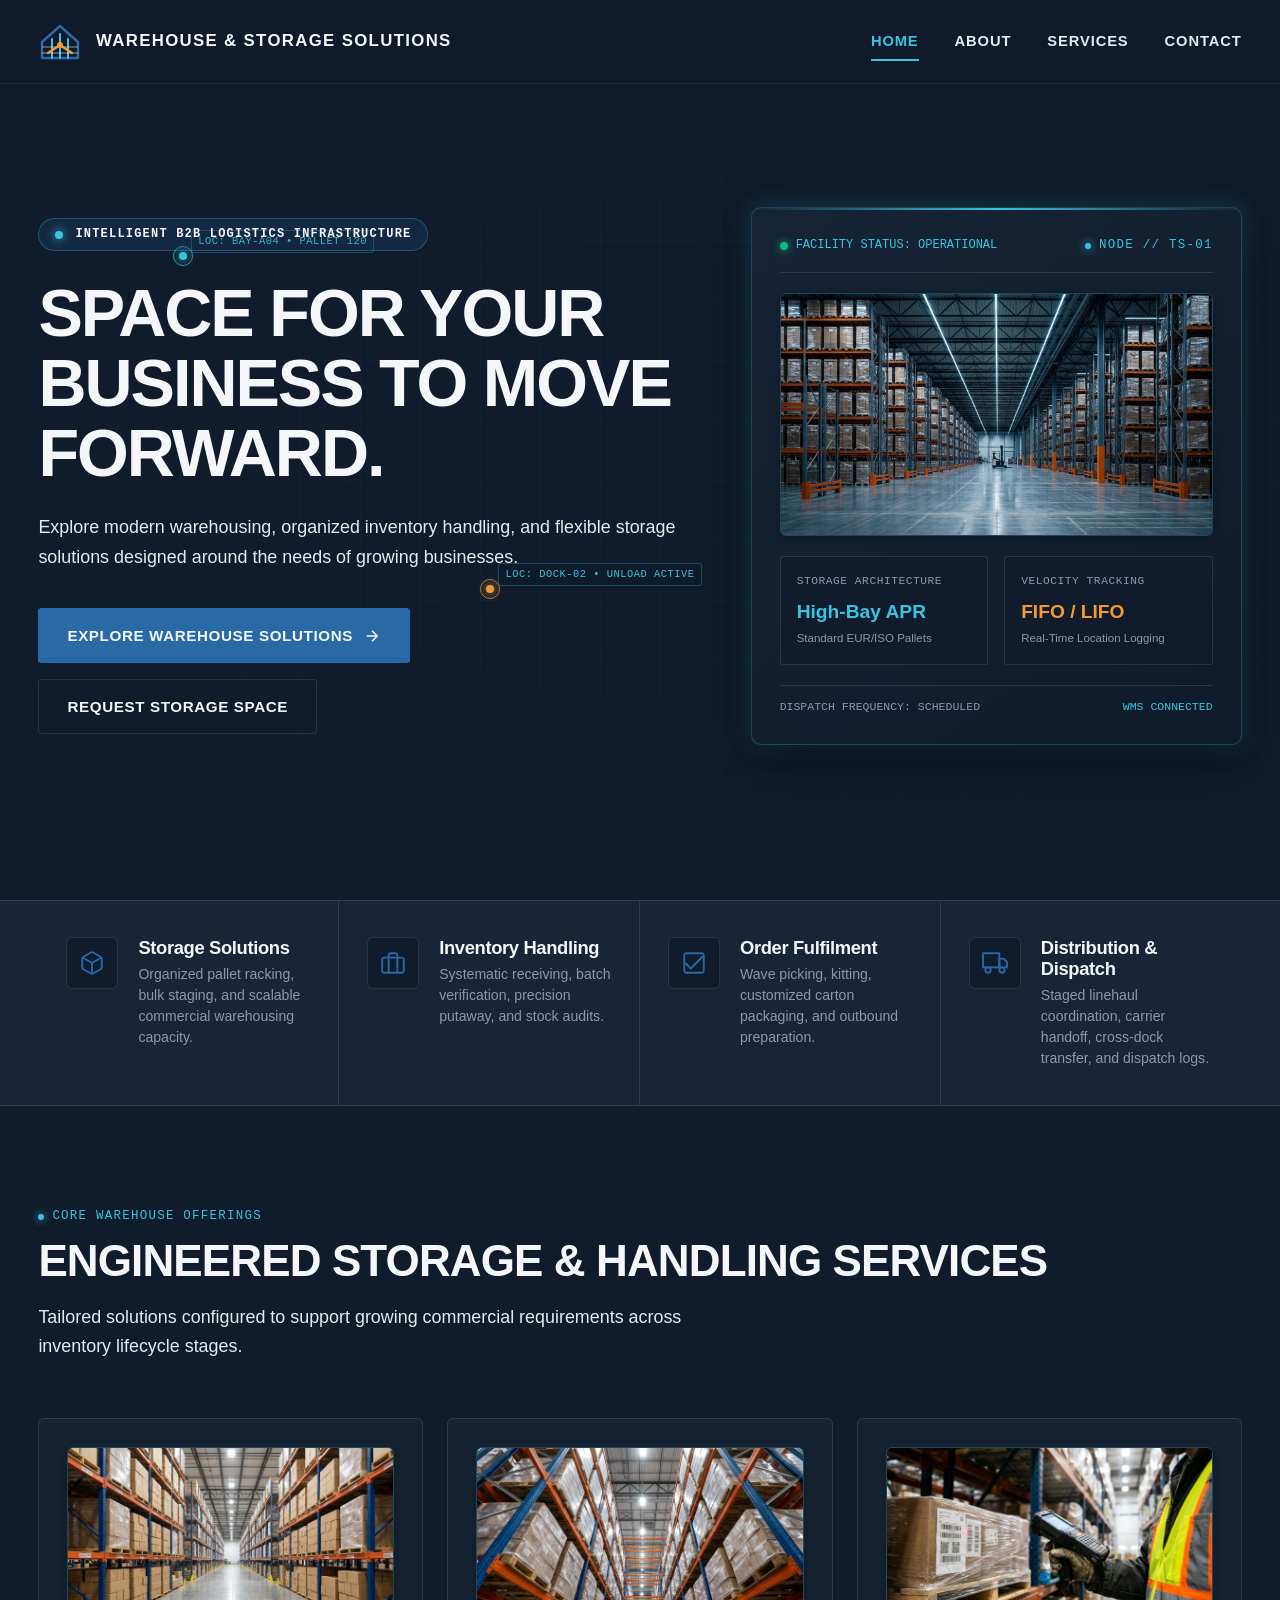
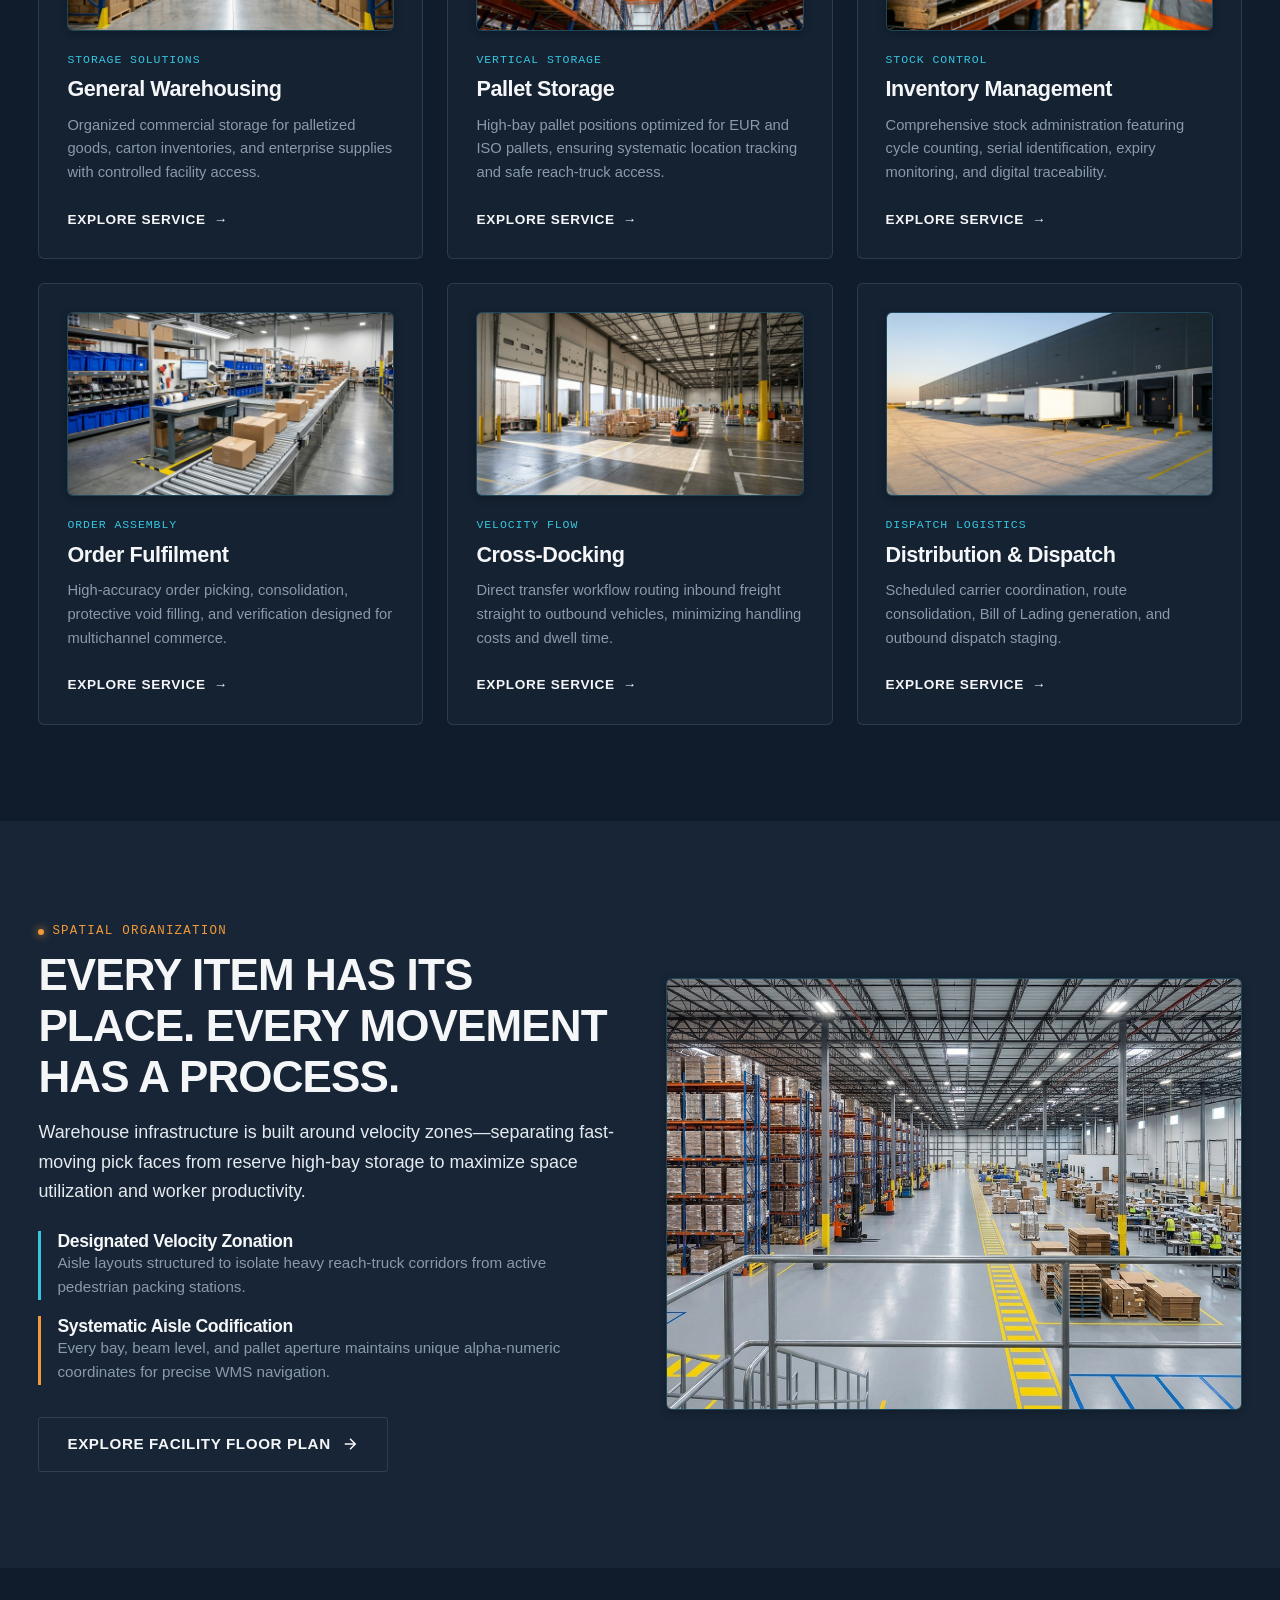
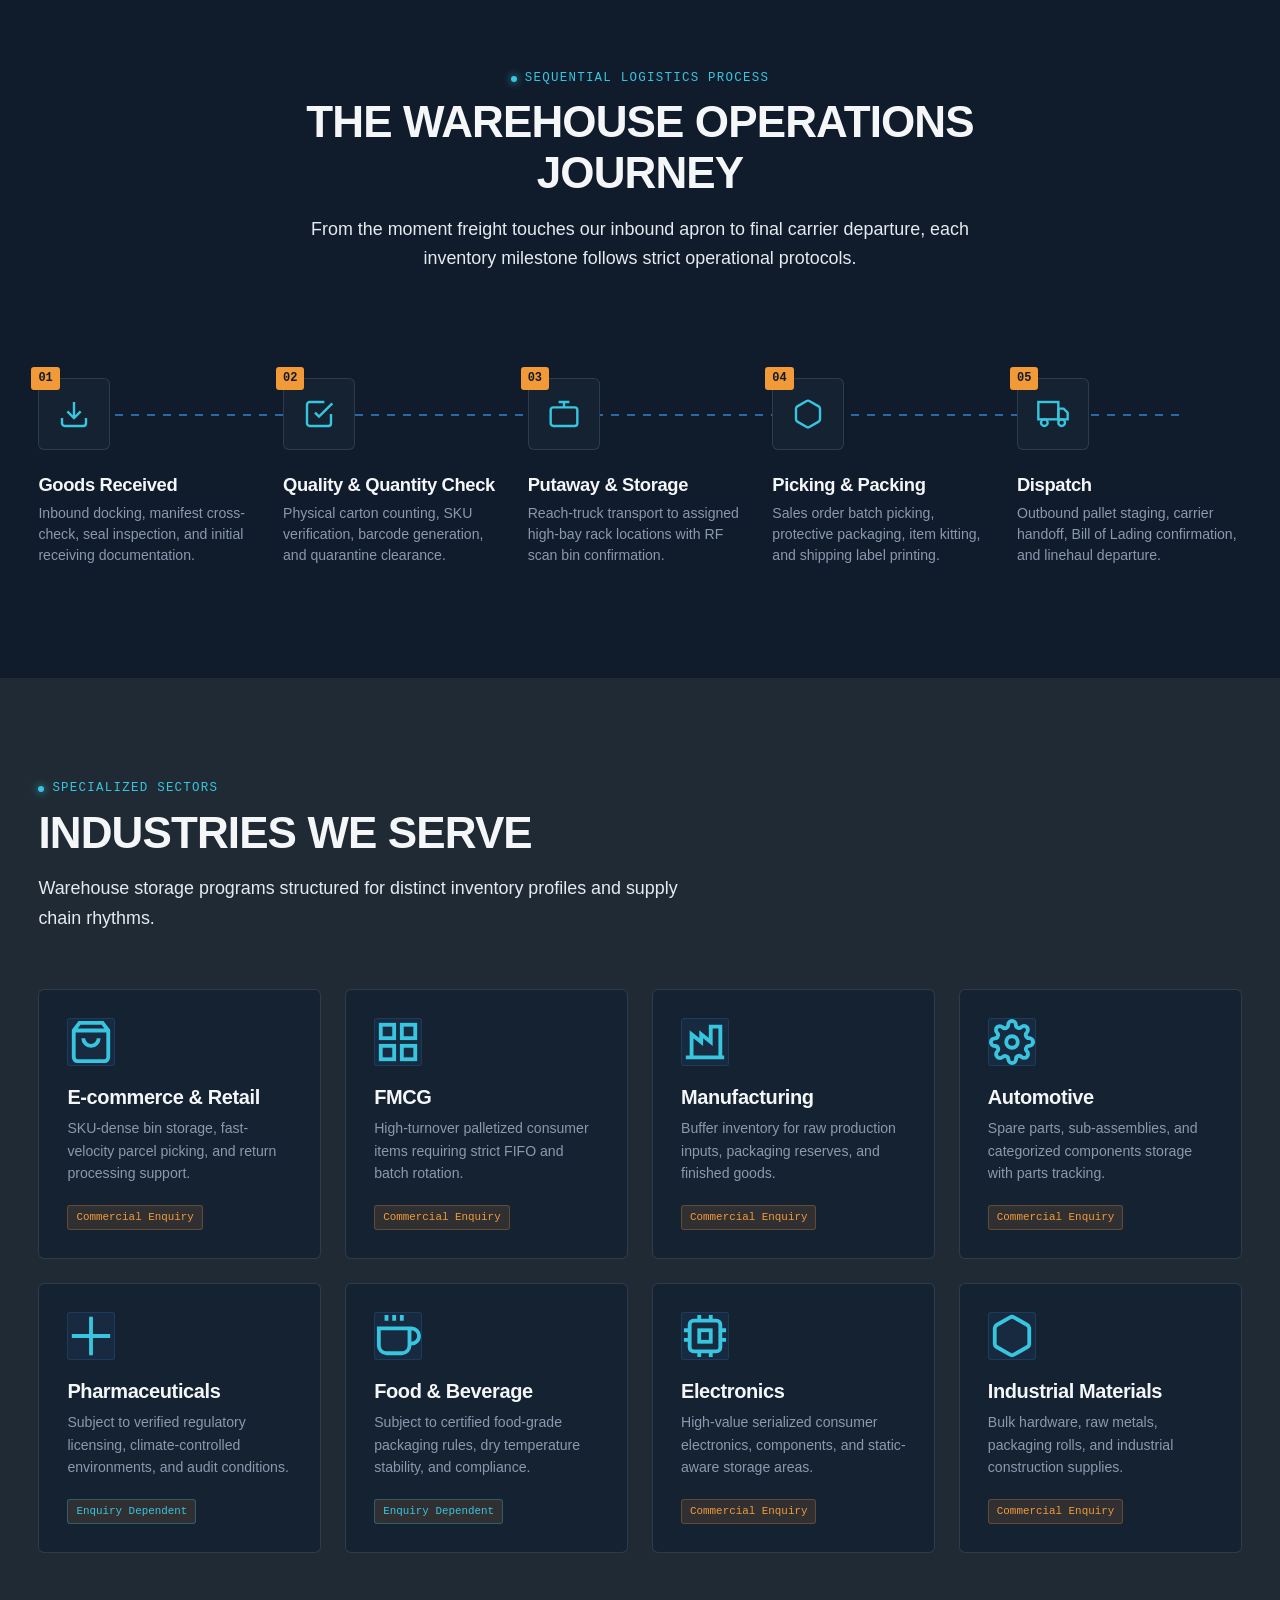
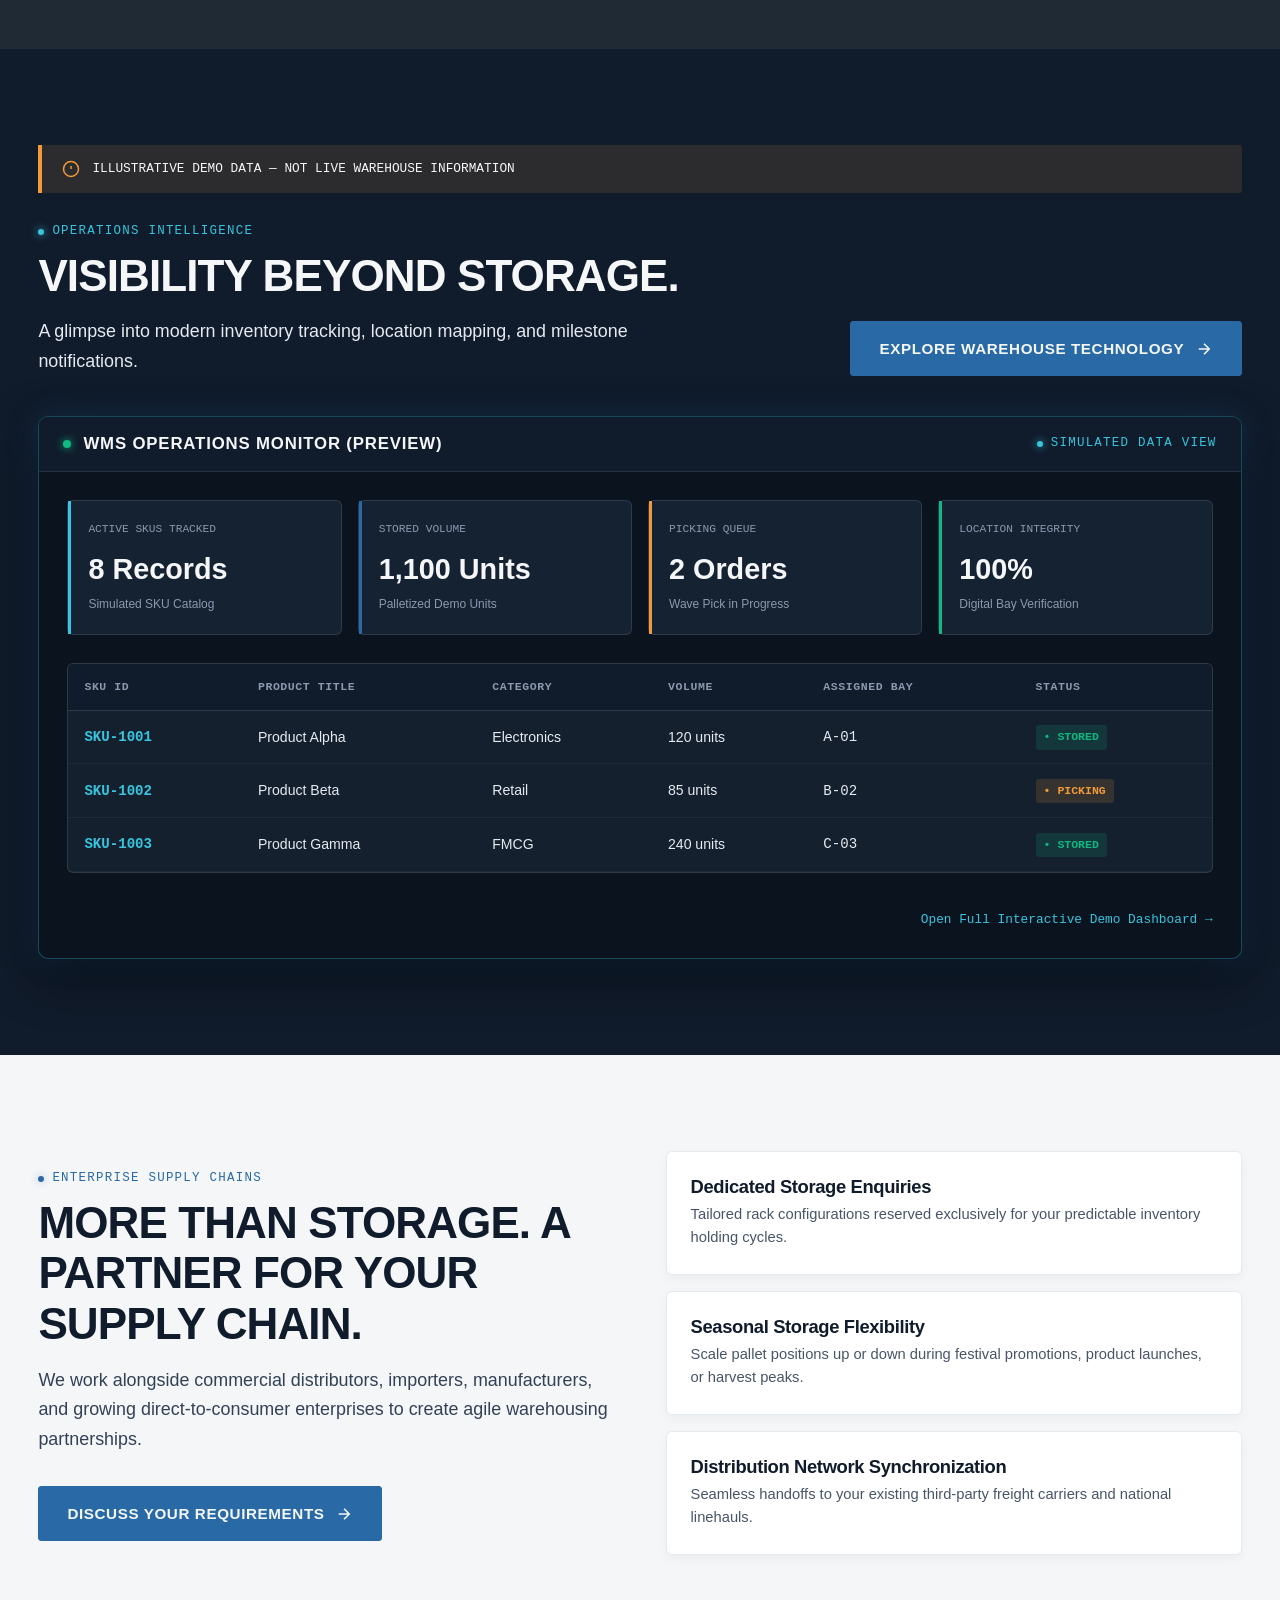
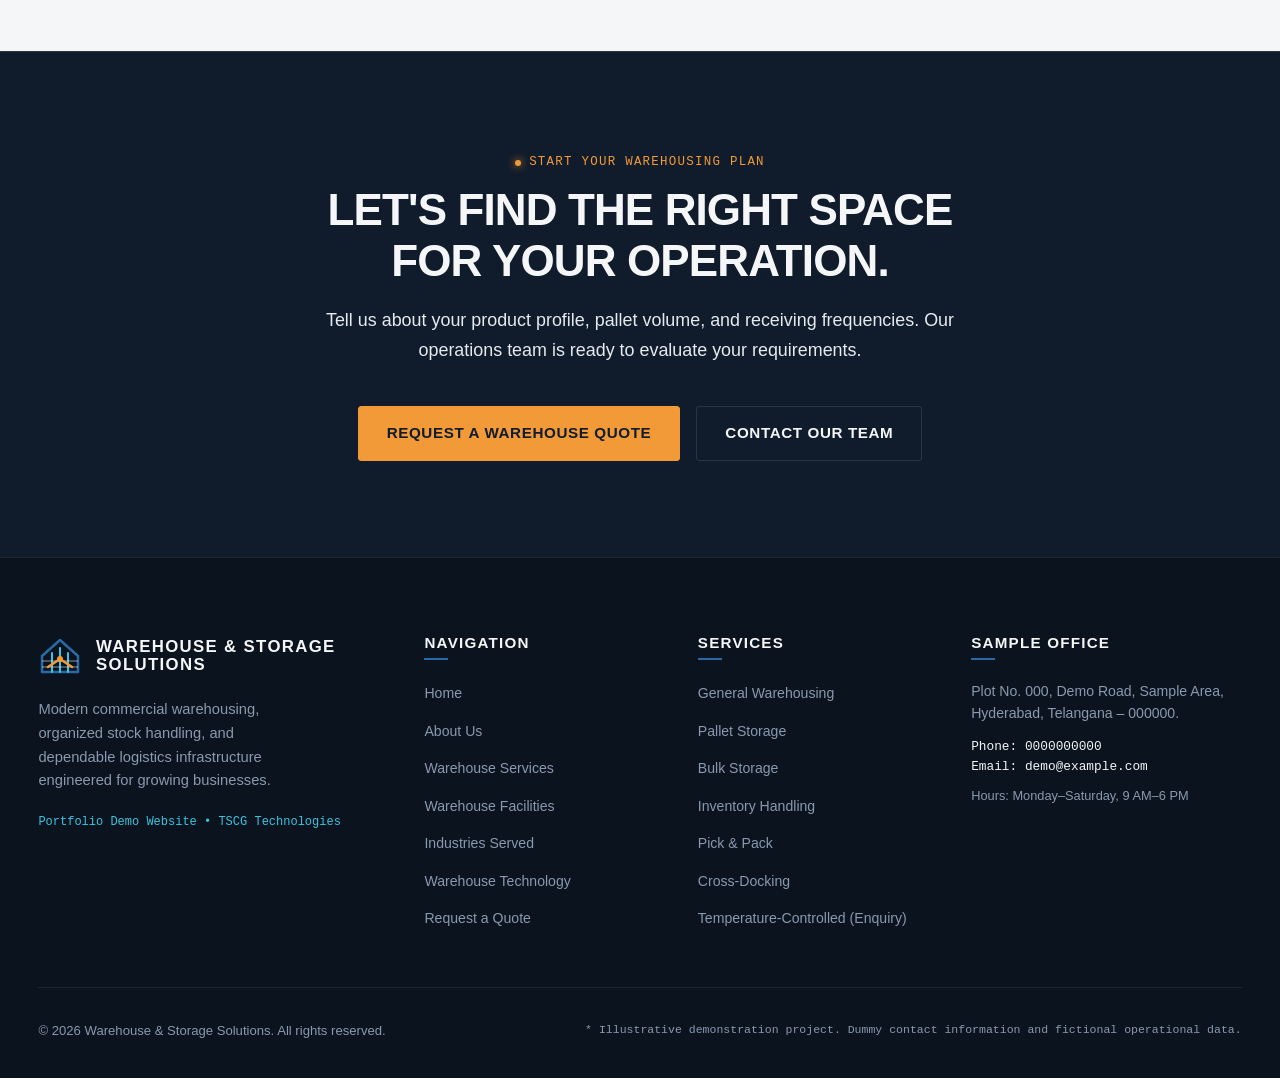
<file: index.html>
<!DOCTYPE html>
<html lang="en">
<head>
  <meta charset="UTF-8">
  <meta name="viewport" content="width=device-width, initial-scale=1.0">
  <title>Warehouse & Storage Solutions | Industrial Warehousing & 3PL Logistics</title>
  <meta name="description" content="Modern warehousing, organized inventory handling, and flexible industrial storage solutions engineered for enterprise supply chains.">
  <meta property="og:title" content="Warehouse & Storage Solutions — Intelligent Industrial Warehousing">
  <meta property="og:description" content="Explore modern warehousing, organized inventory handling, and flexible storage solutions designed around growing businesses.">
  <meta property="og:type" content="website">
  <meta property="og:image" content="images/hero-cinematic-warehouse.jpeg">
  <link rel="canonical" href="https://demo.example.com/warehouse-company/index.html">
  <link rel="stylesheet" href="css/style.css">
</head>
<body>

    <!-- ==================== 1. PREMIUM NAVIGATION ==================== -->
  <header class="site-header" role="banner">
    <div class="container nav-container">
      <a href="index.html" class="brand-link" aria-label="Warehouse and Storage Solutions Home">
        <svg class="brand-symbol" viewBox="0 0 44 44" fill="none" xmlns="http://www.w3.org/2000/svg" aria-hidden="true">
          <path d="M4 22L22 6L40 22V38H4V22Z" stroke="#2869A6" stroke-width="2.5" stroke-linejoin="round"/>
          <path d="M14 19V38M22 14V38M30 19V38" stroke="#37C5DF" stroke-width="2" stroke-linecap="round"/>
          <path d="M4 27H40M4 33H40" stroke="rgba(229, 234, 240, 0.4)" stroke-width="1.5"/>
          <path d="M10 33L22 25L34 33" stroke="#F29A38" stroke-width="2.5" stroke-linecap="round" stroke-linejoin="round"/>
          <circle cx="22" cy="25" r="3" fill="#F29A38"/>
        </svg>
        <div class="brand-text-block">
          <span class="brand-title">WAREHOUSE &amp; STORAGE SOLUTIONS</span>
        </div>
      </a>

      <nav class="nav-menu" aria-label="Main Navigation">
        <a href="index.html" class="nav-link">Home</a>
        <a href="about.html" class="nav-link">About</a>
        <a href="services.html" class="nav-link">Services</a>
        <a href="contact.html" class="nav-link">Contact</a>
      </nav>

      <button class="menu-toggle" aria-label="Toggle navigation menu" aria-expanded="false">
        <span></span>
        <span></span>
        <span></span>
      </button>
    </div>
  </header>

    <!-- Mobile Drawer -->
  <div class="mobile-drawer" role="dialog" aria-modal="true" aria-label="Mobile Navigation">
    <div class="mobile-links">
      <a href="index.html" class="mobile-link">Home <span>&rarr;</span></a>
      <a href="about.html" class="mobile-link">About Us <span>&rarr;</span></a>
      <a href="services.html" class="mobile-link">Services <span>&rarr;</span></a>
      <a href="contact.html" class="mobile-link">Contact <span>&rarr;</span></a>
    </div>
    <div class="mobile-drawer-footer">
      <a href="contact.html" class="btn btn-orange" style="width: 100%;">Request Storage Space</a>
    </div>
  </div>

  <main id="main-content">

    <!-- ==================== 2. CINEMATIC WAREHOUSE HERO ==================== -->
    <section class="hero" aria-labelledby="hero-title">
      <div class="warehouse-grid-bg" aria-hidden="true"></div>

      <!-- Moving Inventory Location Indicators -->
      <div class="locator-node" style="top: 28%; left: 14%;" aria-hidden="true">
        <span class="locator-tag">LOC: BAY-A04 &bull; PALLET 120</span>
      </div>
      <div class="locator-node locator-node--orange" style="top: 65%; left: 38%;" aria-hidden="true">
        <span class="locator-tag">LOC: DOCK-02 &bull; UNLOAD ACTIVE</span>
      </div>
      <div class="locator-node" style="top: 35%; right: 22%;" aria-hidden="true">
        <span class="locator-tag">LOC: BAY-C12 &bull; FIFO STAGED</span>
      </div>

      <div class="container hero-content">
        <div class="hero-grid">
          <div>
            <div class="hero-badge reveal">
              <span class="hero-badge-dot"></span>
              <span class="hero-badge-text">Intelligent B2B Logistics Infrastructure</span>
            </div>
            <h1 id="hero-title" class="heading-editorial hero-headline reveal reveal-delay-1">
              SPACE FOR YOUR BUSINESS TO MOVE FORWARD.
            </h1>
            <p class="text-lead hero-description reveal reveal-delay-2">
              Explore modern warehousing, organized inventory handling, and flexible storage solutions designed around the needs of growing businesses.
            </p>
            <div class="hero-btn-group reveal reveal-delay-3">
              <a href="services.html" class="btn btn-primary">
                Explore Warehouse Solutions
                <svg viewBox="0 0 24 24" fill="none" stroke="currentColor" stroke-width="2"><path d="M5 12h14M12 5l7 7-7 7"/></svg>
              </a>
              <a href="contact.html" class="btn btn-outline">
                Request Storage Space
              </a>
            </div>
          </div>

          <!-- Hero Telemetry & Visual Showcase -->
          <div class="reveal reveal-delay-2">
            <div class="hero-telemetry-card">
              <div class="telemetry-header">
                <div class="telemetry-status">
                  <span class="pulse-dot"></span>
                  FACILITY STATUS: OPERATIONAL
                </div>
                <span class="text-technical">NODE // TS-01</span>
              </div>

              <!-- Image: images/hero-cinematic-warehouse.jpeg -->
              <div class="img-container aspect-16-9" style="margin-bottom: 1.25rem;">
  <img src="images/hero-cinematic-warehouse.jpeg" alt="Cinematic high-rack industrial warehouse interior with pallets and equipment" loading="eager">
</div>

              <div class="telemetry-grid">
                <div class="telemetry-item">
                  <div class="telemetry-label">Storage Architecture</div>
                  <div class="telemetry-val telemetry-val--cyan">High-Bay APR</div>
                  <div style="font-size: 0.72rem; color: var(--mid-grey); margin-top: 2px;">Standard EUR/ISO Pallets</div>
                </div>
                <div class="telemetry-item">
                  <div class="telemetry-label">Velocity Tracking</div>
                  <div class="telemetry-val telemetry-val--orange">FIFO / LIFO</div>
                  <div style="font-size: 0.72rem; color: var(--mid-grey); margin-top: 2px;">Real-Time Location Logging</div>
                </div>
              </div>

              <div style="display: flex; align-items: center; justify-content: space-between; font-family: var(--font-mono); font-size: 0.72rem; color: var(--mid-grey); border-top: 1px solid var(--dark-border); pt: 0.75rem; padding-top: 0.75rem;">
                <span>DISPATCH FREQUENCY: SCHEDULED</span>
                <span style="color: var(--electric-cyan);">WMS CONNECTED</span>
              </div>
            </div>
          </div>
        </div>
      </div>
    </section>

    <!-- ==================== 3. WAREHOUSE CAPABILITIES STRIP ==================== -->
    <section class="capabilities-strip" aria-label="Core Warehouse Capabilities">
      <div class="container">
        <div class="capabilities-grid">
          <div class="capability-item reveal">
            <div class="capability-icon">
              <svg viewBox="0 0 24 24" fill="none" stroke="currentColor" stroke-width="1.75">
                <path d="M21 16V8a2 2 0 0 0-1-1.73l-7-4a2 2 0 0 0-2 0l-7 4A2 2 0 0 0 3 8v8a2 2 0 0 0 1 1.73l7 4a2 2 0 0 0 2 0l7-4A2 2 0 0 0 21 16z"/>
                <polyline points="3.27 6.96 12 12.01 20.73 6.96"/>
                <line x1="12" y1="22.08" x2="12" y2="12"/>
              </svg>
            </div>
            <div class="capability-content">
              <h3>Storage Solutions</h3>
              <p>Organized pallet racking, bulk staging, and scalable commercial warehousing capacity.</p>
            </div>
          </div>

          <div class="capability-item reveal reveal-delay-1">
            <div class="capability-icon">
              <svg viewBox="0 0 24 24" fill="none" stroke="currentColor" stroke-width="1.75">
                <rect x="2" y="7" width="20" height="14" rx="2" ry="2"/>
                <path d="M16 21V5a2 2 0 0 0-2-2h-4a2 2 0 0 0-2 2v16"/>
              </svg>
            </div>
            <div class="capability-content">
              <h3>Inventory Handling</h3>
              <p>Systematic receiving, batch verification, precision putaway, and stock audits.</p>
            </div>
          </div>

          <div class="capability-item reveal reveal-delay-2">
            <div class="capability-icon">
              <svg viewBox="0 0 24 24" fill="none" stroke="currentColor" stroke-width="1.75">
                <polyline points="20 6 9 17 4 12"/>
                <rect x="3" y="3" width="18" height="18" rx="2"/>
              </svg>
            </div>
            <div class="capability-content">
              <h3>Order Fulfilment</h3>
              <p>Wave picking, kitting, customized carton packaging, and outbound preparation.</p>
            </div>
          </div>

          <div class="capability-item reveal reveal-delay-3">
            <div class="capability-icon">
              <svg viewBox="0 0 24 24" fill="none" stroke="currentColor" stroke-width="1.75">
                <rect x="1" y="3" width="15" height="13"/>
                <polygon points="16 8 20 8 23 11 23 16 16 16 16 8"/>
                <circle cx="5.5" cy="18.5" r="2.5"/>
                <circle cx="18.5" cy="18.5" r="2.5"/>
              </svg>
            </div>
            <div class="capability-content">
              <h3>Distribution &amp; Dispatch</h3>
              <p>Staged linehaul coordination, carrier handoff, cross-dock transfer, and dispatch logs.</p>
            </div>
          </div>
        </div>
      </div>
    </section>

    <!-- ==================== 4. WAREHOUSE SERVICES ==================== -->
    <section class="section-padding bg-midnight" aria-labelledby="services-section-title">
      <div class="container">
        <div style="margin-bottom: 3.5rem;" class="reveal">
          <span class="text-technical">Core Warehouse Offerings</span>
          <h2 id="services-section-title" class="heading-section" style="margin-top: 0.5rem;">
            Engineered Storage &amp; Handling Services
          </h2>
          <p class="text-lead">
            Tailored solutions configured to support growing commercial requirements across inventory lifecycle stages.
          </p>
        </div>

        <div class="grid-3">
          <!-- Card 1 -->
          <article class="service-card reveal">
            <div class="service-card-media">
              <!-- Image: images/service-general-warehousing.jpeg -->
              <div class="img-container aspect-16-9">
  <img src="images/service-general-warehousing.jpeg" alt="General warehousing facility showing structured commercial goods storage" loading="lazy">
</div>
            </div>
            <span class="service-category">Storage Solutions</span>
            <h3 class="service-card-title">General Warehousing</h3>
            <p class="service-card-desc">
              Organized commercial storage for palletized goods, carton inventories, and enterprise supplies with controlled facility access.
            </p>
            <a href="services.html#general" class="service-card-link">Explore Service <span>&rarr;</span></a>
          </article>

          <!-- Card 2 -->
          <article class="service-card reveal reveal-delay-1">
            <div class="service-card-media">
              <!-- Image: images/service-pallet-storage.jpeg -->
              <div class="img-container aspect-16-9">
  <img src="images/service-pallet-storage.jpeg" alt="Pallet storage racks with reach forklift access" loading="lazy">
</div>
            </div>
            <span class="service-category">Vertical Storage</span>
            <h3 class="service-card-title">Pallet Storage</h3>
            <p class="service-card-desc">
              High-bay pallet positions optimized for EUR and ISO pallets, ensuring systematic location tracking and safe reach-truck access.
            </p>
            <a href="services.html#pallet" class="service-card-link">Explore Service <span>&rarr;</span></a>
          </article>

          <!-- Card 3 -->
          <article class="service-card reveal reveal-delay-2">
            <div class="service-card-media">
              <!-- Image: images/service-inventory-management.jpeg -->
              <div class="img-container aspect-16-9">
  <img src="images/service-inventory-management.jpeg" alt="Inventory manager scanning barcodes with handheld terminal" loading="lazy">
</div>
            </div>
            <span class="service-category">Stock Control</span>
            <h3 class="service-card-title">Inventory Management</h3>
            <p class="service-card-desc">
              Comprehensive stock administration featuring cycle counting, serial identification, expiry monitoring, and digital traceability.
            </p>
            <a href="services.html#inventory" class="service-card-link">Explore Service <span>&rarr;</span></a>
          </article>

          <!-- Card 4 -->
          <article class="service-card reveal">
            <div class="service-card-media">
              <!-- Image: images/service-order-fulfilment.jpeg -->
              <div class="img-container aspect-16-9">
  <img src="images/service-order-fulfilment.jpeg" alt="Order fulfilment picking station with packing tables" loading="lazy">
</div>
            </div>
            <span class="service-category">Order Assembly</span>
            <h3 class="service-card-title">Order Fulfilment</h3>
            <p class="service-card-desc">
              High-accuracy order picking, consolidation, protective void filling, and verification designed for multichannel commerce.
            </p>
            <a href="services.html#fulfilment" class="service-card-link">Explore Service <span>&rarr;</span></a>
          </article>

          <!-- Card 5 -->
          <article class="service-card reveal reveal-delay-1">
            <div class="service-card-media">
              <!-- Image: images/service-cross-docking.jpeg -->
              <div class="img-container aspect-16-9">
  <img src="images/service-cross-docking.jpeg" alt="Cross docking staging area with goods moving directly between docks" loading="lazy">
</div>
            </div>
            <span class="service-category">Velocity Flow</span>
            <h3 class="service-card-title">Cross-Docking</h3>
            <p class="service-card-desc">
              Direct transfer workflow routing inbound freight straight to outbound vehicles, minimizing handling costs and dwell time.
            </p>
            <a href="services.html#crossdock" class="service-card-link">Explore Service <span>&rarr;</span></a>
          </article>

          <!-- Card 6 -->
          <article class="service-card reveal reveal-delay-2">
            <div class="service-card-media">
              <!-- Image: images/service-distribution-dispatch.jpeg -->
              <div class="img-container aspect-16-9">
  <img src="images/service-distribution-dispatch.jpeg" alt="Outbound warehouse loading docks with freight transport" loading="lazy">
</div>
            </div>
            <span class="service-category">Dispatch Logistics</span>
            <h3 class="service-card-title">Distribution &amp; Dispatch</h3>
            <p class="service-card-desc">
              Scheduled carrier coordination, route consolidation, Bill of Lading generation, and outbound dispatch staging.
            </p>
            <a href="services.html#distribution" class="service-card-link">Explore Service <span>&rarr;</span></a>
          </article>
        </div>
      </div>
    </section>

    <!-- ==================== 5. INSIDE THE WAREHOUSE (CINEMATIC) ==================== -->
    <section class="section-padding bg-deep" aria-labelledby="inside-section-title">
      <div class="container">
        <div class="grid-split">
          <div class="reveal">
            <span class="text-technical text-technical--orange">Spatial Organization</span>
            <h2 id="inside-section-title" class="heading-section" style="margin-top: 0.5rem;">
              EVERY ITEM HAS ITS PLACE. EVERY MOVEMENT HAS A PROCESS.
            </h2>
            <p class="text-lead" style="margin-bottom: 1.5rem;">
              Warehouse infrastructure is built around velocity zones—separating fast-moving pick faces from reserve high-bay storage to maximize space utilization and worker productivity.
            </p>
            
            <div style="display: flex; flex-direction: column; gap: 1rem; margin-bottom: 2rem;">
              <div style="border-left: 3px solid var(--electric-cyan); padding-left: 1rem;">
                <h4 style="font-size: 1.1rem; color: var(--cool-white);">Designated Velocity Zonation</h4>
                <p class="text-muted">Aisle layouts structured to isolate heavy reach-truck corridors from active pedestrian packing stations.</p>
              </div>
              <div style="border-left: 3px solid var(--industrial-orange); padding-left: 1rem;">
                <h4 style="font-size: 1.1rem; color: var(--cool-white);">Systematic Aisle Codification</h4>
                <p class="text-muted">Every bay, beam level, and pallet aperture maintains unique alpha-numeric coordinates for precise WMS navigation.</p>
              </div>
            </div>

            <a href="facilities.html" class="btn btn-outline">
              Explore Facility Floor Plan
              <svg viewBox="0 0 24 24" fill="none" stroke="currentColor" stroke-width="2"><path d="M5 12h14M12 5l7 7-7 7"/></svg>
            </a>
          </div>

          <div class="reveal reveal-delay-2">
            <!-- Image: images/inside-warehouse-panoramic.jpeg -->
            <div class="img-container aspect-4-3">
  <img src="images/inside-warehouse-panoramic.jpeg" alt="Expansive warehouse environment showing high storage racks, receiving area, and dispatch zone" loading="lazy">
</div>
          </div>
        </div>
      </div>
    </section>

    <!-- ==================== 6. WAREHOUSE OPERATIONS JOURNEY ==================== -->
    <section class="section-padding bg-midnight" aria-labelledby="journey-title">
      <div class="container">
        <div style="text-align: center; max-width: 720px; margin: 0 auto 3.5rem;" class="reveal">
          <span class="text-technical">Sequential Logistics Process</span>
          <h2 id="journey-title" class="heading-section" style="margin-top: 0.5rem;">
            The Warehouse Operations Journey
          </h2>
          <p class="text-lead" style="margin: 0 auto;">
            From the moment freight touches our inbound apron to final carrier departure, each inventory milestone follows strict operational protocols.
          </p>
        </div>

        <div class="operations-journey">
          <div class="operations-track">
            <!-- Milestone 01 -->
            <div class="operation-step reveal">
              <div class="step-node">
                <span class="step-number">01</span>
                <svg class="step-icon" viewBox="0 0 24 24" fill="none" stroke="currentColor" stroke-width="1.8">
                  <path d="M21 15v4a2 2 0 0 1-2 2H5a2 2 0 0 1-2-2v-4M7 10l5 5 5-5M12 15V3"/>
                </svg>
              </div>
              <h3 class="step-title">Goods Received</h3>
              <p class="step-desc">Inbound docking, manifest cross-check, seal inspection, and initial receiving documentation.</p>
            </div>

            <!-- Milestone 02 -->
            <div class="operation-step reveal reveal-delay-1">
              <div class="step-node">
                <span class="step-number">02</span>
                <svg class="step-icon" viewBox="0 0 24 24" fill="none" stroke="currentColor" stroke-width="1.8">
                  <path d="M9 11l3 3L22 4M21 12v7a2 2 0 0 1-2 2H5a2 2 0 0 1-2-2V5a2 2 0 0 1 2-2h11"/>
                </svg>
              </div>
              <h3 class="step-title">Quality &amp; Quantity Check</h3>
              <p class="step-desc">Physical carton counting, SKU verification, barcode generation, and quarantine clearance.</p>
            </div>

            <!-- Milestone 03 -->
            <div class="operation-step reveal reveal-delay-2">
              <div class="step-node">
                <span class="step-number">03</span>
                <svg class="step-icon" viewBox="0 0 24 24" fill="none" stroke="currentColor" stroke-width="1.8">
                  <rect x="2" y="7" width="20" height="14" rx="2"/>
                  <path d="M12 7V3M8 3h8"/>
                </svg>
              </div>
              <h3 class="step-title">Putaway &amp; Storage</h3>
              <p class="step-desc">Reach-truck transport to assigned high-bay rack locations with RF scan bin confirmation.</p>
            </div>

            <!-- Milestone 04 -->
            <div class="operation-step reveal reveal-delay-3">
              <div class="step-node">
                <span class="step-number">04</span>
                <svg class="step-icon" viewBox="0 0 24 24" fill="none" stroke="currentColor" stroke-width="1.8">
                  <path d="M21 16V8a2 2 0 0 0-1-1.73l-7-4a2 2 0 0 0-2 0l-7 4A2 2 0 0 0 3 8v8a2 2 0 0 0 1 1.73l7 4a2 2 0 0 0 2 0l7-4A2 2 0 0 0 21 16z"/>
                </svg>
              </div>
              <h3 class="step-title">Picking &amp; Packing</h3>
              <p class="step-desc">Sales order batch picking, protective packaging, item kitting, and shipping label printing.</p>
            </div>

            <!-- Milestone 05 -->
            <div class="operation-step reveal reveal-delay-4">
              <div class="step-node">
                <span class="step-number">05</span>
                <svg class="step-icon" viewBox="0 0 24 24" fill="none" stroke="currentColor" stroke-width="1.8">
                  <rect x="1" y="3" width="15" height="13"/>
                  <polygon points="16 8 20 8 23 11 23 16 16 16 16 8"/>
                  <circle cx="5.5" cy="18.5" r="2.5"/>
                  <circle cx="18.5" cy="18.5" r="2.5"/>
                </svg>
              </div>
              <h3 class="step-title">Dispatch</h3>
              <p class="step-desc">Outbound pallet staging, carrier handoff, Bill of Lading confirmation, and linehaul departure.</p>
            </div>
          </div>
        </div>
      </div>
    </section>

    <!-- ==================== 7. INDUSTRIES WE SERVE ==================== -->
    <section class="section-padding bg-charcoal" aria-labelledby="industries-title">
      <div class="container">
        <div style="margin-bottom: 3.5rem;" class="reveal">
          <span class="text-technical">Specialized Sectors</span>
          <h2 id="industries-title" class="heading-section" style="margin-top: 0.5rem;">
            Industries We Serve
          </h2>
          <p class="text-lead">
            Warehouse storage programs structured for distinct inventory profiles and supply chain rhythms.
          </p>
        </div>

        <div class="industry-grid">
          <!-- Sector 1 -->
          <article class="industry-card reveal">
            <div class="industry-icon-box">
              <svg viewBox="0 0 24 24" fill="none" stroke="currentColor" stroke-width="2"><path d="M6 2L3 6v14a2 2 0 0 0 2 2h14a2 2 0 0 0 2-2V6l-3-4zM3 6h18M16 10a4 4 0 0 1-8 0"/></svg>
            </div>
            <h3>E-commerce &amp; Retail</h3>
            <p>SKU-dense bin storage, fast-velocity parcel picking, and return processing support.</p>
            <span class="industry-tag">Commercial Enquiry</span>
          </article>

          <!-- Sector 2 -->
          <article class="industry-card reveal reveal-delay-1">
            <div class="industry-icon-box">
              <svg viewBox="0 0 24 24" fill="none" stroke="currentColor" stroke-width="2"><rect x="3" y="3" width="7" height="7"/><rect x="14" y="3" width="7" height="7"/><rect x="14" y="14" width="7" height="7"/><rect x="3" y="14" width="7" height="7"/></svg>
            </div>
            <h3>FMCG</h3>
            <p>High-turnover palletized consumer items requiring strict FIFO and batch rotation.</p>
            <span class="industry-tag">Commercial Enquiry</span>
          </article>

          <!-- Sector 3 -->
          <article class="industry-card reveal reveal-delay-2">
            <div class="industry-icon-box">
              <svg viewBox="0 0 24 24" fill="none" stroke="currentColor" stroke-width="2"><path d="M2 20h20M5 20V8l5 4V8l5 4V4h5v16"/></svg>
            </div>
            <h3>Manufacturing</h3>
            <p>Buffer inventory for raw production inputs, packaging reserves, and finished goods.</p>
            <span class="industry-tag">Commercial Enquiry</span>
          </article>

          <!-- Sector 4 -->
          <article class="industry-card reveal reveal-delay-3">
            <div class="industry-icon-box">
              <svg viewBox="0 0 24 24" fill="none" stroke="currentColor" stroke-width="2"><circle cx="12" cy="12" r="3"/><path d="M19.4 15a1.65 1.65 0 0 0 .33 1.82l.06.06a2 2 0 0 1 0 2.83 2 2 0 0 1-2.83 0l-.06-.06a1.65 1.65 0 0 0-1.82-.33 1.65 1.65 0 0 0-1 1.51V21a2 2 0 0 1-2 2 2 2 0 0 1-2-2v-.09A1.65 1.65 0 0 0 9 19.4a1.65 1.65 0 0 0-1.82.33l-.06.06a2 2 0 0 1-2.83 0 2 2 0 0 1 0-2.83l.06-.06a1.65 1.65 0 0 0 .33-1.82 1.65 1.65 0 0 0-1.51-1H3a2 2 0 0 1-2-2 2 2 0 0 1 2-2h.09A1.65 1.65 0 0 0 4.6 9a1.65 1.65 0 0 0-.33-1.82l-.06-.06a2 2 0 0 1 0-2.83 2 2 0 0 1 2.83 0l.06.06a1.65 1.65 0 0 0 1.82.33H9a1.65 1.65 0 0 0 1-1.51V3a2 2 0 0 1 2-2 2 2 0 0 1 2 2v.09a1.65 1.65 0 0 0 1 1.51 1.65 1.65 0 0 0 1.82-.33l.06-.06a2 2 0 0 1 2.83 0 2 2 0 0 1 0 2.83l-.06.06a1.65 1.65 0 0 0-.33 1.82V9a1.65 1.65 0 0 0 1.51 1H21a2 2 0 0 1 2 2 2 2 0 0 1-2 2h-.09a1.65 1.65 0 0 0-1.51 1z"/></svg>
            </div>
            <h3>Automotive</h3>
            <p>Spare parts, sub-assemblies, and categorized components storage with parts tracking.</p>
            <span class="industry-tag">Commercial Enquiry</span>
          </article>

          <!-- Sector 5 (Enquiry-dependent) -->
          <article class="industry-card reveal">
            <div class="industry-icon-box">
              <svg viewBox="0 0 24 24" fill="none" stroke="currentColor" stroke-width="2"><path d="M12 2v20M2 12h20"/></svg>
            </div>
            <h3>Pharmaceuticals</h3>
            <p>Subject to verified regulatory licensing, climate-controlled environments, and audit conditions.</p>
            <span class="industry-tag" style="color: var(--electric-cyan); border-color: rgba(55,197,223,0.3);">Enquiry Dependent</span>
          </article>

          <!-- Sector 6 (Enquiry-dependent) -->
          <article class="industry-card reveal reveal-delay-1">
            <div class="industry-icon-box">
              <svg viewBox="0 0 24 24" fill="none" stroke="currentColor" stroke-width="2"><path d="M18 8h1a4 4 0 0 1 0 8h-1M2 8h16v9a4 4 0 0 1-4 4H6a4 4 0 0 1-4-4V8zM6 1v3M10 1v3M14 1v3"/></svg>
            </div>
            <h3>Food &amp; Beverage</h3>
            <p>Subject to certified food-grade packaging rules, dry temperature stability, and compliance.</p>
            <span class="industry-tag" style="color: var(--electric-cyan); border-color: rgba(55,197,223,0.3);">Enquiry Dependent</span>
          </article>

          <!-- Sector 7 -->
          <article class="industry-card reveal reveal-delay-2">
            <div class="industry-icon-box">
              <svg viewBox="0 0 24 24" fill="none" stroke="currentColor" stroke-width="2"><rect x="4" y="4" width="16" height="16" rx="2"/><rect x="9" y="9" width="6" height="6"/><line x1="9" y1="1" x2="9" y2="4"/><line x1="15" y1="1" x2="15" y2="4"/><line x1="9" y1="20" x2="9" y2="23"/><line x1="15" y1="20" x2="15" y2="23"/><line x1="20" y1="9" x2="23" y2="9"/><line x1="20" y1="14" x2="23" y2="14"/><line x1="1" y1="9" x2="4" y2="9"/><line x1="1" y1="14" x2="4" y2="14"/></svg>
            </div>
            <h3>Electronics</h3>
            <p>High-value serialized consumer electronics, components, and static-aware storage areas.</p>
            <span class="industry-tag">Commercial Enquiry</span>
          </article>

          <!-- Sector 8 -->
          <article class="industry-card reveal reveal-delay-3">
            <div class="industry-icon-box">
              <svg viewBox="0 0 24 24" fill="none" stroke="currentColor" stroke-width="2"><path d="M21 16V8a2 2 0 0 0-1-1.73l-7-4a2 2 0 0 0-2 0l-7 4A2 2 0 0 0 3 8v8a2 2 0 0 0 1 1.73l7 4a2 2 0 0 0 2 0l7-4A2 2 0 0 0 21 16z"/></svg>
            </div>
            <h3>Industrial Materials</h3>
            <p>Bulk hardware, raw metals, packaging rolls, and industrial construction supplies.</p>
            <span class="industry-tag">Commercial Enquiry</span>
          </article>
        </div>
      </div>
    </section>

    <!-- ==================== 8. WAREHOUSE TECHNOLOGY PREVIEW ==================== -->
    <section class="section-padding bg-midnight" aria-labelledby="tech-preview-title">
      <div class="container">
        <div class="demo-banner">
          <svg viewBox="0 0 24 24" fill="none" stroke="currentColor" stroke-width="2"><circle cx="12" cy="12" r="10"/><line x1="12" y1="8" x2="12" y2="12"/><line x1="12" y1="16" x2="12.01" y2="16"/></svg>
          <span>ILLUSTRATIVE DEMO DATA — NOT LIVE WAREHOUSE INFORMATION</span>
        </div>

        <div style="display: flex; justify-content: space-between; align-items: flex-end; flex-wrap: wrap; gap: 1.5rem; margin-bottom: 2.5rem;" class="reveal">
          <div>
            <span class="text-technical">Operations Intelligence</span>
            <h2 id="tech-preview-title" class="heading-section" style="margin-top: 0.5rem;">
              VISIBILITY BEYOND STORAGE.
            </h2>
            <p class="text-lead">
              A glimpse into modern inventory tracking, location mapping, and milestone notifications.
            </p>
          </div>
          <a href="technology.html" class="btn btn-primary">
            Explore Warehouse Technology
            <svg viewBox="0 0 24 24" fill="none" stroke="currentColor" stroke-width="2"><path d="M5 12h14M12 5l7 7-7 7"/></svg>
          </a>
        </div>

        <!-- Dashboard Visual Snapshot -->
        <div class="dashboard-frame reveal">
          <div class="dashboard-topbar">
            <div class="dashboard-title-group">
              <span class="pulse-dot"></span>
              <span class="dashboard-title">WMS OPERATIONS MONITOR (PREVIEW)</span>
            </div>
            <span class="text-technical">SIMULATED DATA VIEW</span>
          </div>

          <div style="padding: 1.75rem;">
            <div class="dash-kpi-row">
              <div class="dash-kpi-card dash-kpi-card--cyan">
                <div class="kpi-title">Active SKUs Tracked</div>
                <div class="kpi-value">8 Records</div>
                <div class="kpi-sub">Simulated SKU Catalog</div>
              </div>
              <div class="dash-kpi-card">
                <div class="kpi-title">Stored Volume</div>
                <div class="kpi-value">1,100 Units</div>
                <div class="kpi-sub">Palletized Demo Units</div>
              </div>
              <div class="dash-kpi-card dash-kpi-card--orange">
                <div class="kpi-title">Picking Queue</div>
                <div class="kpi-value">2 Orders</div>
                <div class="kpi-sub">Wave Pick in Progress</div>
              </div>
              <div class="dash-kpi-card dash-kpi-card--green">
                <div class="kpi-title">Location Integrity</div>
                <div class="kpi-value">100%</div>
                <div class="kpi-sub">Digital Bay Verification</div>
              </div>
            </div>

            <div class="dash-table-container">
              <table class="dash-table">
                <thead>
                  <tr>
                    <th>SKU ID</th>
                    <th>Product Title</th>
                    <th>Category</th>
                    <th>Volume</th>
                    <th>Assigned Bay</th>
                    <th>Status</th>
                  </tr>
                </thead>
                <tbody>
                  <tr>
                    <td><span class="sku-badge">SKU-1001</span></td>
                    <td>Product Alpha</td>
                    <td>Electronics</td>
                    <td>120 units</td>
                    <td><code>A-01</code></td>
                    <td><span class="status-pill status-pill--stored">&bull; Stored</span></td>
                  </tr>
                  <tr>
                    <td><span class="sku-badge">SKU-1002</span></td>
                    <td>Product Beta</td>
                    <td>Retail</td>
                    <td>85 units</td>
                    <td><code>B-02</code></td>
                    <td><span class="status-pill status-pill--picking">&bull; Picking</span></td>
                  </tr>
                  <tr>
                    <td><span class="sku-badge">SKU-1003</span></td>
                    <td>Product Gamma</td>
                    <td>FMCG</td>
                    <td>240 units</td>
                    <td><code>C-03</code></td>
                    <td><span class="status-pill status-pill--stored">&bull; Stored</span></td>
                  </tr>
                </tbody>
              </table>
            </div>

            <div style="text-align: right; padding-top: 0.5rem;">
              <a href="technology.html" style="font-family: var(--font-mono); font-size: 0.8rem; color: var(--electric-cyan);">
                Open Full Interactive Demo Dashboard &rarr;
              </a>
            </div>
          </div>
        </div>
      </div>
    </section>

    <!-- ==================== 9. B2B SOLUTIONS ==================== -->
    <section class="section-padding bg-bright" aria-labelledby="b2b-title">
      <div class="container">
        <div class="grid-split">
          <div class="reveal">
            <span class="text-technical">Enterprise Supply Chains</span>
            <h2 id="b2b-title" class="heading-section" style="margin-top: 0.5rem; color: var(--midnight-navy);">
              MORE THAN STORAGE. A PARTNER FOR YOUR SUPPLY CHAIN.
            </h2>
            <p class="text-lead" style="color: #334155; margin-bottom: 2rem;">
              We work alongside commercial distributors, importers, manufacturers, and growing direct-to-consumer enterprises to create agile warehousing partnerships.
            </p>
            <a href="contact.html" class="btn btn-primary">
              Discuss Your Requirements
              <svg viewBox="0 0 24 24" fill="none" stroke="currentColor" stroke-width="2"><path d="M5 12h14M12 5l7 7-7 7"/></svg>
            </a>
          </div>

          <div class="reveal reveal-delay-2">
            <div style="display: grid; grid-template-columns: 1fr; gap: 1rem;">
              <div style="background: #ffffff; border: 1px solid var(--light-grey); padding: 1.5rem; border-radius: var(--radius-sm); box-shadow: 0 4px 12px rgba(0,0,0,0.04);">
                <h4 style="font-size: 1.15rem; color: var(--midnight-navy); margin-bottom: 0.35rem;">Dedicated Storage Enquiries</h4>
                <p style="color: #475569; font-size: 0.92rem;">Tailored rack configurations reserved exclusively for your predictable inventory holding cycles.</p>
              </div>
              <div style="background: #ffffff; border: 1px solid var(--light-grey); padding: 1.5rem; border-radius: var(--radius-sm); box-shadow: 0 4px 12px rgba(0,0,0,0.04);">
                <h4 style="font-size: 1.15rem; color: var(--midnight-navy); margin-bottom: 0.35rem;">Seasonal Storage Flexibility</h4>
                <p style="color: #475569; font-size: 0.92rem;">Scale pallet positions up or down during festival promotions, product launches, or harvest peaks.</p>
              </div>
              <div style="background: #ffffff; border: 1px solid var(--light-grey); padding: 1.5rem; border-radius: var(--radius-sm); box-shadow: 0 4px 12px rgba(0,0,0,0.04);">
                <h4 style="font-size: 1.15rem; color: var(--midnight-navy); margin-bottom: 0.35rem;">Distribution Network Synchronization</h4>
                <p style="color: #475569; font-size: 0.92rem;">Seamless handoffs to your existing third-party freight carriers and national linehauls.</p>
              </div>
            </div>
          </div>
        </div>
      </div>
    </section>

    <!-- ==================== 10. FINAL CTA ==================== -->
    <section class="section-padding bg-midnight" style="border-top: 1px solid var(--dark-border);" aria-labelledby="cta-title">
      <div class="container" style="text-align: center; max-width: 800px;">
        <span class="text-technical text-technical--orange reveal">Start Your Warehousing Plan</span>
        <h2 id="cta-title" class="heading-section reveal reveal-delay-1" style="margin-top: 0.75rem; margin-bottom: 1.25rem;">
          LET'S FIND THE RIGHT SPACE FOR YOUR OPERATION.
        </h2>
        <p class="text-lead reveal reveal-delay-2" style="margin: 0 auto 2.5rem;">
          Tell us about your product profile, pallet volume, and receiving frequencies. Our operations team is ready to evaluate your requirements.
        </p>
        <div style="display: flex; justify-content: center; flex-wrap: wrap; gap: 1rem;" class="reveal reveal-delay-3">
          <a href="contact.html" class="btn btn-orange">Request a Warehouse Quote</a>
          <a href="contact.html#details" class="btn btn-outline">Contact Our Team</a>
        </div>
      </div>
    </section>

  </main>

  <!-- ==================== 11. FOOTER ==================== -->
  <footer class="site-footer" role="contentinfo">
    <div class="container">
      <div class="footer-grid">
        <div class="footer-brand">
          <a href="index.html" class="brand-link" style="margin-bottom: 1rem;">
            <svg class="brand-symbol" viewBox="0 0 44 44" fill="none" xmlns="http://www.w3.org/2000/svg" aria-hidden="true">
              <path d="M4 22L22 6L40 22V38H4V22Z" stroke="#2869A6" stroke-width="2.5" stroke-linejoin="round"/>
              <path d="M14 19V38M22 14V38M30 19V38" stroke="#37C5DF" stroke-width="2" stroke-linecap="round"/>
              <path d="M4 27H40M4 33H40" stroke="rgba(229, 234, 240, 0.4)" stroke-width="1.5"/>
              <path d="M10 33L22 25L34 33" stroke="#F29A38" stroke-width="2.5" stroke-linecap="round" stroke-linejoin="round"/>
              <circle cx="22" cy="25" r="3" fill="#F29A38"/>
            </svg>
            <div class="brand-text-block">
              <span class="brand-title">WAREHOUSE &amp; STORAGE SOLUTIONS</span>
            </div>
          </a>
          <p>
            Modern commercial warehousing, organized stock handling, and dependable logistics infrastructure engineered for growing businesses.
          </p>
          <div style="font-family: var(--font-mono); font-size: 0.75rem; color: var(--electric-cyan);">
            Portfolio Demo Website &bull; TSCG Technologies
          </div>
        </div>

        <div>
          <h4 class="footer-col-title">Navigation</h4>
          <ul class="footer-links">
            <li><a href="index.html" class="footer-link">Home</a></li>
            <li><a href="about.html" class="footer-link">About Us</a></li>
            <li><a href="services.html" class="footer-link">Warehouse Services</a></li>
            <li><a href="facilities.html" class="footer-link">Warehouse Facilities</a></li>
            <li><a href="industries.html" class="footer-link">Industries Served</a></li>
            <li><a href="technology.html" class="footer-link">Warehouse Technology</a></li>
            <li><a href="contact.html" class="footer-link">Request a Quote</a></li>
          </ul>
        </div>

        <div>
          <h4 class="footer-col-title">Services</h4>
          <ul class="footer-links">
            <li><a href="services.html#general" class="footer-link">General Warehousing</a></li>
            <li><a href="services.html#pallet" class="footer-link">Pallet Storage</a></li>
            <li><a href="services.html#bulk" class="footer-link">Bulk Storage</a></li>
            <li><a href="services.html#inventory" class="footer-link">Inventory Handling</a></li>
            <li><a href="services.html#fulfilment" class="footer-link">Pick &amp; Pack</a></li>
            <li><a href="services.html#crossdock" class="footer-link">Cross-Docking</a></li>
            <li><a href="services.html#temperature" class="footer-link">Temperature-Controlled (Enquiry)</a></li>
          </ul>
        </div>

        <div>
          <h4 class="footer-col-title">Sample Office</h4>
          <div style="font-size: 0.88rem; color: var(--mid-grey); line-height: 1.6; margin-bottom: 0.75rem;">
            Plot No. 000, Demo Road, Sample Area,<br>
            Hyderabad, Telangana &ndash; 000000.
          </div>
          <div style="font-family: var(--font-mono); font-size: 0.8rem; color: var(--cool-white); margin-bottom: 0.5rem;">
            Phone: 0000000000<br>
            Email: demo@example.com
          </div>
          <div style="font-size: 0.8rem; color: var(--mid-grey);">
            Hours: Monday&ndash;Saturday, 9 AM&ndash;6 PM
          </div>
        </div>
      </div>

      <div class="footer-bottom">
        <div>
          &copy; <span class="current-year">2026</span> Warehouse &amp; Storage Solutions. All rights reserved.
        </div>
        <div class="footer-disclosure">
          * Illustrative demonstration project. Dummy contact information and fictional operational data.
        </div>
      </div>
    </div>
  </footer>

  <!-- Scripts -->
  <script src="js/navigation.js"></script>
  <script src="js/animations.js"></script>
  <script src="js/main.js"></script>
</body>
</html>
</file>
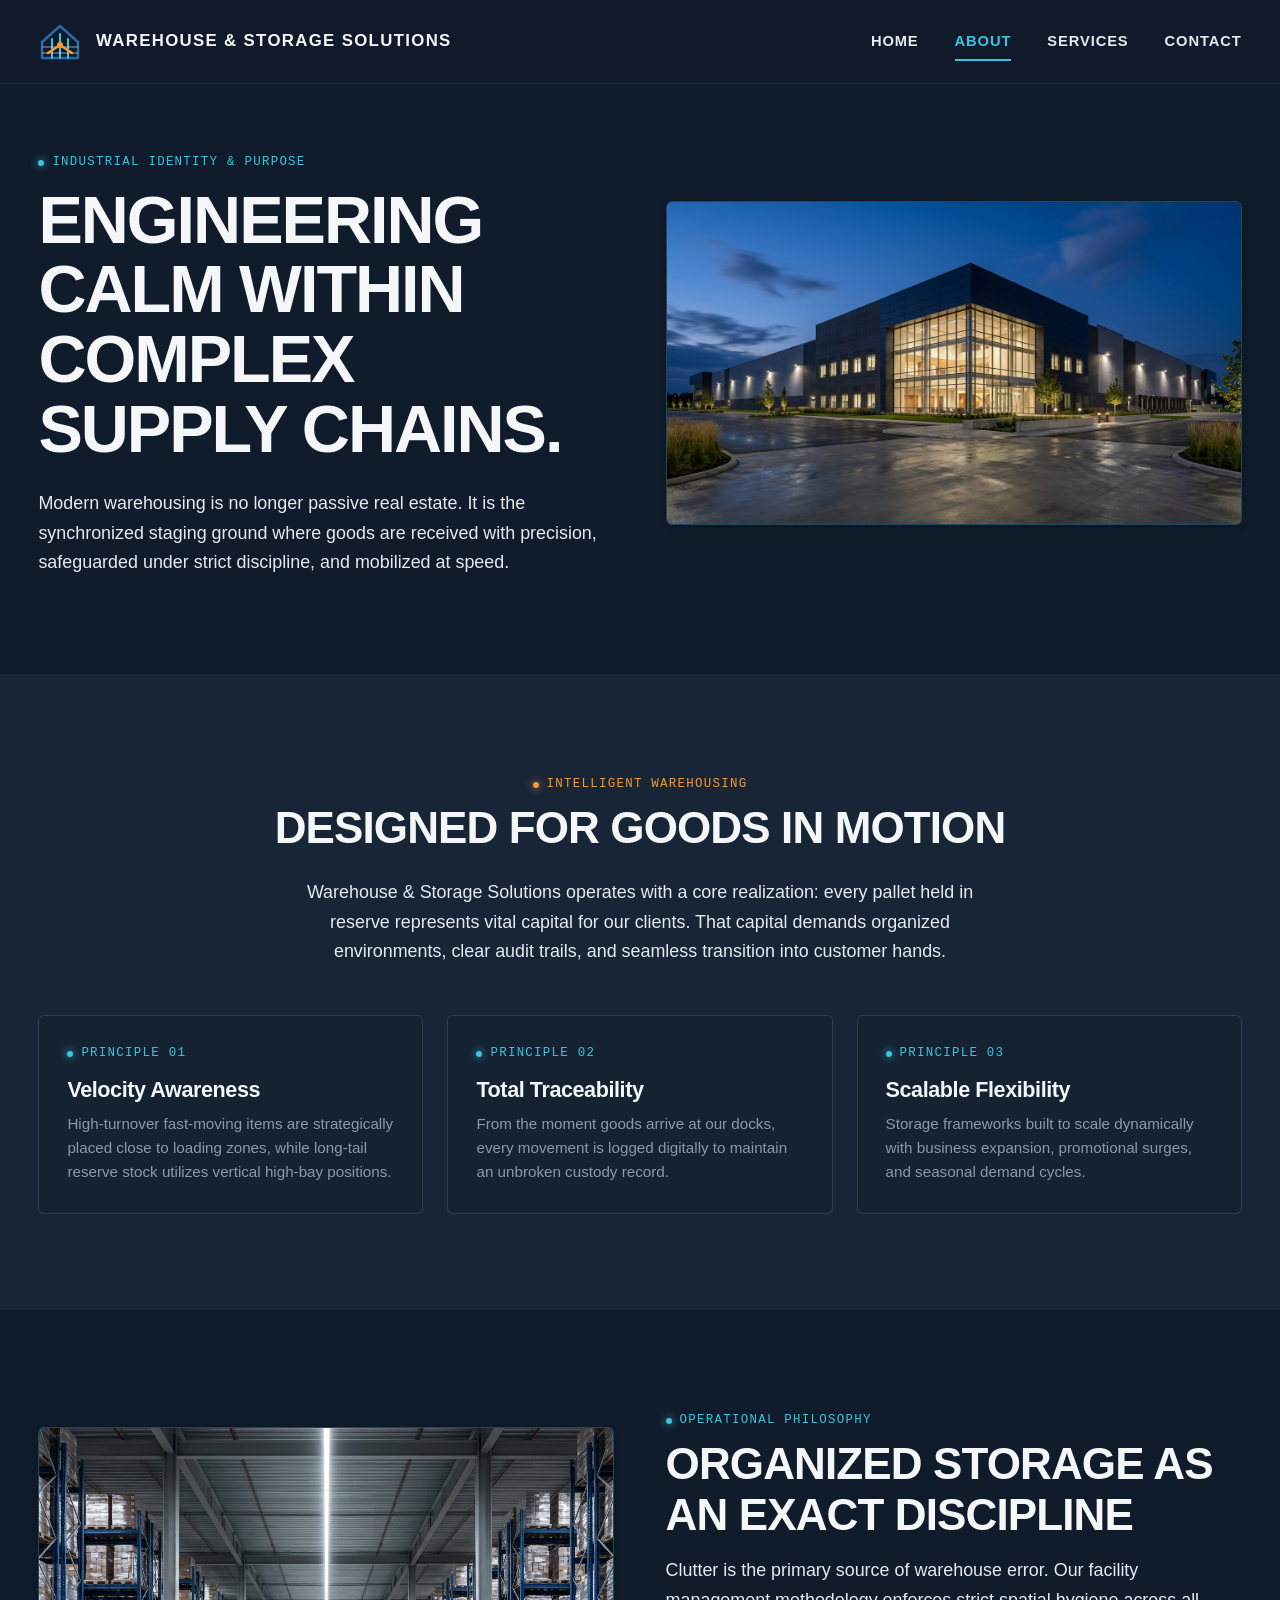
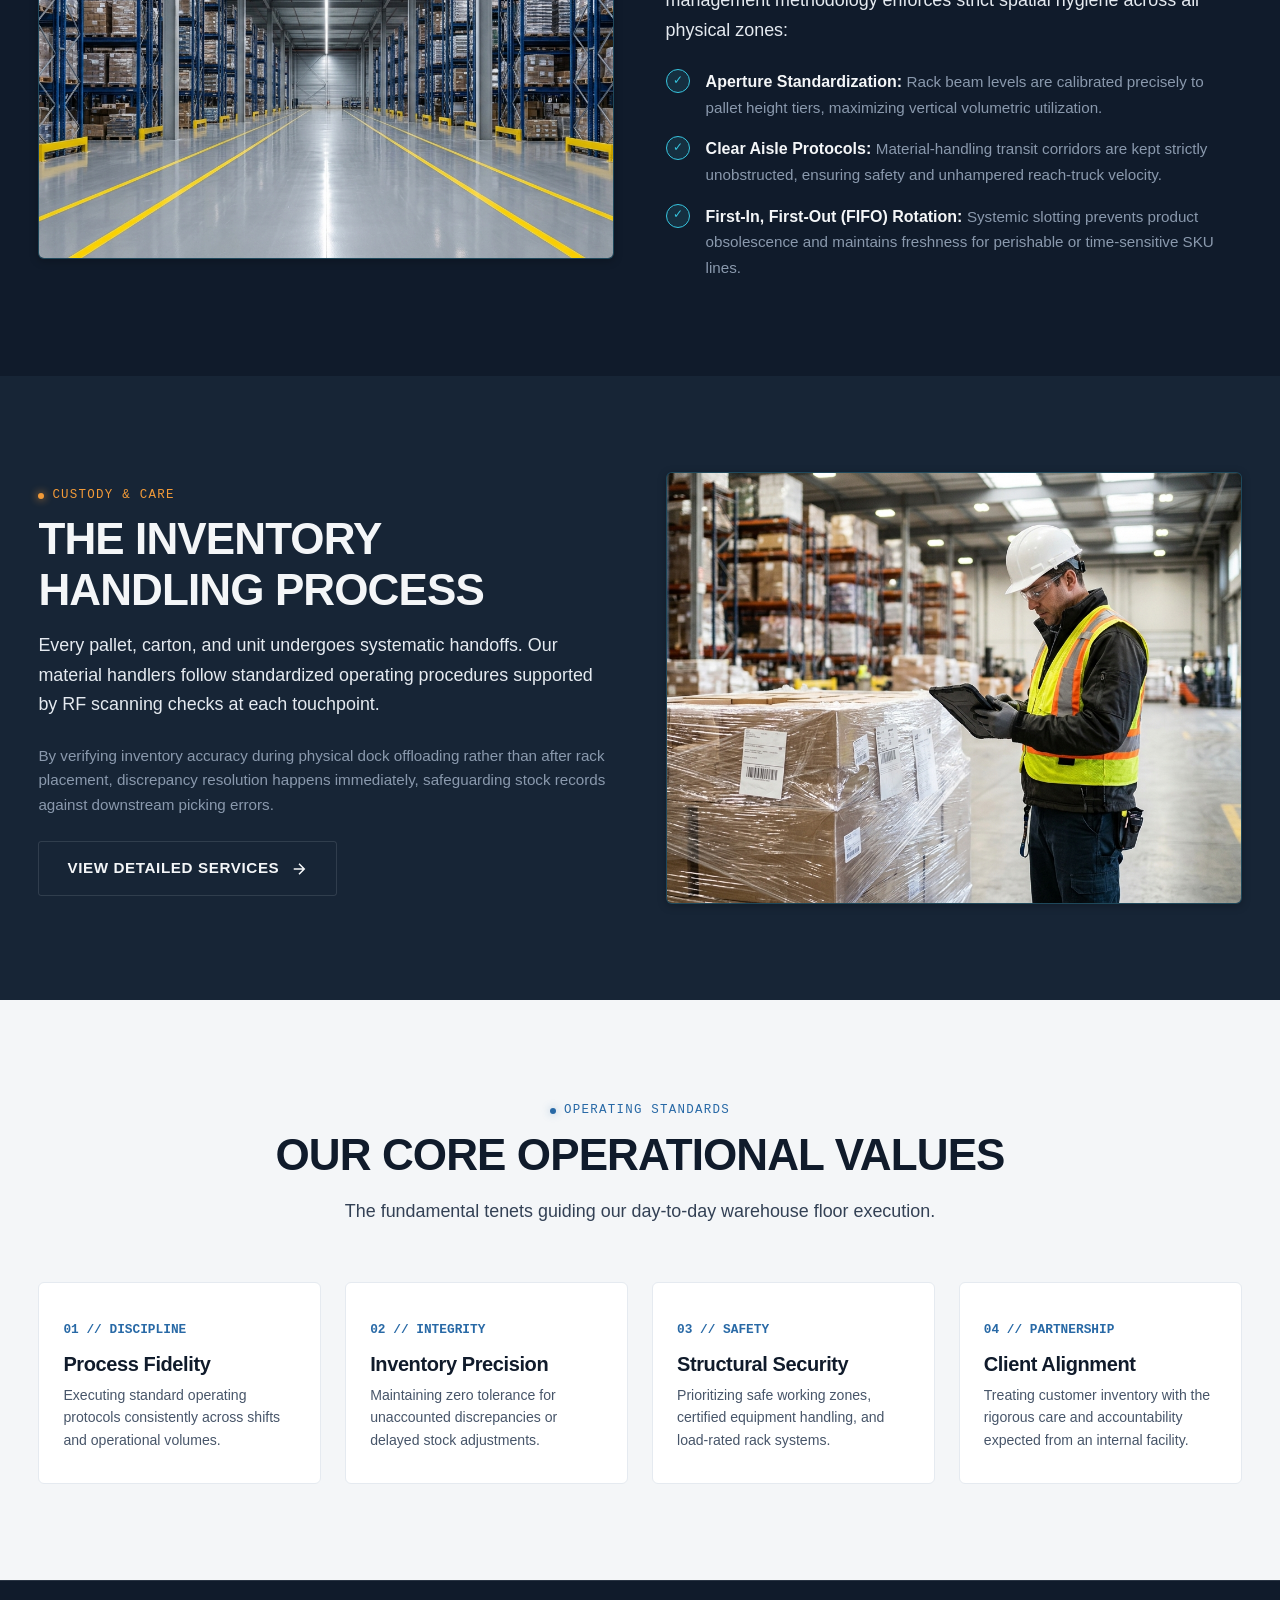
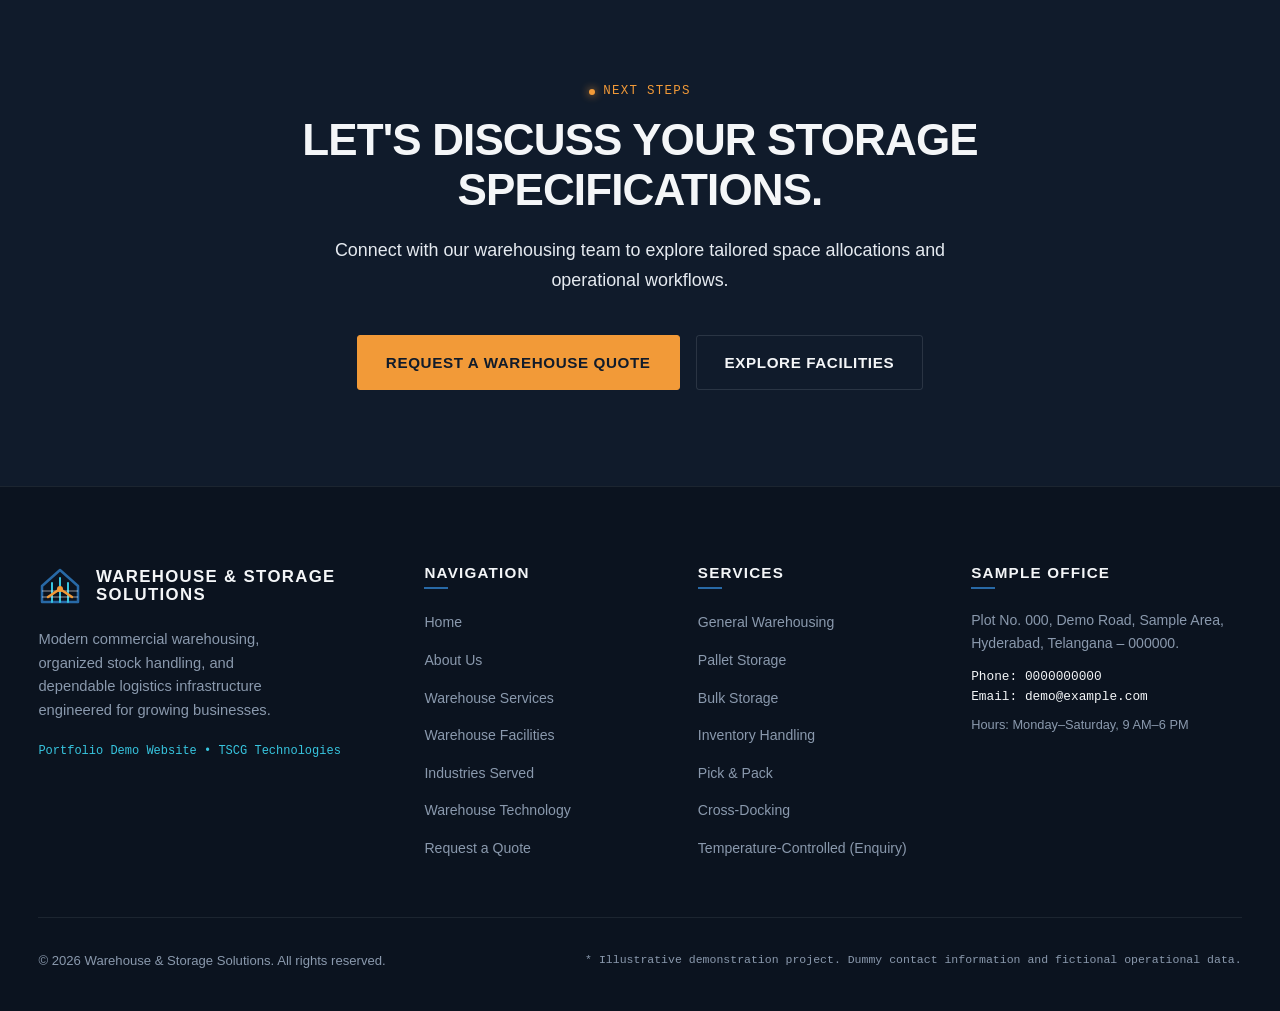
<file: about.html>
<!DOCTYPE html>
<html lang="en">
<head>
  <meta charset="UTF-8">
  <meta name="viewport" content="width=device-width, initial-scale=1.0">
  <title>About Us | Warehouse & Storage Solutions</title>
  <meta name="description" content="Discover our approach to modern industrial warehousing, organized storage philosophies, and disciplined stock handling systems.">
  <meta property="og:title" content="About Us — Warehouse & Storage Solutions">
  <meta property="og:description" content="Intelligent industrial storage systems designed for enterprise supply chain resilience.">
  <meta property="og:type" content="website">
  <meta property="og:image" content="images/about-hero-industrial.jpeg">
  <link rel="canonical" href="https://demo.example.com/warehouse-company/about.html">
  <link rel="stylesheet" href="css/style.css">
</head>
<body>

  <!-- Navigation -->
    <!-- ==================== 1. PREMIUM NAVIGATION ==================== -->
  <header class="site-header" role="banner">
    <div class="container nav-container">
      <a href="index.html" class="brand-link" aria-label="Warehouse and Storage Solutions Home">
        <svg class="brand-symbol" viewBox="0 0 44 44" fill="none" xmlns="http://www.w3.org/2000/svg" aria-hidden="true">
          <path d="M4 22L22 6L40 22V38H4V22Z" stroke="#2869A6" stroke-width="2.5" stroke-linejoin="round"/>
          <path d="M14 19V38M22 14V38M30 19V38" stroke="#37C5DF" stroke-width="2" stroke-linecap="round"/>
          <path d="M4 27H40M4 33H40" stroke="rgba(229, 234, 240, 0.4)" stroke-width="1.5"/>
          <path d="M10 33L22 25L34 33" stroke="#F29A38" stroke-width="2.5" stroke-linecap="round" stroke-linejoin="round"/>
          <circle cx="22" cy="25" r="3" fill="#F29A38"/>
        </svg>
        <div class="brand-text-block">
          <span class="brand-title">WAREHOUSE &amp; STORAGE SOLUTIONS</span>
        </div>
      </a>

      <nav class="nav-menu" aria-label="Main Navigation">
        <a href="index.html" class="nav-link">Home</a>
        <a href="about.html" class="nav-link">About</a>
        <a href="services.html" class="nav-link">Services</a>
        <a href="contact.html" class="nav-link">Contact</a>
      </nav>

      <button class="menu-toggle" aria-label="Toggle navigation menu" aria-expanded="false">
        <span></span>
        <span></span>
        <span></span>
      </button>
    </div>
  </header>

    <!-- Mobile Drawer -->
  <div class="mobile-drawer" role="dialog" aria-modal="true" aria-label="Mobile Navigation">
    <div class="mobile-links">
      <a href="index.html" class="mobile-link">Home <span>&rarr;</span></a>
      <a href="about.html" class="mobile-link">About Us <span>&rarr;</span></a>
      <a href="services.html" class="mobile-link">Services <span>&rarr;</span></a>
      <a href="contact.html" class="mobile-link">Contact <span>&rarr;</span></a>
    </div>
    <div class="mobile-drawer-footer">
      <a href="contact.html" class="btn btn-orange" style="width: 100%;">Request Storage Space</a>
    </div>
  </div>

  <main id="main-content">

    <!-- About Hero -->
    <section class="section-padding bg-midnight" style="padding-top: calc(var(--header-height) + 4rem);" aria-labelledby="about-hero-heading">
      <div class="container">
        <div class="grid-split">
          <div>
            <span class="text-technical reveal">Industrial Identity &amp; Purpose</span>
            <h1 id="about-hero-heading" class="heading-editorial reveal reveal-delay-1" style="margin: 0.75rem 0 1.5rem;">
              ENGINEERING CALM WITHIN COMPLEX SUPPLY CHAINS.
            </h1>
            <p class="text-lead reveal reveal-delay-2">
              Modern warehousing is no longer passive real estate. It is the synchronized staging ground where goods are received with precision, safeguarded under strict discipline, and mobilized at speed.
            </p>
          </div>

          <div class="reveal reveal-delay-2">
            <!-- Image: images/about-hero-industrial.jpeg -->
            <div class="img-container aspect-16-9">
  <img src="images/about-hero-industrial.jpeg" alt="Industrial architectural warehouse exterior with organized logistics flow" loading="eager">
</div>
          </div>
        </div>
      </div>
    </section>

    <!-- Introduction to Warehouse Solutions -->
    <section class="section-padding bg-deep" aria-labelledby="intro-heading">
      <div class="container">
        <div style="max-width: 820px; margin: 0 auto; text-align: center;" class="reveal">
          <span class="text-technical text-technical--orange">Intelligent Warehousing</span>
          <h2 id="intro-heading" class="heading-section" style="margin-top: 0.5rem; margin-bottom: 1.5rem;">
            Designed for Goods in Motion
          </h2>
          <p class="text-lead" style="margin: 0 auto 2rem;">
            Warehouse &amp; Storage Solutions operates with a core realization: every pallet held in reserve represents vital capital for our clients. That capital demands organized environments, clear audit trails, and seamless transition into customer hands.
          </p>
        </div>

        <div class="grid-3" style="margin-top: 3rem;">
          <div class="service-card reveal">
            <span class="text-technical">Principle 01</span>
            <h3 class="heading-card" style="margin: 0.75rem 0 0.5rem;">Velocity Awareness</h3>
            <p class="text-muted">High-turnover fast-moving items are strategically placed close to loading zones, while long-tail reserve stock utilizes vertical high-bay positions.</p>
          </div>
          <div class="service-card reveal reveal-delay-1">
            <span class="text-technical">Principle 02</span>
            <h3 class="heading-card" style="margin: 0.75rem 0 0.5rem;">Total Traceability</h3>
            <p class="text-muted">From the moment goods arrive at our docks, every movement is logged digitally to maintain an unbroken custody record.</p>
          </div>
          <div class="service-card reveal reveal-delay-2">
            <span class="text-technical">Principle 03</span>
            <h3 class="heading-card" style="margin: 0.75rem 0 0.5rem;">Scalable Flexibility</h3>
            <p class="text-muted">Storage frameworks built to scale dynamically with business expansion, promotional surges, and seasonal demand cycles.</p>
          </div>
        </div>
      </div>
    </section>

    <!-- Our Approach & Organized Storage Philosophy -->
    <section class="section-padding bg-midnight" aria-labelledby="philosophy-heading">
      <div class="container">
        <div class="grid-split">
          <div class="reveal">
            <!-- Image: images/about-storage-philosophy.jpeg -->
            <div class="img-container aspect-4-3">
  <img src="images/about-storage-philosophy.jpeg" alt="Structured high-rack storage bays displaying strict aisle organization" loading="lazy">
</div>
          </div>

          <div class="reveal reveal-delay-1">
            <span class="text-technical">Operational Philosophy</span>
            <h2 id="philosophy-heading" class="heading-section" style="margin-top: 0.5rem;">
              Organized Storage as an Exact Discipline
            </h2>
            <p class="text-lead" style="margin-bottom: 1.5rem;">
              Clutter is the primary source of warehouse error. Our facility management methodology enforces strict spatial hygiene across all physical zones:
            </p>

            <ul style="display: flex; flex-direction: column; gap: 1rem;">
              <li style="display: flex; gap: 1rem; align-items: flex-start;">
                <div style="width: 24px; height: 24px; border-radius: 50%; background: var(--electric-cyan-dim); border: 1px solid var(--electric-cyan); display: flex; align-items: center; justify-content: center; color: var(--electric-cyan); flex-shrink: 0; font-family: var(--font-mono); font-size: 0.75rem;">&check;</div>
                <div>
                  <strong style="color: var(--cool-white);">Aperture Standardization:</strong>
                  <span class="text-muted"> Rack beam levels are calibrated precisely to pallet height tiers, maximizing vertical volumetric utilization.</span>
                </div>
              </li>
              <li style="display: flex; gap: 1rem; align-items: flex-start;">
                <div style="width: 24px; height: 24px; border-radius: 50%; background: var(--electric-cyan-dim); border: 1px solid var(--electric-cyan); display: flex; align-items: center; justify-content: center; color: var(--electric-cyan); flex-shrink: 0; font-family: var(--font-mono); font-size: 0.75rem;">&check;</div>
                <div>
                  <strong style="color: var(--cool-white);">Clear Aisle Protocols:</strong>
                  <span class="text-muted"> Material-handling transit corridors are kept strictly unobstructed, ensuring safety and unhampered reach-truck velocity.</span>
                </div>
              </li>
              <li style="display: flex; gap: 1rem; align-items: flex-start;">
                <div style="width: 24px; height: 24px; border-radius: 50%; background: var(--electric-cyan-dim); border: 1px solid var(--electric-cyan); display: flex; align-items: center; justify-content: center; color: var(--electric-cyan); flex-shrink: 0; font-family: var(--font-mono); font-size: 0.75rem;">&check;</div>
                <div>
                  <strong style="color: var(--cool-white);">First-In, First-Out (FIFO) Rotation:</strong>
                  <span class="text-muted"> Systemic slotting prevents product obsolescence and maintains freshness for perishable or time-sensitive SKU lines.</span>
                </div>
              </li>
            </ul>
          </div>
        </div>
      </div>
    </section>

    <!-- Inventory Handling Process -->
    <section class="section-padding bg-deep" aria-labelledby="handling-heading">
      <div class="container">
        <div class="grid-split">
          <div class="reveal">
            <span class="text-technical text-technical--orange">Custody &amp; Care</span>
            <h2 id="handling-heading" class="heading-section" style="margin-top: 0.5rem;">
              The Inventory Handling Process
            </h2>
            <p class="text-lead" style="margin-bottom: 1.5rem;">
              Every pallet, carton, and unit undergoes systematic handoffs. Our material handlers follow standardized operating procedures supported by RF scanning checks at each touchpoint.
            </p>
            <p class="text-muted" style="margin-bottom: 1.5rem;">
              By verifying inventory accuracy during physical dock offloading rather than after rack placement, discrepancy resolution happens immediately, safeguarding stock records against downstream picking errors.
            </p>

            <a href="services.html" class="btn btn-outline">
              View Detailed Services
              <svg viewBox="0 0 24 24" fill="none" stroke="currentColor" stroke-width="2"><path d="M5 12h14M12 5l7 7-7 7"/></svg>
            </a>
          </div>

          <div class="reveal reveal-delay-2">
            <!-- Image: images/about-inventory-handling.jpeg -->
            <div class="img-container aspect-4-3">
  <img src="images/about-inventory-handling.jpeg" alt="Warehouse operator verifying incoming pallet stock with handheld terminal" loading="lazy">
</div>
          </div>
        </div>
      </div>
    </section>

    <!-- Core Values -->
    <section class="section-padding bg-bright" aria-labelledby="values-heading">
      <div class="container">
        <div style="text-align: center; max-width: 750px; margin: 0 auto 3.5rem;" class="reveal">
          <span class="text-technical">Operating Standards</span>
          <h2 id="values-heading" class="heading-section" style="margin-top: 0.5rem; color: var(--midnight-navy);">
            Our Core Operational Values
          </h2>
          <p class="text-lead" style="color: #334155; margin: 0 auto;">
            The fundamental tenets guiding our day-to-day warehouse floor execution.
          </p>
        </div>

        <div class="grid-4">
          <div style="background: #ffffff; padding: 2rem 1.5rem; border-radius: var(--radius-sm); border: 1px solid var(--light-grey);" class="reveal">
            <span style="font-family: var(--font-mono); font-size: 0.8rem; color: var(--warehouse-blue); font-weight: 700;">01 // DISCIPLINE</span>
            <h3 style="font-size: 1.25rem; color: var(--midnight-navy); margin: 0.75rem 0 0.5rem;">Process Fidelity</h3>
            <p style="font-size: 0.88rem; color: #475569;">Executing standard operating protocols consistently across shifts and operational volumes.</p>
          </div>

          <div style="background: #ffffff; padding: 2rem 1.5rem; border-radius: var(--radius-sm); border: 1px solid var(--light-grey);" class="reveal reveal-delay-1">
            <span style="font-family: var(--font-mono); font-size: 0.8rem; color: var(--warehouse-blue); font-weight: 700;">02 // INTEGRITY</span>
            <h3 style="font-size: 1.25rem; color: var(--midnight-navy); margin: 0.75rem 0 0.5rem;">Inventory Precision</h3>
            <p style="font-size: 0.88rem; color: #475569;">Maintaining zero tolerance for unaccounted discrepancies or delayed stock adjustments.</p>
          </div>

          <div style="background: #ffffff; padding: 2rem 1.5rem; border-radius: var(--radius-sm); border: 1px solid var(--light-grey);" class="reveal reveal-delay-2">
            <span style="font-family: var(--font-mono); font-size: 0.8rem; color: var(--warehouse-blue); font-weight: 700;">03 // SAFETY</span>
            <h3 style="font-size: 1.25rem; color: var(--midnight-navy); margin: 0.75rem 0 0.5rem;">Structural Security</h3>
            <p style="font-size: 0.88rem; color: #475569;">Prioritizing safe working zones, certified equipment handling, and load-rated rack systems.</p>
          </div>

          <div style="background: #ffffff; padding: 2rem 1.5rem; border-radius: var(--radius-sm); border: 1px solid var(--light-grey);" class="reveal reveal-delay-3">
            <span style="font-family: var(--font-mono); font-size: 0.8rem; color: var(--warehouse-blue); font-weight: 700;">04 // PARTNERSHIP</span>
            <h3 style="font-size: 1.25rem; color: var(--midnight-navy); margin: 0.75rem 0 0.5rem;">Client Alignment</h3>
            <p style="font-size: 0.88rem; color: #475569;">Treating customer inventory with the rigorous care and accountability expected from an internal facility.</p>
          </div>
        </div>
      </div>
    </section>

    <!-- Final CTA -->
    <section class="section-padding bg-midnight" style="border-top: 1px solid var(--dark-border);">
      <div class="container" style="text-align: center; max-width: 800px;">
        <span class="text-technical text-technical--orange reveal">Next Steps</span>
        <h2 class="heading-section reveal reveal-delay-1" style="margin-top: 0.75rem; margin-bottom: 1.25rem;">
          LET'S DISCUSS YOUR STORAGE SPECIFICATIONS.
        </h2>
        <p class="text-lead reveal reveal-delay-2" style="margin: 0 auto 2.5rem;">
          Connect with our warehousing team to explore tailored space allocations and operational workflows.
        </p>
        <div style="display: flex; justify-content: center; flex-wrap: wrap; gap: 1rem;" class="reveal reveal-delay-3">
          <a href="contact.html" class="btn btn-orange">Request a Warehouse Quote</a>
          <a href="facilities.html" class="btn btn-outline">Explore Facilities</a>
        </div>
      </div>
    </section>

  </main>

  <!-- Footer -->
  <footer class="site-footer" role="contentinfo">
    <div class="container">
      <div class="footer-grid">
        <div class="footer-brand">
          <a href="index.html" class="brand-link" style="margin-bottom: 1rem;">
            <svg class="brand-symbol" viewBox="0 0 44 44" fill="none" xmlns="http://www.w3.org/2000/svg" aria-hidden="true">
              <path d="M4 22L22 6L40 22V38H4V22Z" stroke="#2869A6" stroke-width="2.5" stroke-linejoin="round"/>
              <path d="M14 19V38M22 14V38M30 19V38" stroke="#37C5DF" stroke-width="2" stroke-linecap="round"/>
              <path d="M4 27H40M4 33H40" stroke="rgba(229, 234, 240, 0.4)" stroke-width="1.5"/>
              <path d="M10 33L22 25L34 33" stroke="#F29A38" stroke-width="2.5" stroke-linecap="round" stroke-linejoin="round"/>
              <circle cx="22" cy="25" r="3" fill="#F29A38"/>
            </svg>
            <div class="brand-text-block">
              <span class="brand-title">WAREHOUSE &amp; STORAGE SOLUTIONS</span>
            </div>
          </a>
          <p>
            Modern commercial warehousing, organized stock handling, and dependable logistics infrastructure engineered for growing businesses.
          </p>
          <div style="font-family: var(--font-mono); font-size: 0.75rem; color: var(--electric-cyan);">
            Portfolio Demo Website &bull; TSCG Technologies
          </div>
        </div>

        <div>
          <h4 class="footer-col-title">Navigation</h4>
          <ul class="footer-links">
            <li><a href="index.html" class="footer-link">Home</a></li>
            <li><a href="about.html" class="footer-link">About Us</a></li>
            <li><a href="services.html" class="footer-link">Warehouse Services</a></li>
            <li><a href="facilities.html" class="footer-link">Warehouse Facilities</a></li>
            <li><a href="industries.html" class="footer-link">Industries Served</a></li>
            <li><a href="technology.html" class="footer-link">Warehouse Technology</a></li>
            <li><a href="contact.html" class="footer-link">Request a Quote</a></li>
          </ul>
        </div>

        <div>
          <h4 class="footer-col-title">Services</h4>
          <ul class="footer-links">
            <li><a href="services.html#general" class="footer-link">General Warehousing</a></li>
            <li><a href="services.html#pallet" class="footer-link">Pallet Storage</a></li>
            <li><a href="services.html#bulk" class="footer-link">Bulk Storage</a></li>
            <li><a href="services.html#inventory" class="footer-link">Inventory Handling</a></li>
            <li><a href="services.html#fulfilment" class="footer-link">Pick &amp; Pack</a></li>
            <li><a href="services.html#crossdock" class="footer-link">Cross-Docking</a></li>
            <li><a href="services.html#temperature" class="footer-link">Temperature-Controlled (Enquiry)</a></li>
          </ul>
        </div>

        <div>
          <h4 class="footer-col-title">Sample Office</h4>
          <div style="font-size: 0.88rem; color: var(--mid-grey); line-height: 1.6; margin-bottom: 0.75rem;">
            Plot No. 000, Demo Road, Sample Area,<br>
            Hyderabad, Telangana &ndash; 000000.
          </div>
          <div style="font-family: var(--font-mono); font-size: 0.8rem; color: var(--cool-white); margin-bottom: 0.5rem;">
            Phone: 0000000000<br>
            Email: demo@example.com
          </div>
          <div style="font-size: 0.8rem; color: var(--mid-grey);">
            Hours: Monday&ndash;Saturday, 9 AM&ndash;6 PM
          </div>
        </div>
      </div>

      <div class="footer-bottom">
        <div>
          &copy; <span class="current-year">2026</span> Warehouse &amp; Storage Solutions. All rights reserved.
        </div>
        <div class="footer-disclosure">
          * Illustrative demonstration project. Dummy contact information and fictional operational data.
        </div>
      </div>
    </div>
  </footer>

  <!-- Scripts -->
  <script src="js/navigation.js"></script>
  <script src="js/animations.js"></script>
  <script src="js/main.js"></script>
</body>
</html>
</file>
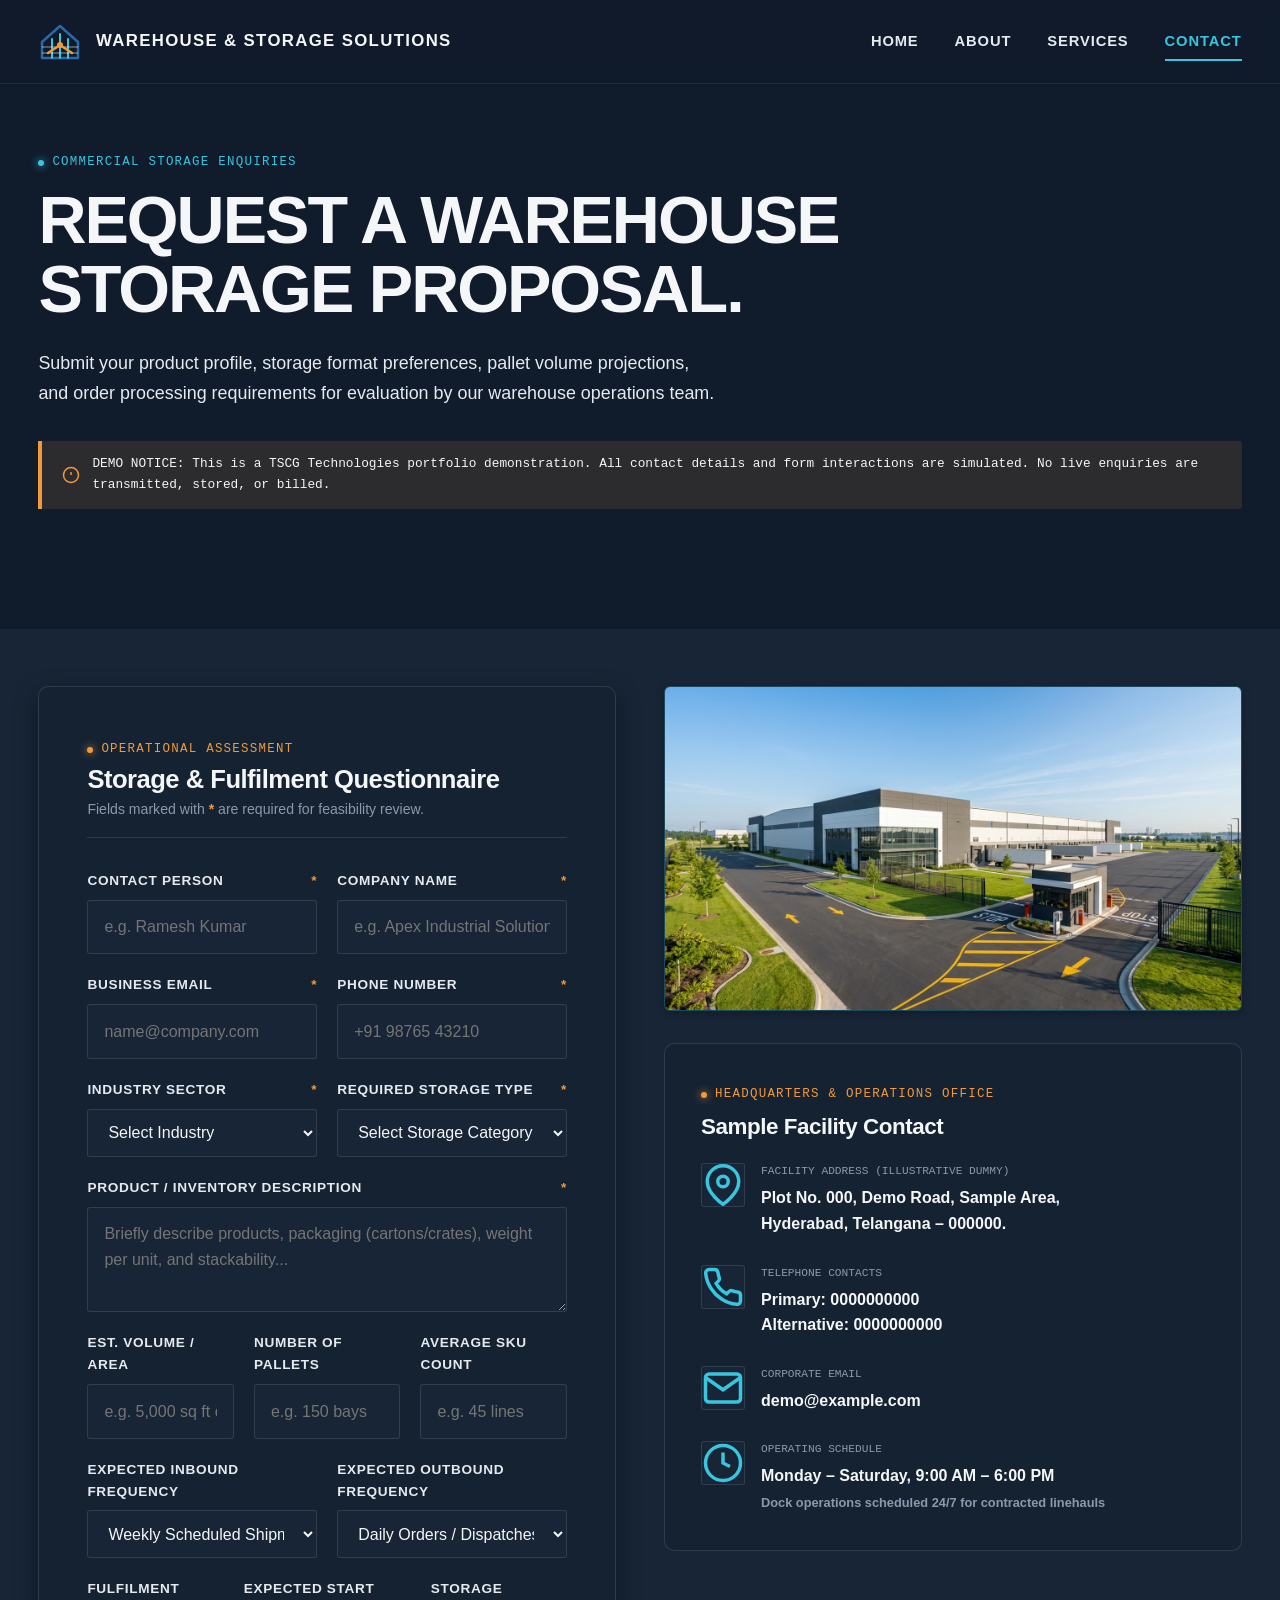
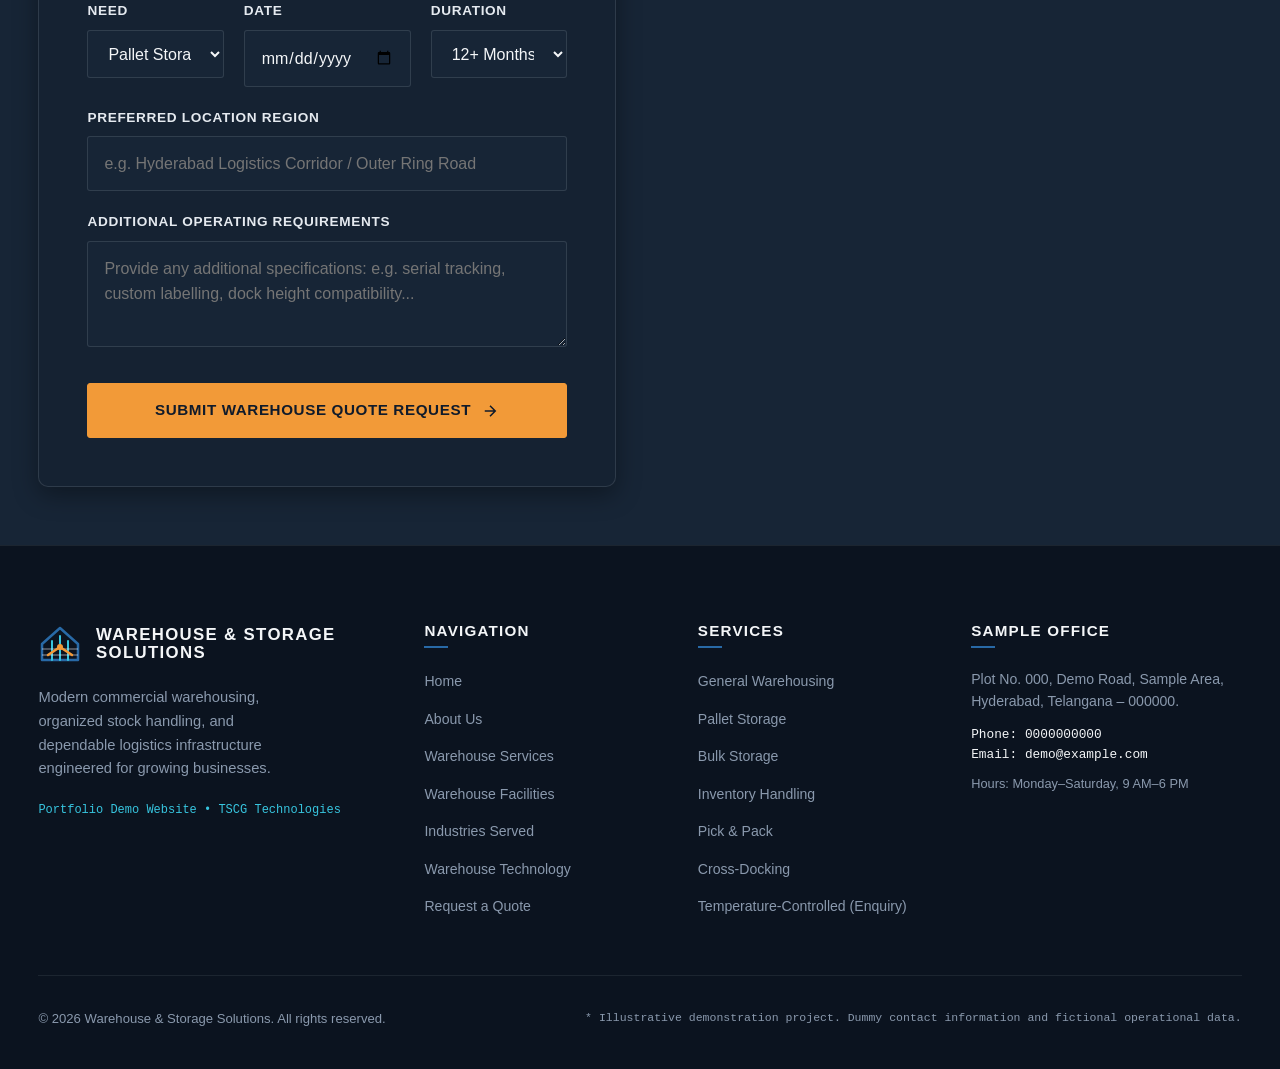
<file: contact.html>
<!DOCTYPE html>
<html lang="en">
<head>
  <meta charset="UTF-8">
  <meta name="viewport" content="width=device-width, initial-scale=1.0">
  <title>Request a Warehouse Quote | Warehouse &amp; Storage Solutions</title>
  <meta name="description" content="Submit your commercial warehouse storage specifications, pallet volume requirements, and order fulfilment parameters for a tailored proposal.">
  <meta property="og:title" content="Request a Warehouse Quote — Warehouse & Storage Solutions">
  <meta property="og:description" content="Submit your commercial storage specifications for evaluation.">
  <meta property="og:type" content="website">
  <meta property="og:image" content="images/contact-warehouse-exterior.jpeg">
  <link rel="canonical" href="https://demo.example.com/warehouse-company/contact.html">
  <link rel="stylesheet" href="css/style.css">
</head>
<body>

  <!-- Navigation -->
    <!-- ==================== 1. PREMIUM NAVIGATION ==================== -->
  <header class="site-header" role="banner">
    <div class="container nav-container">
      <a href="index.html" class="brand-link" aria-label="Warehouse and Storage Solutions Home">
        <svg class="brand-symbol" viewBox="0 0 44 44" fill="none" xmlns="http://www.w3.org/2000/svg" aria-hidden="true">
          <path d="M4 22L22 6L40 22V38H4V22Z" stroke="#2869A6" stroke-width="2.5" stroke-linejoin="round"/>
          <path d="M14 19V38M22 14V38M30 19V38" stroke="#37C5DF" stroke-width="2" stroke-linecap="round"/>
          <path d="M4 27H40M4 33H40" stroke="rgba(229, 234, 240, 0.4)" stroke-width="1.5"/>
          <path d="M10 33L22 25L34 33" stroke="#F29A38" stroke-width="2.5" stroke-linecap="round" stroke-linejoin="round"/>
          <circle cx="22" cy="25" r="3" fill="#F29A38"/>
        </svg>
        <div class="brand-text-block">
          <span class="brand-title">WAREHOUSE &amp; STORAGE SOLUTIONS</span>
        </div>
      </a>

      <nav class="nav-menu" aria-label="Main Navigation">
        <a href="index.html" class="nav-link">Home</a>
        <a href="about.html" class="nav-link">About</a>
        <a href="services.html" class="nav-link">Services</a>
        <a href="contact.html" class="nav-link">Contact</a>
      </nav>

      <button class="menu-toggle" aria-label="Toggle navigation menu" aria-expanded="false">
        <span></span>
        <span></span>
        <span></span>
      </button>
    </div>
  </header>

    <!-- Mobile Drawer -->
  <div class="mobile-drawer" role="dialog" aria-modal="true" aria-label="Mobile Navigation">
    <div class="mobile-links">
      <a href="index.html" class="mobile-link">Home <span>&rarr;</span></a>
      <a href="about.html" class="mobile-link">About Us <span>&rarr;</span></a>
      <a href="services.html" class="mobile-link">Services <span>&rarr;</span></a>
      <a href="contact.html" class="mobile-link">Contact <span>&rarr;</span></a>
    </div>
    <div class="mobile-drawer-footer">
      <a href="contact.html" class="btn btn-orange" style="width: 100%;">Request Storage Space</a>
    </div>
  </div>

  <main id="main-content">

    <!-- Contact Hero -->
    <section class="section-padding bg-midnight" style="padding-top: calc(var(--header-height) + 4rem);" aria-labelledby="contact-hero-title">
      <div class="container">
        <div style="max-width: 840px;">
          <span class="text-technical reveal">Commercial Storage Enquiries</span>
          <h1 id="contact-hero-title" class="heading-editorial reveal reveal-delay-1" style="margin: 0.75rem 0 1.5rem;">
            REQUEST A WAREHOUSE STORAGE PROPOSAL.
          </h1>
          <p class="text-lead reveal reveal-delay-2">
            Submit your product profile, storage format preferences, pallet volume projections, and order processing requirements for evaluation by our warehouse operations team.
          </p>
        </div>

        <div class="demo-banner reveal reveal-delay-3" style="margin-top: 2rem;">
          <svg viewBox="0 0 24 24" fill="none" stroke="currentColor" stroke-width="2"><circle cx="12" cy="12" r="10"/><line x1="12" y1="8" x2="12" y2="12"/><line x1="12" y1="16" x2="12.01" y2="16"/></svg>
          <span>DEMO NOTICE: This is a TSCG Technologies portfolio demonstration. All contact details and form interactions are simulated. No live enquiries are transmitted, stored, or billed.</span>
        </div>
      </div>
    </section>

    <!-- Main Form & Contact Information Grid -->
    <section class="section-padding-sm bg-deep" aria-label="Quote Request Form and Details">
      <div class="container">
        <div class="grid-split" style="align-items: flex-start; gap: 3rem;">

          <!-- B2B Warehouse Quote Form -->
          <div class="quote-form-card reveal">
            <div style="border-bottom: 1px solid var(--dark-border); padding-bottom: 1rem; margin-bottom: 2rem;">
              <span class="text-technical text-technical--orange">Operational Assessment</span>
              <h2 style="font-size: 1.6rem; margin-top: 0.25rem;">Storage &amp; Fulfilment Questionnaire</h2>
              <p class="text-muted" style="font-size: 0.88rem; margin-top: 0.25rem;">Fields marked with <span style="color:var(--industrial-orange); font-weight:bold;">*</span> are required for feasibility review.</p>
            </div>

            <form id="warehouse-quote-form" novalidate>
              <!-- Row 1: Contact & Company -->
              <div class="form-grid-2">
                <div class="form-group">
                  <label for="contact-name" class="form-label">Contact Person <span class="req">*</span></label>
                  <input type="text" id="contact-name" class="form-input" placeholder="e.g. Ramesh Kumar" required>
                  <span id="contact-name-error" class="form-error-msg"></span>
                </div>
                <div class="form-group">
                  <label for="company-name" class="form-label">Company Name <span class="req">*</span></label>
                  <input type="text" id="company-name" class="form-input" placeholder="e.g. Apex Industrial Solutions Ltd" required>
                  <span id="company-name-error" class="form-error-msg"></span>
                </div>
              </div>

              <!-- Row 2: Email & Phone -->
              <div class="form-grid-2">
                <div class="form-group">
                  <label for="business-email" class="form-label">Business Email <span class="req">*</span></label>
                  <input type="email" id="business-email" class="form-input" placeholder="name@company.com" required>
                  <span id="business-email-error" class="form-error-msg"></span>
                </div>
                <div class="form-group">
                  <label for="phone-number" class="form-label">Phone Number <span class="req">*</span></label>
                  <input type="tel" id="phone-number" class="form-input" placeholder="+91 98765 43210" required>
                  <span id="phone-number-error" class="form-error-msg"></span>
                </div>
              </div>

              <!-- Row 3: Industry & Storage Type -->
              <div class="form-grid-2">
                <div class="form-group">
                  <label for="industry-select" class="form-label">Industry Sector <span class="req">*</span></label>
                  <select id="industry-select" class="form-select" required>
                    <option value="" disabled selected>Select Industry</option>
                    <option value="E-commerce & Retail">E-commerce &amp; Retail</option>
                    <option value="FMCG">FMCG</option>
                    <option value="Manufacturing">Manufacturing</option>
                    <option value="Automotive">Automotive</option>
                    <option value="Pharmaceuticals">Pharmaceuticals (Enquiry Only)</option>
                    <option value="Food & Beverage">Food &amp; Beverage (Enquiry Only)</option>
                    <option value="Electronics">Electronics</option>
                    <option value="Industrial Materials">Industrial Materials</option>
                    <option value="Other">Other Commercial Goods</option>
                  </select>
                  <span id="industry-select-error" class="form-error-msg"></span>
                </div>

                <div class="form-group">
                  <label for="req-storage-type" class="form-label">Required Storage Type <span class="req">*</span></label>
                  <select id="req-storage-type" class="form-select" required>
                    <option value="" disabled selected>Select Storage Category</option>
                    <option value="General Storage">General Warehousing</option>
                    <option value="Pallet Storage">Pallet Storage</option>
                    <option value="Bulk Storage">Bulk Floor Storage</option>
                    <option value="Temperature-Controlled Storage Enquiry">Temperature-Controlled (Specialist Enquiry)</option>
                    <option value="E-commerce Fulfilment">E-commerce Fulfilment</option>
                    <option value="Other">Other Specific Requirement</option>
                  </select>
                  <span id="req-storage-type-error" class="form-error-msg"></span>
                </div>
              </div>

              <!-- Dynamic Conditional Notice -->
              <div id="storage-type-notice" style="display:none; margin-bottom:1.25rem; font-size:0.8rem; background:rgba(55,197,223,0.1); border-left:3px solid var(--electric-cyan); padding:0.75rem 1rem; border-radius:3px;">
              </div>

              <!-- Row 4: Product Description -->
              <div class="form-group">
                <label for="product-desc" class="form-label">Product / Inventory Description <span class="req">*</span></label>
                <textarea id="product-desc" class="form-textarea" rows="3" placeholder="Briefly describe products, packaging (cartons/crates), weight per unit, and stackability..." required></textarea>
                <span id="product-desc-error" class="form-error-msg"></span>
              </div>

              <!-- Row 5: Volumetric Parameters -->
              <div class="form-grid-3">
                <div class="form-group">
                  <label for="approx-volume" class="form-label">Est. Volume / Area</label>
                  <input type="text" id="approx-volume" class="form-input" placeholder="e.g. 5,000 sq ft or 200 CBM">
                </div>
                <div class="form-group">
                  <label for="pallet-count" class="form-label">Number of Pallets</label>
                  <input type="number" id="pallet-count" class="form-input" placeholder="e.g. 150 bays" min="1">
                </div>
                <div class="form-group">
                  <label for="sku-count" class="form-label">Average SKU Count</label>
                  <input type="number" id="sku-count" class="form-input" placeholder="e.g. 45 lines" min="1">
                </div>
              </div>

              <!-- Row 6: Inbound & Outbound Velocity -->
              <div class="form-grid-2">
                <div class="form-group">
                  <label for="inbound-freq" class="form-label">Expected Inbound Frequency</label>
                  <select id="inbound-freq" class="form-select">
                    <option value="Daily">Daily Container / Truckloads</option>
                    <option value="Weekly" selected>Weekly Scheduled Shipments</option>
                    <option value="Bi-Weekly">Bi-Weekly Intake</option>
                    <option value="Monthly">Monthly Bulk Intake</option>
                    <option value="Ad-Hoc">Ad-Hoc / Variable</option>
                  </select>
                </div>

                <div class="form-group">
                  <label for="outbound-freq" class="form-label">Expected Outbound Frequency</label>
                  <select id="outbound-freq" class="form-select">
                    <option value="Daily Dispatch" selected>Daily Orders / Dispatches</option>
                    <option value="2-3 Times a Week">2&ndash;3 Times a Week</option>
                    <option value="Weekly Linehaul">Weekly Linehaul Consolidation</option>
                    <option value="Monthly Bulk Release">Monthly Bulk Release</option>
                  </select>
                </div>
              </div>

              <!-- Row 7: Fulfilment & Duration -->
              <div class="form-grid-3">
                <div class="form-group">
                  <label for="fulfilment-req" class="form-label">Fulfilment Need</label>
                  <select id="fulfilment-req" class="form-select">
                    <option value="Storage Only">Pallet Storage Only</option>
                    <option value="Pick & Pack">Pick &amp; Pack Required</option>
                    <option value="Full D2C E-commerce">Full D2C E-commerce Hub</option>
                    <option value="Cross-Docking">Cross-Docking Transfer</option>
                  </select>
                </div>

                <div class="form-group">
                  <label for="start-date" class="form-label">Expected Start Date</label>
                  <input type="date" id="start-date" class="form-input">
                </div>

                <div class="form-group">
                  <label for="storage-duration" class="form-label">Storage Duration</label>
                  <select id="storage-duration" class="form-select">
                    <option value="1-3 Months">1&ndash;3 Months (Short Term)</option>
                    <option value="3-6 Months">3&ndash;6 Months (Medium Term)</option>
                    <option value="12+ Months" selected>12+ Months (Annual B2B)</option>
                    <option value="Seasonal Surge">Seasonal Surge (Promotional)</option>
                  </select>
                </div>
              </div>

              <!-- Row 8: Preferred Location -->
              <div class="form-group">
                <label for="preferred-location" class="form-label">Preferred Location Region</label>
                <input type="text" id="preferred-location" class="form-input" placeholder="e.g. Hyderabad Logistics Corridor / Outer Ring Road">
              </div>

              <!-- Row 9: Additional Notes -->
              <div class="form-group">
                <label for="additional-reqs" class="form-label">Additional Operating Requirements</label>
                <textarea id="additional-reqs" class="form-textarea" rows="3" placeholder="Provide any additional specifications: e.g. serial tracking, custom labelling, dock height compatibility..."></textarea>
              </div>

              <button type="submit" class="btn btn-orange" style="width: 100%; margin-top: 1rem;">
                Submit Warehouse Quote Request
                <svg viewBox="0 0 24 24" fill="none" stroke="currentColor" stroke-width="2"><path d="M5 12h14M12 5l7 7-7 7"/></svg>
              </button>
            </form>
          </div>

          <!-- Dummy Contact Details & Facility Architecture Image -->
          <div style="display: flex; flex-direction: column; gap: 2rem;">
            <!-- Image: images/contact-warehouse-exterior.jpeg -->
            <div class="reveal">
              <div class="img-container aspect-16-9">
  <img src="images/contact-warehouse-exterior.jpeg" alt="Modern industrial warehouse exterior showing transport yard, dock doors, and office entrance" loading="lazy">
</div>
            </div>

            <!-- Contact Information Card -->
            <div id="details" class="contact-info-card reveal reveal-delay-1">
              <span class="text-technical text-technical--orange">Headquarters &amp; Operations Office</span>
              <h3 style="font-size: 1.4rem; margin: 0.5rem 0 1.5rem;">Sample Facility Contact</h3>

              <div class="contact-item">
                <div class="contact-icon">
                  <svg viewBox="0 0 24 24" fill="none" stroke="currentColor" stroke-width="2"><path d="M21 10c0 7-9 13-9 13s-9-6-9-13a9 9 0 0 1 18 0z"/><circle cx="12" cy="10" r="3"/></svg>
                </div>
                <div>
                  <div class="contact-meta-label">Facility Address (Illustrative Dummy)</div>
                  <div class="contact-meta-val">
                    Plot No. 000, Demo Road, Sample Area,<br>
                    Hyderabad, Telangana &ndash; 000000.
                  </div>
                </div>
              </div>

              <div class="contact-item">
                <div class="contact-icon">
                  <svg viewBox="0 0 24 24" fill="none" stroke="currentColor" stroke-width="2"><path d="M22 16.92v3a2 2 0 0 1-2.18 2 19.79 19.79 0 0 1-8.63-3.07 19.5 19.5 0 0 1-6-6 19.79 19.79 0 0 1-3.07-8.67A2 2 0 0 1 4.11 2h3a2 2 0 0 1 2 1.72 12.84 12.84 0 0 0 .7 2.81 2 2 0 0 1-.45 2.11L8.09 9.91a16 16 0 0 0 6 6l1.27-1.27a2 2 0 0 1 2.11-.45 12.84 12.84 0 0 0 2.81.7A2 2 0 0 1 22 16.92z"/></svg>
                </div>
                <div>
                  <div class="contact-meta-label">Telephone Contacts</div>
                  <div class="contact-meta-val">
                    Primary: 0000000000<br>
                    Alternative: 0000000000
                  </div>
                </div>
              </div>

              <div class="contact-item">
                <div class="contact-icon">
                  <svg viewBox="0 0 24 24" fill="none" stroke="currentColor" stroke-width="2"><path d="M4 4h16c1.1 0 2 .9 2 2v12c0 1.1-.9 2-2 2H4c-1.1 0-2-.9-2-2V6c0-1.1.9-2 2-2z"/><polyline points="22,6 12,13 2,6"/></svg>
                </div>
                <div>
                  <div class="contact-meta-label">Corporate Email</div>
                  <div class="contact-meta-val">demo@example.com</div>
                </div>
              </div>

              <div class="contact-item" style="margin-bottom: 0;">
                <div class="contact-icon">
                  <svg viewBox="0 0 24 24" fill="none" stroke="currentColor" stroke-width="2"><circle cx="12" cy="12" r="10"/><polyline points="12 6 12 12 16 14"/></svg>
                </div>
                <div>
                  <div class="contact-meta-label">Operating Schedule</div>
                  <div class="contact-meta-val">
                    Monday &ndash; Saturday, 9:00 AM &ndash; 6:00 PM<br>
                    <span style="font-size:0.8rem; color:var(--mid-grey);">Dock operations scheduled 24/7 for contracted linehauls</span>
                  </div>
                </div>
              </div>
            </div>
          </div>

        </div>
      </div>
    </section>

    <!-- Confirmation Modal -->
    <div id="form-success-modal" class="demo-modal" role="dialog" aria-modal="true" aria-labelledby="form-success-title">
      <div class="demo-modal-dialog" style="text-align: center;">
        <div style="width: 56px; height: 56px; border-radius: 50%; background: rgba(16, 185, 129, 0.15); border: 1px solid #10b981; display: flex; align-items: center; justify-content: center; margin: 0 auto 1.25rem; color: #10b981;">
          <svg viewBox="0 0 24 24" fill="none" stroke="currentColor" stroke-width="2.5" style="width: 28px; height: 28px;"><polyline points="20 6 9 17 4 12"/></svg>
        </div>
        <h3 id="form-success-title" style="font-size: 1.35rem; margin-bottom: 0.75rem; color: var(--cool-white);">
          Demo Enquiry Received
        </h3>
        <p style="color: var(--light-grey); font-size: 0.95rem; line-height: 1.6; margin-bottom: 1.5rem;">
          Thank you for exploring our warehouse demo. This sample enquiry has not been transmitted or stored.
        </p>
        <button id="form-success-close" class="btn btn-primary" style="width: 100%;">
          Close Demo Notification
        </button>
      </div>
    </div>

  </main>

  <!-- Footer -->
  <footer class="site-footer" role="contentinfo">
    <div class="container">
      <div class="footer-grid">
        <div class="footer-brand">
          <a href="index.html" class="brand-link" style="margin-bottom: 1rem;">
            <svg class="brand-symbol" viewBox="0 0 44 44" fill="none" xmlns="http://www.w3.org/2000/svg" aria-hidden="true">
              <path d="M4 22L22 6L40 22V38H4V22Z" stroke="#2869A6" stroke-width="2.5" stroke-linejoin="round"/>
              <path d="M14 19V38M22 14V38M30 19V38" stroke="#37C5DF" stroke-width="2" stroke-linecap="round"/>
              <path d="M4 27H40M4 33H40" stroke="rgba(229, 234, 240, 0.4)" stroke-width="1.5"/>
              <path d="M10 33L22 25L34 33" stroke="#F29A38" stroke-width="2.5" stroke-linecap="round" stroke-linejoin="round"/>
              <circle cx="22" cy="25" r="3" fill="#F29A38"/>
            </svg>
            <div class="brand-text-block">
              <span class="brand-title">WAREHOUSE &amp; STORAGE SOLUTIONS</span>
            </div>
          </a>
          <p>
            Modern commercial warehousing, organized stock handling, and dependable logistics infrastructure engineered for growing businesses.
          </p>
          <div style="font-family: var(--font-mono); font-size: 0.75rem; color: var(--electric-cyan);">
            Portfolio Demo Website &bull; TSCG Technologies
          </div>
        </div>

        <div>
          <h4 class="footer-col-title">Navigation</h4>
          <ul class="footer-links">
            <li><a href="index.html" class="footer-link">Home</a></li>
            <li><a href="about.html" class="footer-link">About Us</a></li>
            <li><a href="services.html" class="footer-link">Warehouse Services</a></li>
            <li><a href="facilities.html" class="footer-link">Warehouse Facilities</a></li>
            <li><a href="industries.html" class="footer-link">Industries Served</a></li>
            <li><a href="technology.html" class="footer-link">Warehouse Technology</a></li>
            <li><a href="contact.html" class="footer-link">Request a Quote</a></li>
          </ul>
        </div>

        <div>
          <h4 class="footer-col-title">Services</h4>
          <ul class="footer-links">
            <li><a href="services.html#general" class="footer-link">General Warehousing</a></li>
            <li><a href="services.html#pallet" class="footer-link">Pallet Storage</a></li>
            <li><a href="services.html#bulk" class="footer-link">Bulk Storage</a></li>
            <li><a href="services.html#inventory" class="footer-link">Inventory Handling</a></li>
            <li><a href="services.html#fulfilment" class="footer-link">Pick &amp; Pack</a></li>
            <li><a href="services.html#crossdock" class="footer-link">Cross-Docking</a></li>
            <li><a href="services.html#temperature" class="footer-link">Temperature-Controlled (Enquiry)</a></li>
          </ul>
        </div>

        <div>
          <h4 class="footer-col-title">Sample Office</h4>
          <div style="font-size: 0.88rem; color: var(--mid-grey); line-height: 1.6; margin-bottom: 0.75rem;">
            Plot No. 000, Demo Road, Sample Area,<br>
            Hyderabad, Telangana &ndash; 000000.
          </div>
          <div style="font-family: var(--font-mono); font-size: 0.8rem; color: var(--cool-white); margin-bottom: 0.5rem;">
            Phone: 0000000000<br>
            Email: demo@example.com
          </div>
          <div style="font-size: 0.8rem; color: var(--mid-grey);">
            Hours: Monday&ndash;Saturday, 9 AM&ndash;6 PM
          </div>
        </div>
      </div>

      <div class="footer-bottom">
        <div>
          &copy; <span class="current-year">2026</span> Warehouse &amp; Storage Solutions. All rights reserved.
        </div>
        <div class="footer-disclosure">
          * Illustrative demonstration project. Dummy contact information and fictional operational data.
        </div>
      </div>
    </div>
  </footer>

  <!-- Scripts -->
  <script src="js/navigation.js"></script>
  <script src="js/animations.js"></script>
  <script src="js/forms.js"></script>
  <script src="js/main.js"></script>
</body>
</html>
</file>
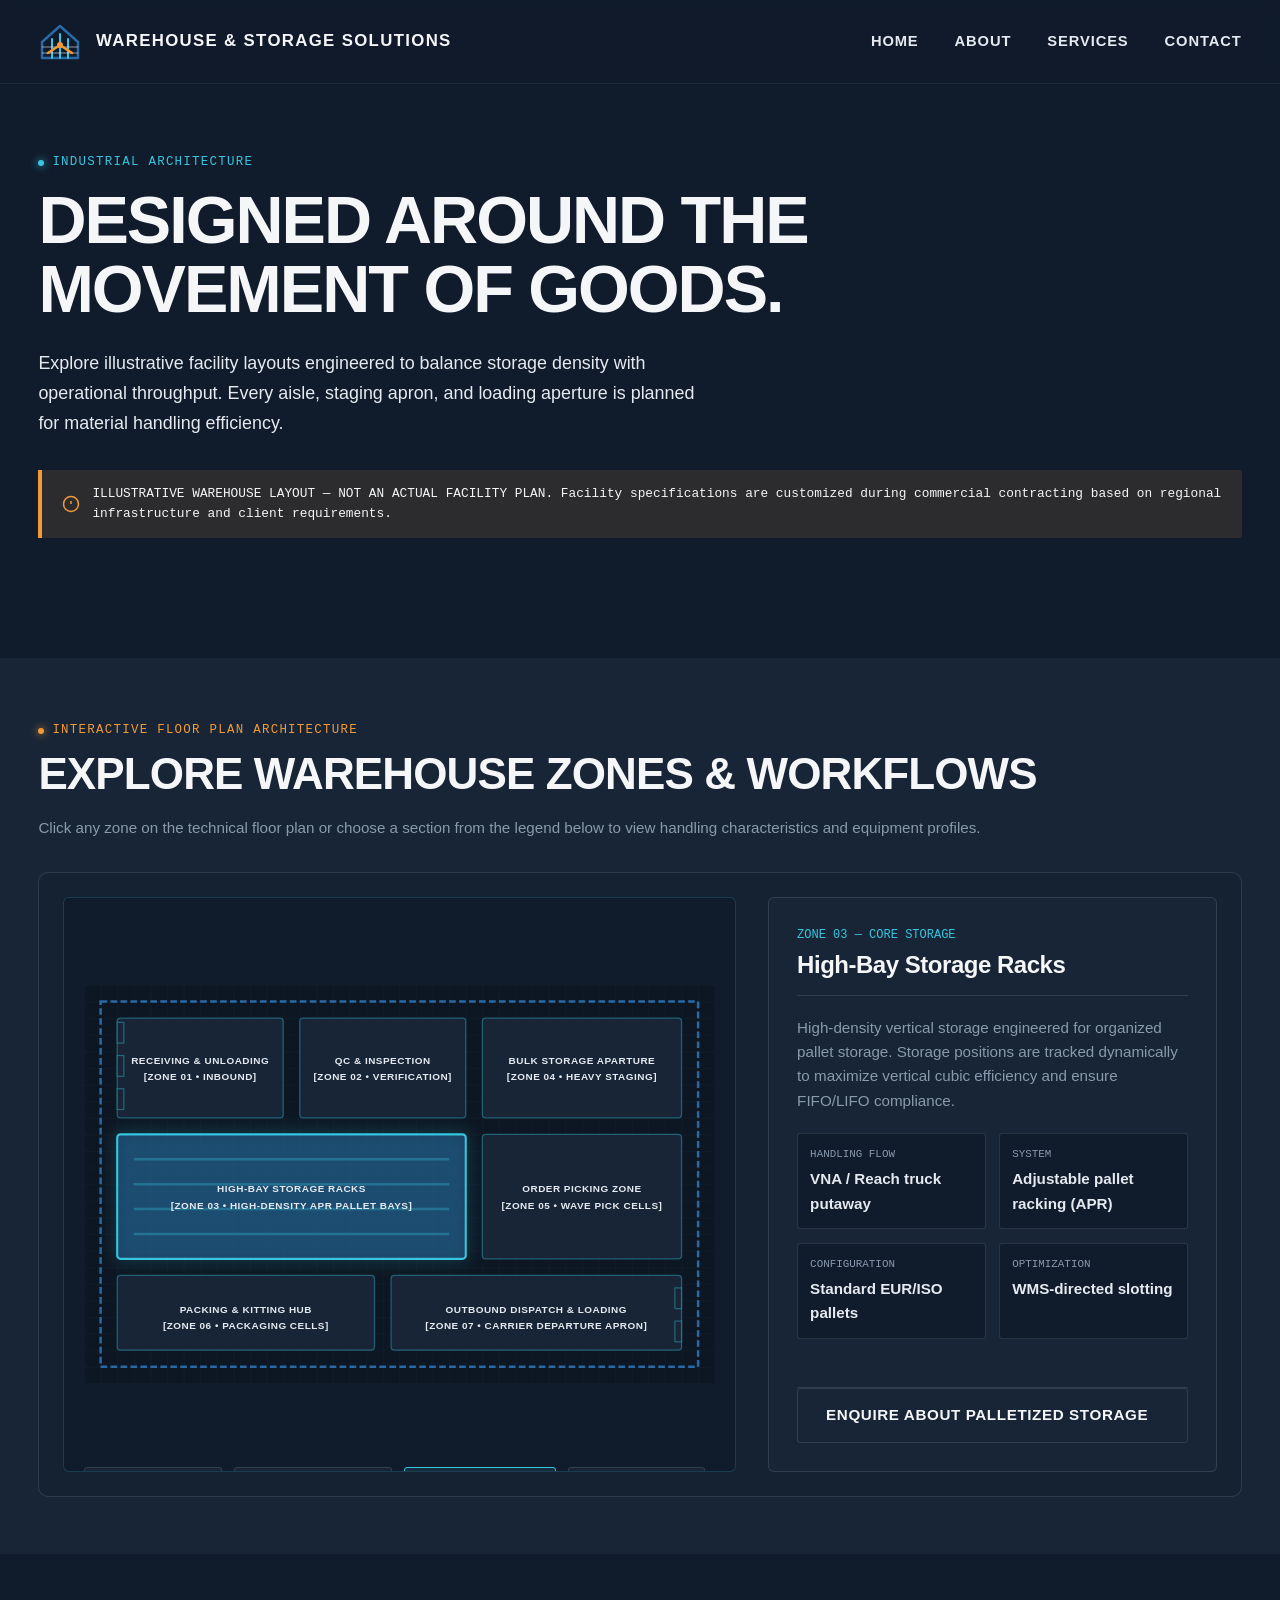
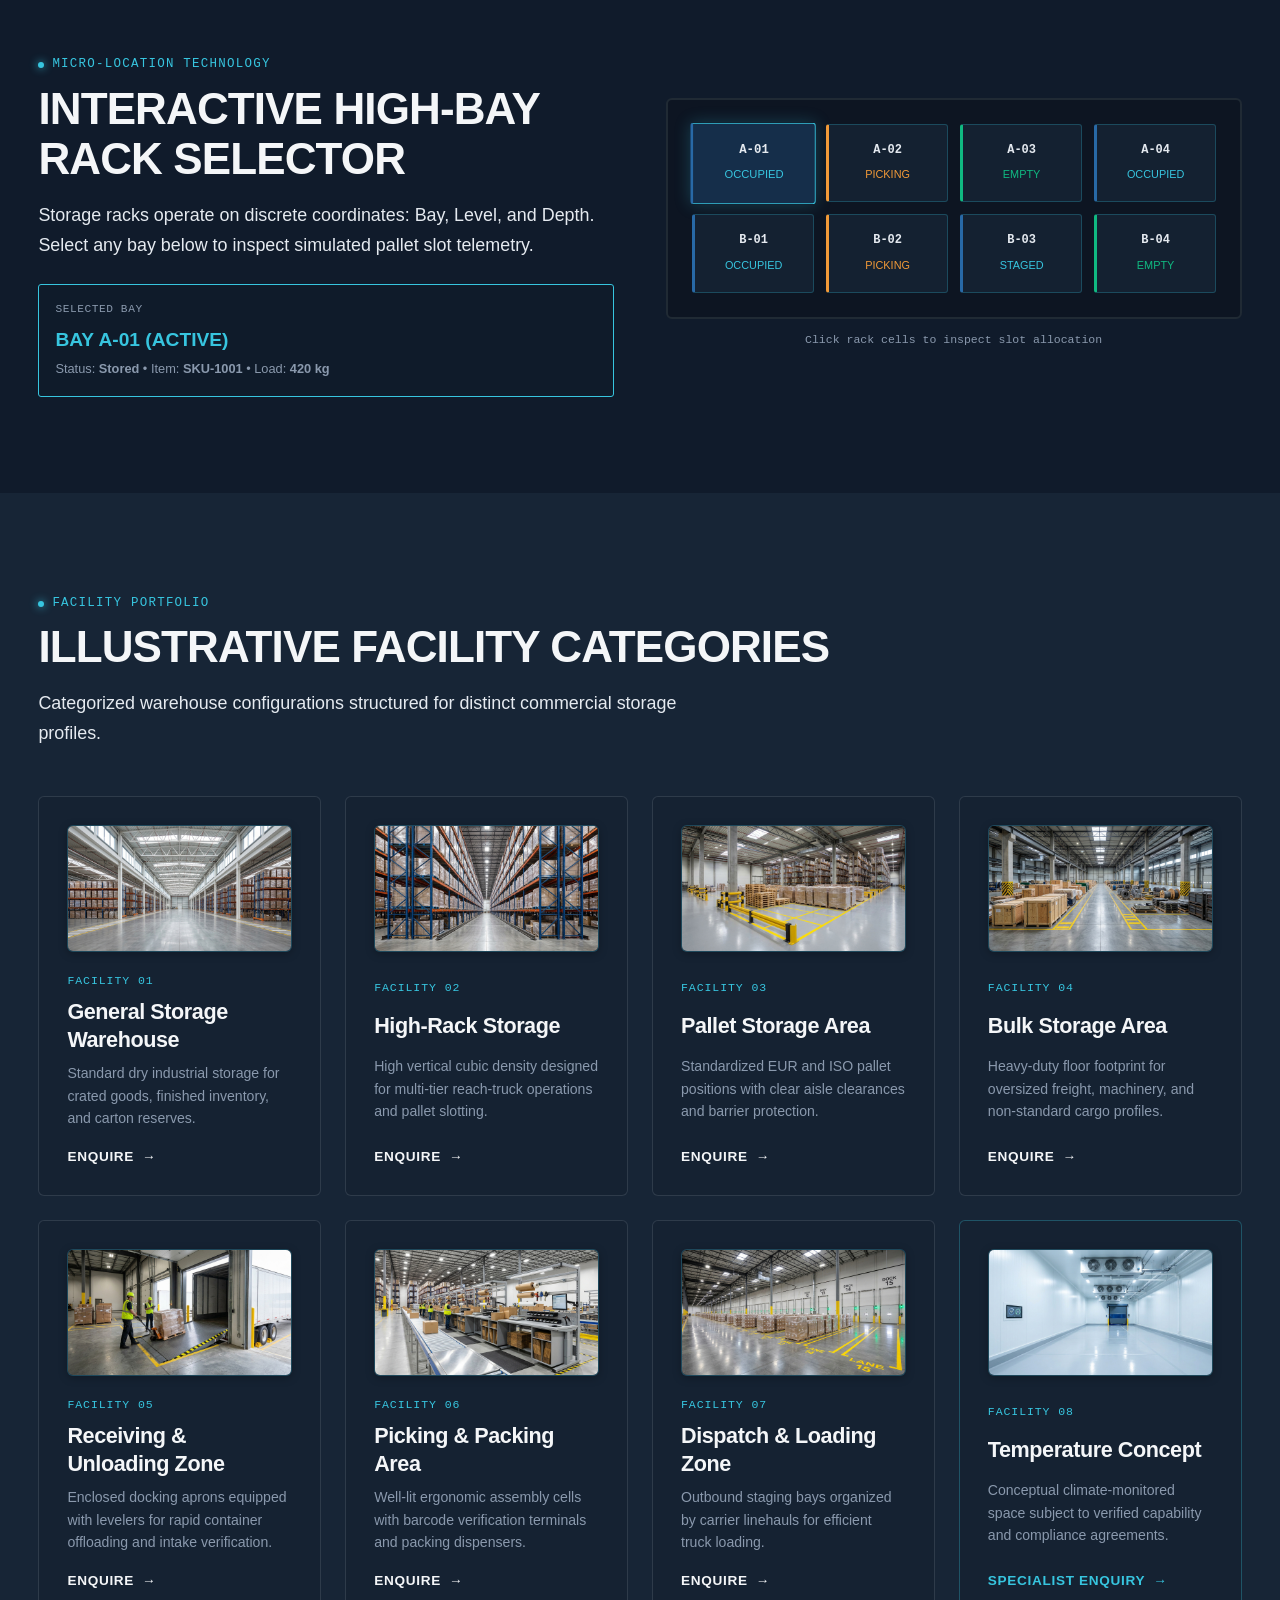
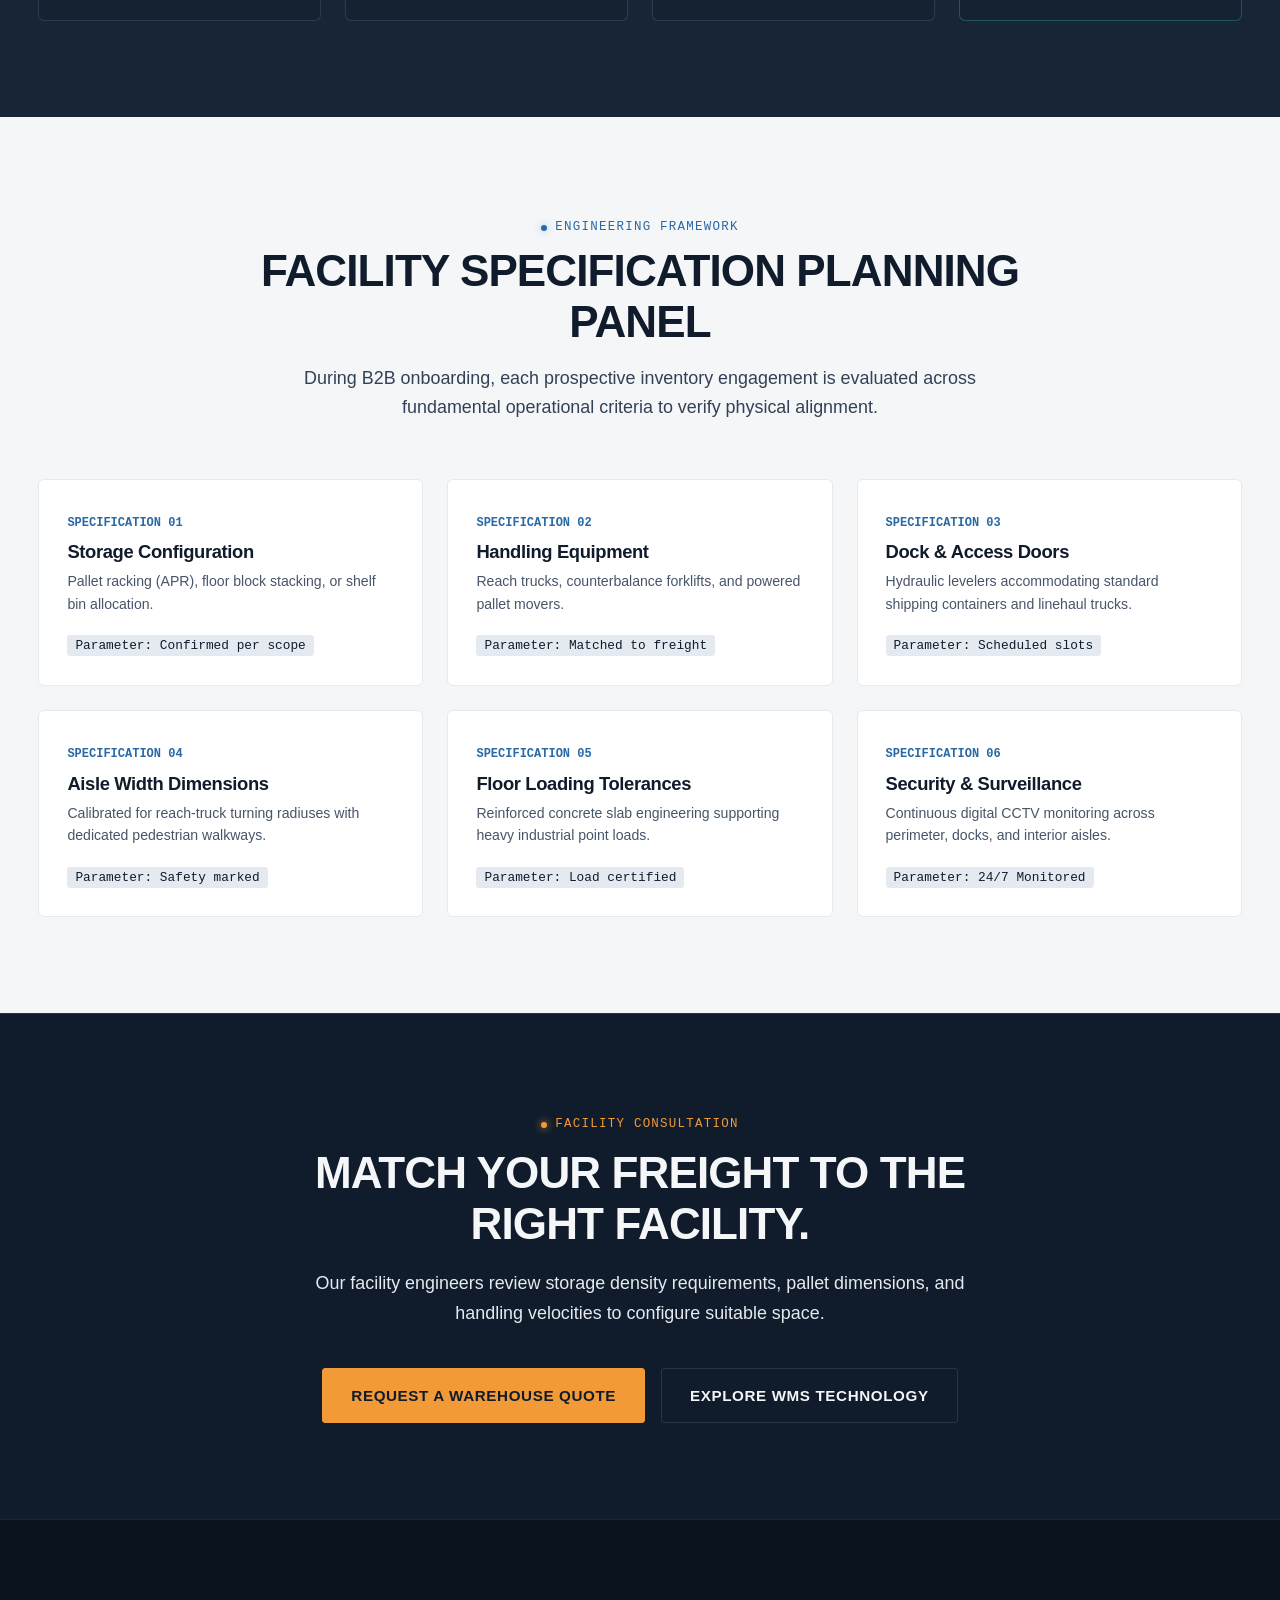
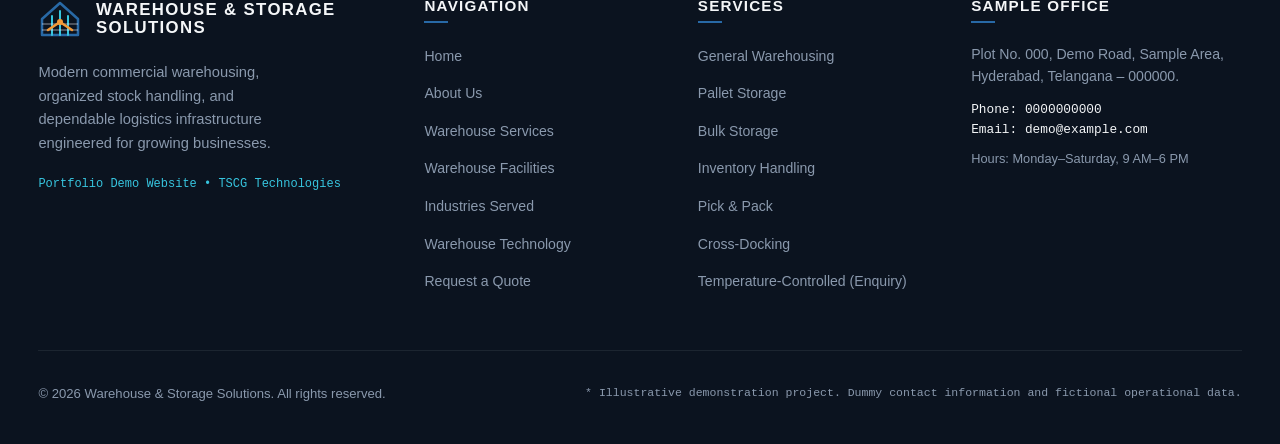
<file: facilities.html>
<!DOCTYPE html>
<html lang="en">
<head>
  <meta charset="UTF-8">
  <meta name="viewport" content="width=device-width, initial-scale=1.0">
  <title>Warehouse Facilities | Spatial Architecture &amp; Zonation</title>
  <meta name="description" content="Explore illustrative warehouse facility categories, interactive architectural floor plans, high-bay storage racks, and receiving and dispatch zones.">
  <meta property="og:title" content="Warehouse Facilities — Architectural Zonation &amp; Layout">
  <meta property="og:description" content="Explore organized spatial warehouse layouts designed around the fluid movement of goods.">
  <meta property="og:type" content="website">
  <meta property="og:image" content="images/facility-general-warehouse.jpeg">
  <link rel="canonical" href="https://demo.example.com/warehouse-company/facilities.html">
  <link rel="stylesheet" href="css/style.css">
</head>
<body>

  <!-- Navigation -->
    <!-- ==================== 1. PREMIUM NAVIGATION ==================== -->
  <header class="site-header" role="banner">
    <div class="container nav-container">
      <a href="index.html" class="brand-link" aria-label="Warehouse and Storage Solutions Home">
        <svg class="brand-symbol" viewBox="0 0 44 44" fill="none" xmlns="http://www.w3.org/2000/svg" aria-hidden="true">
          <path d="M4 22L22 6L40 22V38H4V22Z" stroke="#2869A6" stroke-width="2.5" stroke-linejoin="round"/>
          <path d="M14 19V38M22 14V38M30 19V38" stroke="#37C5DF" stroke-width="2" stroke-linecap="round"/>
          <path d="M4 27H40M4 33H40" stroke="rgba(229, 234, 240, 0.4)" stroke-width="1.5"/>
          <path d="M10 33L22 25L34 33" stroke="#F29A38" stroke-width="2.5" stroke-linecap="round" stroke-linejoin="round"/>
          <circle cx="22" cy="25" r="3" fill="#F29A38"/>
        </svg>
        <div class="brand-text-block">
          <span class="brand-title">WAREHOUSE &amp; STORAGE SOLUTIONS</span>
        </div>
      </a>

      <nav class="nav-menu" aria-label="Main Navigation">
        <a href="index.html" class="nav-link">Home</a>
        <a href="about.html" class="nav-link">About</a>
        <a href="services.html" class="nav-link">Services</a>
        <a href="contact.html" class="nav-link">Contact</a>
      </nav>

      <button class="menu-toggle" aria-label="Toggle navigation menu" aria-expanded="false">
        <span></span>
        <span></span>
        <span></span>
      </button>
    </div>
  </header>

    <!-- Mobile Drawer -->
  <div class="mobile-drawer" role="dialog" aria-modal="true" aria-label="Mobile Navigation">
    <div class="mobile-links">
      <a href="index.html" class="mobile-link">Home <span>&rarr;</span></a>
      <a href="about.html" class="mobile-link">About Us <span>&rarr;</span></a>
      <a href="services.html" class="mobile-link">Services <span>&rarr;</span></a>
      <a href="contact.html" class="mobile-link">Contact <span>&rarr;</span></a>
    </div>
    <div class="mobile-drawer-footer">
      <a href="contact.html" class="btn btn-orange" style="width: 100%;">Request Storage Space</a>
    </div>
  </div>

  <main id="main-content">

    <!-- Facilities Hero -->
    <section class="section-padding bg-midnight" style="padding-top: calc(var(--header-height) + 4rem);" aria-labelledby="facilities-hero-title">
      <div class="container">
        <div style="max-width: 860px;">
          <span class="text-technical reveal">Industrial Architecture</span>
          <h1 id="facilities-hero-title" class="heading-editorial reveal reveal-delay-1" style="margin: 0.75rem 0 1.5rem;">
            DESIGNED AROUND THE MOVEMENT OF GOODS.
          </h1>
          <p class="text-lead reveal reveal-delay-2">
            Explore illustrative facility layouts engineered to balance storage density with operational throughput. Every aisle, staging apron, and loading aperture is planned for material handling efficiency.
          </p>
        </div>

        <div class="demo-banner reveal reveal-delay-3" style="margin-top: 2rem;">
          <svg viewBox="0 0 24 24" fill="none" stroke="currentColor" stroke-width="2"><circle cx="12" cy="12" r="10"/><line x1="12" y1="8" x2="12" y2="12"/><line x1="12" y1="16" x2="12.01" y2="16"/></svg>
          <span>ILLUSTRATIVE WAREHOUSE LAYOUT — NOT AN ACTUAL FACILITY PLAN. Facility specifications are customized during commercial contracting based on regional infrastructure and client requirements.</span>
        </div>
      </div>
    </section>

    <!-- INTERACTIVE WAREHOUSE FLOOR PLAN (SIGNATURE FEATURE) -->
    <section class="section-padding-sm bg-deep" aria-labelledby="interactive-plan-heading">
      <div class="container">
        <div style="margin-bottom: 2rem;" class="reveal">
          <span class="text-technical text-technical--orange">Interactive Floor Plan Architecture</span>
          <h2 id="interactive-plan-heading" class="heading-section" style="margin-top: 0.5rem;">
            Explore Warehouse Zones &amp; Workflows
          </h2>
          <p class="text-muted">
            Click any zone on the technical floor plan or choose a section from the legend below to view handling characteristics and equipment profiles.
          </p>
        </div>

        <div class="floorplan-wrapper reveal">
          <div class="floorplan-layout">
            <!-- SVG Floor Plan -->
            <div class="floorplan-svg-container">
              <svg viewBox="0 0 760 480" width="100%" height="auto" xmlns="http://www.w3.org/2000/svg" aria-label="Interactive Warehouse Floor Plan">
                <defs>
                  <pattern id="gridPattern" width="20" height="20" patternUnits="userSpaceOnUse">
                    <line x1="0" y1="0" x2="20" y2="0" stroke="rgba(55,197,223,0.06)" stroke-width="1"/>
                    <line x1="0" y1="0" x2="0" y2="20" stroke="rgba(55,197,223,0.06)" stroke-width="1"/>
                  </pattern>
                </defs>

                <!-- Background Blueprint Grid -->
                <rect width="760" height="480" fill="#0d1723"/>
                <rect width="760" height="480" fill="url(#gridPattern)"/>

                <!-- Warehouse Outer Perimeter Wall -->
                <rect x="20" y="20" width="720" height="440" fill="none" stroke="#2869A6" stroke-width="3" stroke-dasharray="8 4"/>

                <!-- Zone 1: Inbound Receiving Dock -->
                <g class="plan-zone zone-orange" data-zone="receiving" tabindex="0" role="button" aria-label="Inbound Receiving and Unloading Zone">
                  <rect x="40" y="40" width="200" height="120" rx="4"/>
                  <text x="140" y="95" text-anchor="middle">RECEIVING &amp; UNLOADING</text>
                  <text x="140" y="115" text-anchor="middle" font-size="9" fill="#F29A38">[ZONE 01 &bull; INBOUND]</text>
                  <!-- Dock Leveler Symbols -->
                  <rect x="40" y="45" width="8" height="25" fill="#F29A38"/>
                  <rect x="40" y="85" width="8" height="25" fill="#F29A38"/>
                  <rect x="40" y="125" width="8" height="25" fill="#F29A38"/>
                </g>

                <!-- Zone 2: QC & Staging -->
                <g class="plan-zone" data-zone="inspection" tabindex="0" role="button" aria-label="Inspection and Quality Verification Zone">
                  <rect x="260" y="40" width="200" height="120" rx="4"/>
                  <text x="360" y="95" text-anchor="middle">QC &amp; INSPECTION</text>
                  <text x="360" y="115" text-anchor="middle" font-size="9" fill="#37C5DF">[ZONE 02 &bull; VERIFICATION]</text>
                </g>

                <!-- Zone 4: Bulk & Floor Staging Area -->
                <g class="plan-zone" data-zone="bulk-storage" tabindex="0" role="button" aria-label="Bulk and Oversized Floor Storage Area">
                  <rect x="480" y="40" width="240" height="120" rx="4"/>
                  <text x="600" y="95" text-anchor="middle">BULK STORAGE APARTURE</text>
                  <text x="600" y="115" text-anchor="middle" font-size="9" fill="#37C5DF">[ZONE 04 &bull; HEAVY STAGING]</text>
                </g>

                <!-- Zone 3: High-Bay Pallet Racks (Core Storage) -->
                <g class="plan-zone is-active" data-zone="storage-highrack" tabindex="0" role="button" aria-label="High Bay Storage Racks Zone">
                  <rect x="40" y="180" width="420" height="150" rx="4"/>
                  <!-- Rack Aisle Indicators -->
                  <line x1="60" y1="210" x2="440" y2="210" stroke="rgba(55,197,223,0.3)" stroke-width="3"/>
                  <line x1="60" y1="240" x2="440" y2="240" stroke="rgba(55,197,223,0.3)" stroke-width="3"/>
                  <line x1="60" y1="270" x2="440" y2="270" stroke="rgba(55,197,223,0.3)" stroke-width="3"/>
                  <line x1="60" y1="300" x2="440" y2="300" stroke="rgba(55,197,223,0.3)" stroke-width="3"/>
                  <text x="250" y="250" text-anchor="middle" font-size="14">HIGH-BAY STORAGE RACKS</text>
                  <text x="250" y="270" text-anchor="middle" font-size="9" fill="#37C5DF">[ZONE 03 &bull; HIGH-DENSITY APR PALLET BAYS]</text>
                </g>

                <!-- Zone 5: Order Picking & Consolidation -->
                <g class="plan-zone" data-zone="picking" tabindex="0" role="button" aria-label="Order Picking Zone">
                  <rect x="480" y="180" width="240" height="150" rx="4"/>
                  <text x="600" y="250" text-anchor="middle">ORDER PICKING ZONE</text>
                  <text x="600" y="270" text-anchor="middle" font-size="9" fill="#37C5DF">[ZONE 05 &bull; WAVE PICK CELLS]</text>
                </g>

                <!-- Zone 6: Packing & Value-Added Station -->
                <g class="plan-zone" data-zone="packing" tabindex="0" role="button" aria-label="Packaging and Kitting Workstations">
                  <rect x="40" y="350" width="310" height="90" rx="4"/>
                  <text x="195" y="395" text-anchor="middle">PACKING &amp; KITTING HUB</text>
                  <text x="195" y="415" text-anchor="middle" font-size="9" fill="#37C5DF">[ZONE 06 &bull; PACKAGING CELLS]</text>
                </g>

                <!-- Zone 7: Outbound Dispatch & Truck Staging -->
                <g class="plan-zone zone-orange" data-zone="dispatch" tabindex="0" role="button" aria-label="Outbound Dispatch and Loading Docks">
                  <rect x="370" y="350" width="350" height="90" rx="4"/>
                  <text x="545" y="395" text-anchor="middle">OUTBOUND DISPATCH &amp; LOADING</text>
                  <text x="545" y="415" text-anchor="middle" font-size="9" fill="#F29A38">[ZONE 07 &bull; CARRIER DEPARTURE APRON]</text>
                  <!-- Dock Doors -->
                  <rect x="712" y="365" width="8" height="25" fill="#F29A38"/>
                  <rect x="712" y="405" width="8" height="25" fill="#F29A38"/>
                </g>
              </svg>

              <!-- Legend Quick Jump Buttons -->
              <div class="floorplan-legend">
                <button class="legend-btn" data-zone="receiving">01 Inbound Dock</button>
                <button class="legend-btn" data-zone="inspection">02 Inspection / QC</button>
                <button class="legend-btn is-active" data-zone="storage-highrack">03 High-Bay Racks</button>
                <button class="legend-btn" data-zone="bulk-storage">04 Bulk Staging</button>
                <button class="legend-btn" data-zone="picking">05 Picking Hub</button>
                <button class="legend-btn" data-zone="packing">06 Packing Cells</button>
                <button class="legend-btn" data-zone="dispatch">07 Outbound Docks</button>
              </div>
            </div>

            <!-- Dynamic Inspector Panel -->
            <div id="floorplan-details" class="floorplan-info-panel">
              <!-- Dynamically populated by js/warehouse-layout.js -->
            </div>
          </div>
        </div>
      </div>
    </section>

    <!-- INTERACTIVE STORAGE RACK VISUALIZATION (SIGNATURE FEATURE) -->
    <section class="section-padding bg-midnight" aria-labelledby="rack-system-title">
      <div class="container">
        <div class="grid-split">
          <div class="reveal">
            <span class="text-technical">Micro-Location Technology</span>
            <h2 id="rack-system-title" class="heading-section" style="margin-top: 0.5rem;">
              Interactive High-Bay Rack Selector
            </h2>
            <p class="text-lead" style="margin-bottom: 1.5rem;">
              Storage racks operate on discrete coordinates: Bay, Level, and Depth. Select any bay below to inspect simulated pallet slot telemetry.
            </p>

            <div id="rack-inspector-info" style="margin-top: 1.5rem;">
              <div class="telemetry-item" style="border-color: var(--electric-cyan);">
                <div class="telemetry-label">Selected Bay</div>
                <div class="telemetry-val telemetry-val--cyan">BAY A-01 (ACTIVE)</div>
                <p style="font-size:0.8rem; color:var(--mid-grey); margin-top:4px;">
                  Status: <strong>Stored</strong> &bull; Item: <strong>SKU-1001</strong> &bull; Load: <strong>420 kg</strong>
                </p>
              </div>
            </div>
          </div>

          <!-- Interactive CSS/HTML Rack Structure -->
          <div class="reveal reveal-delay-2">
            <div class="rack-grid-container">
              <div class="rack-cell is-selected status-occupied" data-code="BAY A-01" data-status="Occupied" data-sku="SKU-1001" data-weight="420 kg">
                <span class="rack-pos-code">A-01</span>
                <span class="rack-pos-status" style="color:var(--electric-cyan);">Occupied</span>
              </div>
              <div class="rack-cell status-active" data-code="BAY A-02" data-status="In Picking" data-sku="SKU-1008" data-weight="380 kg">
                <span class="rack-pos-code">A-02</span>
                <span class="rack-pos-status" style="color:var(--industrial-orange);">Picking</span>
              </div>
              <div class="rack-cell status-available" data-code="BAY A-03" data-status="Available" data-sku="EMPTY BAY" data-weight="0 kg">
                <span class="rack-pos-code">A-03</span>
                <span class="rack-pos-status" style="color:#10b981;">Empty</span>
              </div>
              <div class="rack-cell status-occupied" data-code="BAY A-04" data-status="Occupied" data-sku="SKU-1004" data-weight="150 kg">
                <span class="rack-pos-code">A-04</span>
                <span class="rack-pos-status" style="color:var(--electric-cyan);">Occupied</span>
              </div>

              <div class="rack-cell status-occupied" data-code="BAY B-01" data-status="Occupied" data-sku="SKU-1003" data-weight="680 kg">
                <span class="rack-pos-code">B-01</span>
                <span class="rack-pos-status" style="color:var(--electric-cyan);">Occupied</span>
              </div>
              <div class="rack-cell status-active" data-code="BAY B-02" data-status="In Picking" data-sku="SKU-1002" data-weight="210 kg">
                <span class="rack-pos-code">B-02</span>
                <span class="rack-pos-status" style="color:var(--industrial-orange);">Picking</span>
              </div>
              <div class="rack-cell status-occupied" data-code="BAY B-03" data-status="Inbound Putaway" data-sku="SKU-1006" data-weight="540 kg">
                <span class="rack-pos-code">B-03</span>
                <span class="rack-pos-status" style="color:var(--electric-cyan);">Staged</span>
              </div>
              <div class="rack-cell status-available" data-code="BAY B-04" data-status="Available" data-sku="EMPTY BAY" data-weight="0 kg">
                <span class="rack-pos-code">B-04</span>
                <span class="rack-pos-status" style="color:#10b981;">Empty</span>
              </div>
            </div>
            <div style="font-family:var(--font-mono); font-size:0.72rem; color:var(--mid-grey); text-align:center; margin-top:0.75rem;">
              Click rack cells to inspect slot allocation
            </div>
          </div>
        </div>
      </div>
    </section>

    <!-- Facility Categories Showcase (8 Categories) -->
    <section class="section-padding bg-deep" aria-labelledby="facility-categories-heading">
      <div class="container">
        <div style="margin-bottom: 3rem;" class="reveal">
          <span class="text-technical">Facility Portfolio</span>
          <h2 id="facility-categories-heading" class="heading-section" style="margin-top: 0.5rem;">
            Illustrative Facility Categories
          </h2>
          <p class="text-lead">
            Categorized warehouse configurations structured for distinct commercial storage profiles.
          </p>
        </div>

        <div class="grid-4">
          <!-- Card 1 -->
          <article class="service-card reveal">
            <div class="service-card-media">
              <!-- Image: images/facility-general-warehouse.jpeg -->
              <div class="img-container aspect-16-9">
  <img src="images/facility-general-warehouse.jpeg" alt="General storage commercial warehouse building interior" loading="lazy">
</div>
            </div>
            <span class="service-category">Facility 01</span>
            <h3 class="heading-card" style="margin-bottom: 0.5rem;">General Storage Warehouse</h3>
            <p class="text-muted" style="font-size: 0.88rem; margin-bottom: 1rem;">
              Standard dry industrial storage for crated goods, finished inventory, and carton reserves.
            </p>
            <a href="contact.html?type=General%20Storage" class="service-card-link">Enquire <span>&rarr;</span></a>
          </article>

          <!-- Card 2 -->
          <article class="service-card reveal reveal-delay-1">
            <div class="service-card-media">
              <!-- Image: images/facility-high-rack-storage.jpeg -->
              <div class="img-container aspect-16-9">
  <img src="images/facility-high-rack-storage.jpeg" alt="High-rack storage system with narrow aisle forklift guidance" loading="lazy">
</div>
            </div>
            <span class="service-category">Facility 02</span>
            <h3 class="heading-card" style="margin-bottom: 0.5rem;">High-Rack Storage</h3>
            <p class="text-muted" style="font-size: 0.88rem; margin-bottom: 1rem;">
              High vertical cubic density designed for multi-tier reach-truck operations and pallet slotting.
            </p>
            <a href="contact.html?type=Pallet%20Storage" class="service-card-link">Enquire <span>&rarr;</span></a>
          </article>

          <!-- Card 3 -->
          <article class="service-card reveal reveal-delay-2">
            <div class="service-card-media">
              <!-- Image: images/facility-pallet-area.jpeg -->
              <div class="img-container aspect-16-9">
  <img src="images/facility-pallet-area.jpeg" alt="Designated pallet storage area with organized floor markings" loading="lazy">
</div>
            </div>
            <span class="service-category">Facility 03</span>
            <h3 class="heading-card" style="margin-bottom: 0.5rem;">Pallet Storage Area</h3>
            <p class="text-muted" style="font-size: 0.88rem; margin-bottom: 1rem;">
              Standardized EUR and ISO pallet positions with clear aisle clearances and barrier protection.
            </p>
            <a href="contact.html?type=Pallet%20Storage" class="service-card-link">Enquire <span>&rarr;</span></a>
          </article>

          <!-- Card 4 -->
          <article class="service-card reveal reveal-delay-3">
            <div class="service-card-media">
              <!-- Image: images/facility-bulk-area.jpeg -->
              <div class="img-container aspect-16-9">
  <img src="images/facility-bulk-area.jpeg" alt="Expansive floor bulk storage area for heavy industrial machinery" loading="lazy">
</div>
            </div>
            <span class="service-category">Facility 04</span>
            <h3 class="heading-card" style="margin-bottom: 0.5rem;">Bulk Storage Area</h3>
            <p class="text-muted" style="font-size: 0.88rem; margin-bottom: 1rem;">
              Heavy-duty floor footprint for oversized freight, machinery, and non-standard cargo profiles.
            </p>
            <a href="contact.html?type=Bulk%20Storage" class="service-card-link">Enquire <span>&rarr;</span></a>
          </article>

          <!-- Card 5 -->
          <article class="service-card reveal">
            <div class="service-card-media">
              <!-- Image: images/facility-receiving-unloading.jpeg -->
              <div class="img-container aspect-16-9">
  <img src="images/facility-receiving-unloading.jpeg" alt="Receiving dock with hydraulic dock leveler and offloading trailers" loading="lazy">
</div>
            </div>
            <span class="service-category">Facility 05</span>
            <h3 class="heading-card" style="margin-bottom: 0.5rem;">Receiving &amp; Unloading Zone</h3>
            <p class="text-muted" style="font-size: 0.88rem; margin-bottom: 1rem;">
              Enclosed docking aprons equipped with levelers for rapid container offloading and intake verification.
            </p>
            <a href="contact.html?type=Inventory%20Handling" class="service-card-link">Enquire <span>&rarr;</span></a>
          </article>

          <!-- Card 6 -->
          <article class="service-card reveal reveal-delay-1">
            <div class="service-card-media">
              <!-- Image: images/facility-picking-packing.jpeg -->
              <div class="img-container aspect-16-9">
  <img src="images/facility-picking-packing.jpeg" alt="Ergonomic picking and packing station with conveyors" loading="lazy">
</div>
            </div>
            <span class="service-category">Facility 06</span>
            <h3 class="heading-card" style="margin-bottom: 0.5rem;">Picking &amp; Packing Area</h3>
            <p class="text-muted" style="font-size: 0.88rem; margin-bottom: 1rem;">
              Well-lit ergonomic assembly cells with barcode verification terminals and packing dispensers.
            </p>
            <a href="contact.html?type=Pick%20%26%20Pack" class="service-card-link">Enquire <span>&rarr;</span></a>
          </article>

          <!-- Card 7 -->
          <article class="service-card reveal reveal-delay-2">
            <div class="service-card-media">
              <!-- Image: images/facility-dispatch-loading.jpeg -->
              <div class="img-container aspect-16-9">
  <img src="images/facility-dispatch-loading.jpeg" alt="Outbound dispatch loading bay with roll-up doors" loading="lazy">
</div>
            </div>
            <span class="service-category">Facility 07</span>
            <h3 class="heading-card" style="margin-bottom: 0.5rem;">Dispatch &amp; Loading Zone</h3>
            <p class="text-muted" style="font-size: 0.88rem; margin-bottom: 1rem;">
              Outbound staging bays organized by carrier linehauls for efficient truck loading.
            </p>
            <a href="contact.html?type=Distribution%20%26%20Dispatch" class="service-card-link">Enquire <span>&rarr;</span></a>
          </article>

          <!-- Card 8 -->
          <article class="service-card reveal reveal-delay-3" style="border-color: rgba(55, 197, 223, 0.3);">
            <div class="service-card-media">
              <!-- Image: images/facility-temperature-concept.jpeg -->
              <div class="img-container aspect-16-9">
  <img src="images/facility-temperature-concept.jpeg" alt="Conceptual climate controlled storage room with monitoring sensors" loading="lazy">
</div>
            </div>
            <span class="service-category">Facility 08</span>
            <h3 class="heading-card" style="margin-bottom: 0.5rem;">Temperature Concept</h3>
            <p class="text-muted" style="font-size: 0.88rem; margin-bottom: 1rem;">
              Conceptual climate-monitored space subject to verified capability and compliance agreements.
            </p>
            <a href="contact.html?type=Temperature-Controlled%20Storage%20Enquiry" class="service-card-link" style="color:var(--electric-cyan);">Specialist Enquiry <span>&rarr;</span></a>
          </article>
        </div>
      </div>
    </section>

    <!-- Facility Specification Framework (B2B Planning Panel) -->
    <section class="section-padding bg-bright" aria-labelledby="specs-panel-heading">
      <div class="container">
        <div style="max-width: 820px; margin: 0 auto; text-align: center; margin-bottom: 3.5rem;" class="reveal">
          <span class="text-technical">Engineering Framework</span>
          <h2 id="specs-panel-heading" class="heading-section" style="margin-top: 0.5rem; color: var(--midnight-navy);">
            Facility Specification Planning Panel
          </h2>
          <p class="text-lead" style="color: #334155; margin: 0 auto;">
            During B2B onboarding, each prospective inventory engagement is evaluated across fundamental operational criteria to verify physical alignment.
          </p>
        </div>

        <div class="grid-3">
          <div style="background: #ffffff; padding: 1.75rem; border-radius: var(--radius-sm); border: 1px solid var(--light-grey);" class="reveal">
            <span style="font-family: var(--font-mono); font-size: 0.75rem; color: var(--warehouse-blue); font-weight: 700;">SPECIFICATION 01</span>
            <h3 style="font-size: 1.15rem; color: var(--midnight-navy); margin: 0.5rem 0;">Storage Configuration</h3>
            <p style="font-size: 0.88rem; color: #475569; margin-bottom: 1rem;">Pallet racking (APR), floor block stacking, or shelf bin allocation.</p>
            <span style="font-family: var(--font-mono); font-size: 0.8rem; background: var(--light-grey); padding: 3px 8px; border-radius: 3px; color: var(--midnight-navy);">Parameter: Confirmed per scope</span>
          </div>

          <div style="background: #ffffff; padding: 1.75rem; border-radius: var(--radius-sm); border: 1px solid var(--light-grey);" class="reveal reveal-delay-1">
            <span style="font-family: var(--font-mono); font-size: 0.75rem; color: var(--warehouse-blue); font-weight: 700;">SPECIFICATION 02</span>
            <h3 style="font-size: 1.15rem; color: var(--midnight-navy); margin: 0.5rem 0;">Handling Equipment</h3>
            <p style="font-size: 0.88rem; color: #475569; margin-bottom: 1rem;">Reach trucks, counterbalance forklifts, and powered pallet movers.</p>
            <span style="font-family: var(--font-mono); font-size: 0.8rem; background: var(--light-grey); padding: 3px 8px; border-radius: 3px; color: var(--midnight-navy);">Parameter: Matched to freight</span>
          </div>

          <div style="background: #ffffff; padding: 1.75rem; border-radius: var(--radius-sm); border: 1px solid var(--light-grey);" class="reveal reveal-delay-2">
            <span style="font-family: var(--font-mono); font-size: 0.75rem; color: var(--warehouse-blue); font-weight: 700;">SPECIFICATION 03</span>
            <h3 style="font-size: 1.15rem; color: var(--midnight-navy); margin: 0.5rem 0;">Dock &amp; Access Doors</h3>
            <p style="font-size: 0.88rem; color: #475569; margin-bottom: 1rem;">Hydraulic levelers accommodating standard shipping containers and linehaul trucks.</p>
            <span style="font-family: var(--font-mono); font-size: 0.8rem; background: var(--light-grey); padding: 3px 8px; border-radius: 3px; color: var(--midnight-navy);">Parameter: Scheduled slots</span>
          </div>

          <div style="background: #ffffff; padding: 1.75rem; border-radius: var(--radius-sm); border: 1px solid var(--light-grey);" class="reveal">
            <span style="font-family: var(--font-mono); font-size: 0.75rem; color: var(--warehouse-blue); font-weight: 700;">SPECIFICATION 04</span>
            <h3 style="font-size: 1.15rem; color: var(--midnight-navy); margin: 0.5rem 0;">Aisle Width Dimensions</h3>
            <p style="font-size: 0.88rem; color: #475569; margin-bottom: 1rem;">Calibrated for reach-truck turning radiuses with dedicated pedestrian walkways.</p>
            <span style="font-family: var(--font-mono); font-size: 0.8rem; background: var(--light-grey); padding: 3px 8px; border-radius: 3px; color: var(--midnight-navy);">Parameter: Safety marked</span>
          </div>

          <div style="background: #ffffff; padding: 1.75rem; border-radius: var(--radius-sm); border: 1px solid var(--light-grey);" class="reveal reveal-delay-1">
            <span style="font-family: var(--font-mono); font-size: 0.75rem; color: var(--warehouse-blue); font-weight: 700;">SPECIFICATION 05</span>
            <h3 style="font-size: 1.15rem; color: var(--midnight-navy); margin: 0.5rem 0;">Floor Loading Tolerances</h3>
            <p style="font-size: 0.88rem; color: #475569; margin-bottom: 1rem;">Reinforced concrete slab engineering supporting heavy industrial point loads.</p>
            <span style="font-family: var(--font-mono); font-size: 0.8rem; background: var(--light-grey); padding: 3px 8px; border-radius: 3px; color: var(--midnight-navy);">Parameter: Load certified</span>
          </div>

          <div style="background: #ffffff; padding: 1.75rem; border-radius: var(--radius-sm); border: 1px solid var(--light-grey);" class="reveal reveal-delay-2">
            <span style="font-family: var(--font-mono); font-size: 0.75rem; color: var(--warehouse-blue); font-weight: 700;">SPECIFICATION 06</span>
            <h3 style="font-size: 1.15rem; color: var(--midnight-navy); margin: 0.5rem 0;">Security &amp; Surveillance</h3>
            <p style="font-size: 0.88rem; color: #475569; margin-bottom: 1rem;">Continuous digital CCTV monitoring across perimeter, docks, and interior aisles.</p>
            <span style="font-family: var(--font-mono); font-size: 0.8rem; background: var(--light-grey); padding: 3px 8px; border-radius: 3px; color: var(--midnight-navy);">Parameter: 24/7 Monitored</span>
          </div>
        </div>
      </div>
    </section>

    <!-- Final CTA -->
    <section class="section-padding bg-midnight" style="border-top: 1px solid var(--dark-border);">
      <div class="container" style="text-align: center; max-width: 800px;">
        <span class="text-technical text-technical--orange reveal">Facility Consultation</span>
        <h2 class="heading-section reveal reveal-delay-1" style="margin-top: 0.75rem; margin-bottom: 1.25rem;">
          MATCH YOUR FREIGHT TO THE RIGHT FACILITY.
        </h2>
        <p class="text-lead reveal reveal-delay-2" style="margin: 0 auto 2.5rem;">
          Our facility engineers review storage density requirements, pallet dimensions, and handling velocities to configure suitable space.
        </p>
        <div style="display: flex; justify-content: center; flex-wrap: wrap; gap: 1rem;" class="reveal reveal-delay-3">
          <a href="contact.html" class="btn btn-orange">Request a Warehouse Quote</a>
          <a href="technology.html" class="btn btn-outline">Explore WMS Technology</a>
        </div>
      </div>
    </section>

  </main>

  <!-- Footer -->
  <footer class="site-footer" role="contentinfo">
    <div class="container">
      <div class="footer-grid">
        <div class="footer-brand">
          <a href="index.html" class="brand-link" style="margin-bottom: 1rem;">
            <svg class="brand-symbol" viewBox="0 0 44 44" fill="none" xmlns="http://www.w3.org/2000/svg" aria-hidden="true">
              <path d="M4 22L22 6L40 22V38H4V22Z" stroke="#2869A6" stroke-width="2.5" stroke-linejoin="round"/>
              <path d="M14 19V38M22 14V38M30 19V38" stroke="#37C5DF" stroke-width="2" stroke-linecap="round"/>
              <path d="M4 27H40M4 33H40" stroke="rgba(229, 234, 240, 0.4)" stroke-width="1.5"/>
              <path d="M10 33L22 25L34 33" stroke="#F29A38" stroke-width="2.5" stroke-linecap="round" stroke-linejoin="round"/>
              <circle cx="22" cy="25" r="3" fill="#F29A38"/>
            </svg>
            <div class="brand-text-block">
              <span class="brand-title">WAREHOUSE &amp; STORAGE SOLUTIONS</span>
            </div>
          </a>
          <p>
            Modern commercial warehousing, organized stock handling, and dependable logistics infrastructure engineered for growing businesses.
          </p>
          <div style="font-family: var(--font-mono); font-size: 0.75rem; color: var(--electric-cyan);">
            Portfolio Demo Website &bull; TSCG Technologies
          </div>
        </div>

        <div>
          <h4 class="footer-col-title">Navigation</h4>
          <ul class="footer-links">
            <li><a href="index.html" class="footer-link">Home</a></li>
            <li><a href="about.html" class="footer-link">About Us</a></li>
            <li><a href="services.html" class="footer-link">Warehouse Services</a></li>
            <li><a href="facilities.html" class="footer-link">Warehouse Facilities</a></li>
            <li><a href="industries.html" class="footer-link">Industries Served</a></li>
            <li><a href="technology.html" class="footer-link">Warehouse Technology</a></li>
            <li><a href="contact.html" class="footer-link">Request a Quote</a></li>
          </ul>
        </div>

        <div>
          <h4 class="footer-col-title">Services</h4>
          <ul class="footer-links">
            <li><a href="services.html#general" class="footer-link">General Warehousing</a></li>
            <li><a href="services.html#pallet" class="footer-link">Pallet Storage</a></li>
            <li><a href="services.html#bulk" class="footer-link">Bulk Storage</a></li>
            <li><a href="services.html#inventory" class="footer-link">Inventory Handling</a></li>
            <li><a href="services.html#fulfilment" class="footer-link">Pick &amp; Pack</a></li>
            <li><a href="services.html#crossdock" class="footer-link">Cross-Docking</a></li>
            <li><a href="services.html#temperature" class="footer-link">Temperature-Controlled (Enquiry)</a></li>
          </ul>
        </div>

        <div>
          <h4 class="footer-col-title">Sample Office</h4>
          <div style="font-size: 0.88rem; color: var(--mid-grey); line-height: 1.6; margin-bottom: 0.75rem;">
            Plot No. 000, Demo Road, Sample Area,<br>
            Hyderabad, Telangana &ndash; 000000.
          </div>
          <div style="font-family: var(--font-mono); font-size: 0.8rem; color: var(--cool-white); margin-bottom: 0.5rem;">
            Phone: 0000000000<br>
            Email: demo@example.com
          </div>
          <div style="font-size: 0.8rem; color: var(--mid-grey);">
            Hours: Monday&ndash;Saturday, 9 AM&ndash;6 PM
          </div>
        </div>
      </div>

      <div class="footer-bottom">
        <div>
          &copy; <span class="current-year">2026</span> Warehouse &amp; Storage Solutions. All rights reserved.
        </div>
        <div class="footer-disclosure">
          * Illustrative demonstration project. Dummy contact information and fictional operational data.
        </div>
      </div>
    </div>
  </footer>

  <!-- Scripts -->
  <script src="js/navigation.js"></script>
  <script src="js/animations.js"></script>
  <script src="js/warehouse-layout.js"></script>
  <script src="js/main.js"></script>
</body>
</html>
</file>
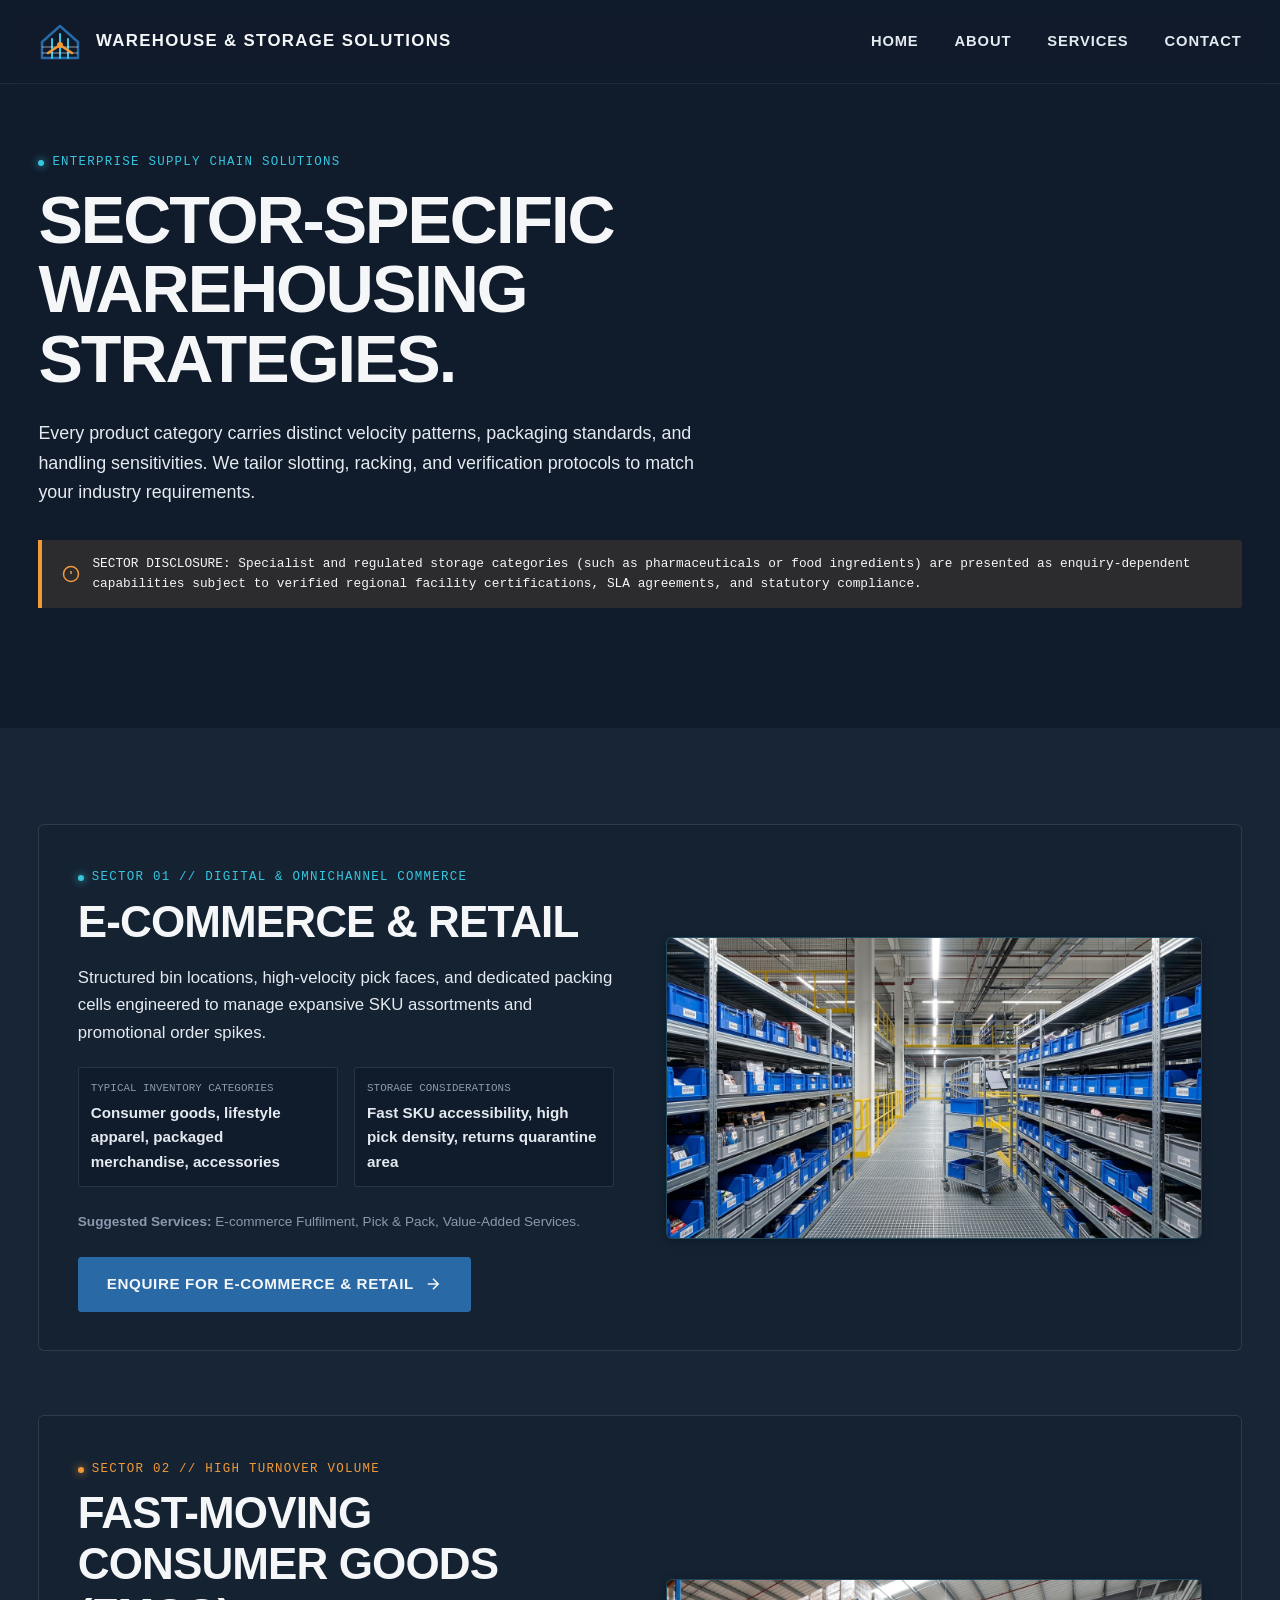
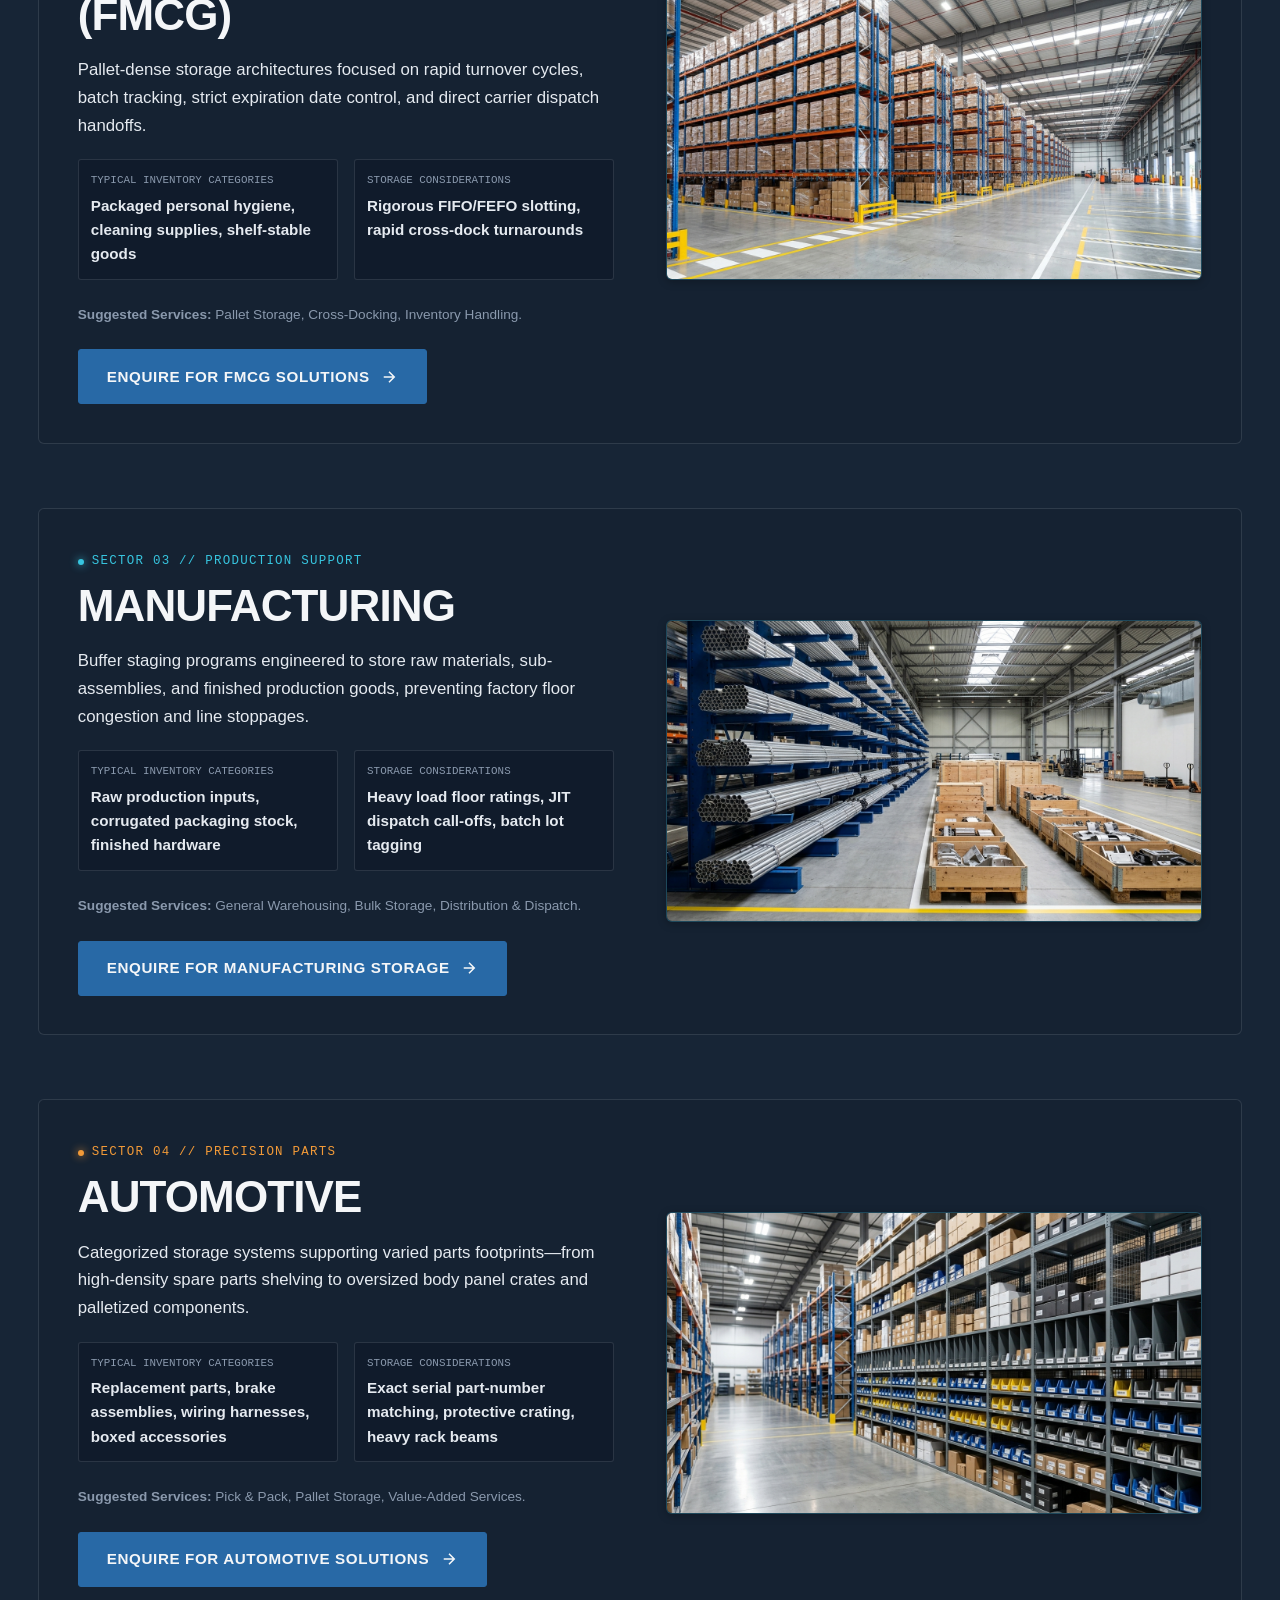
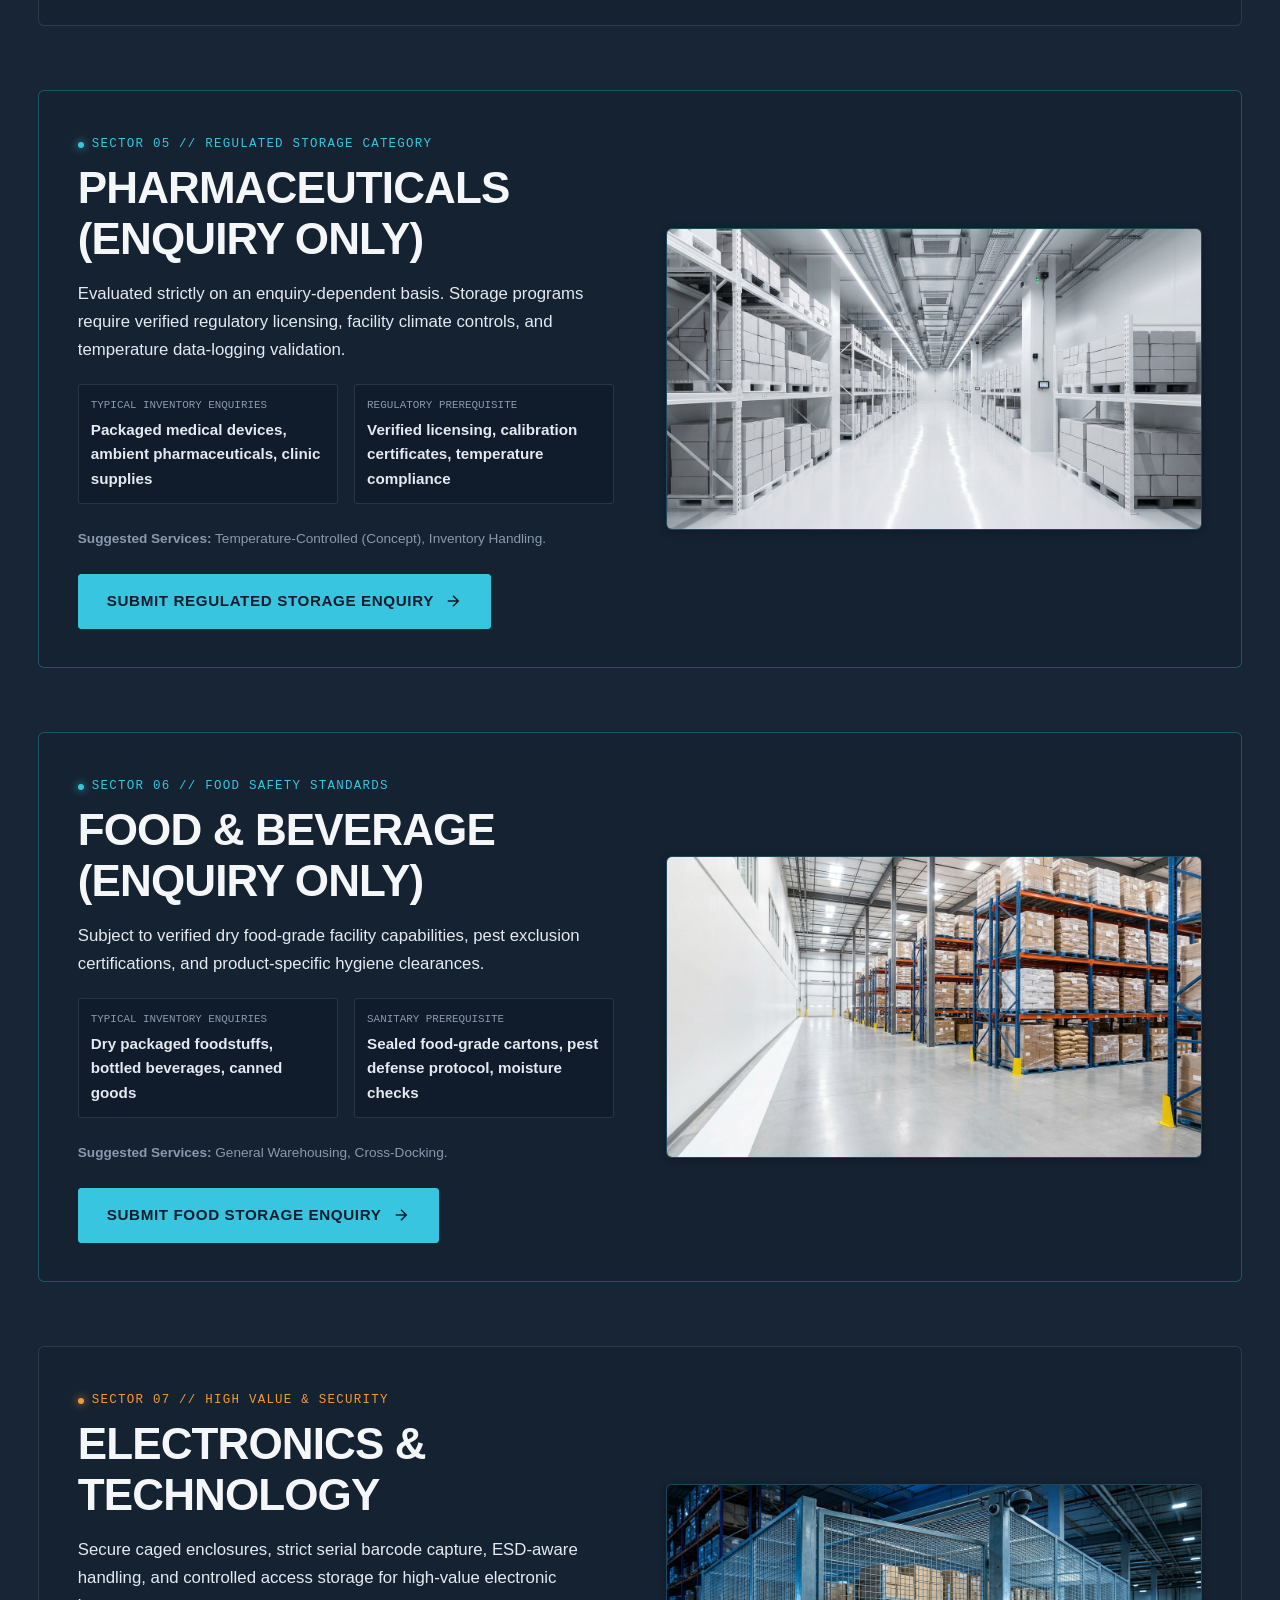
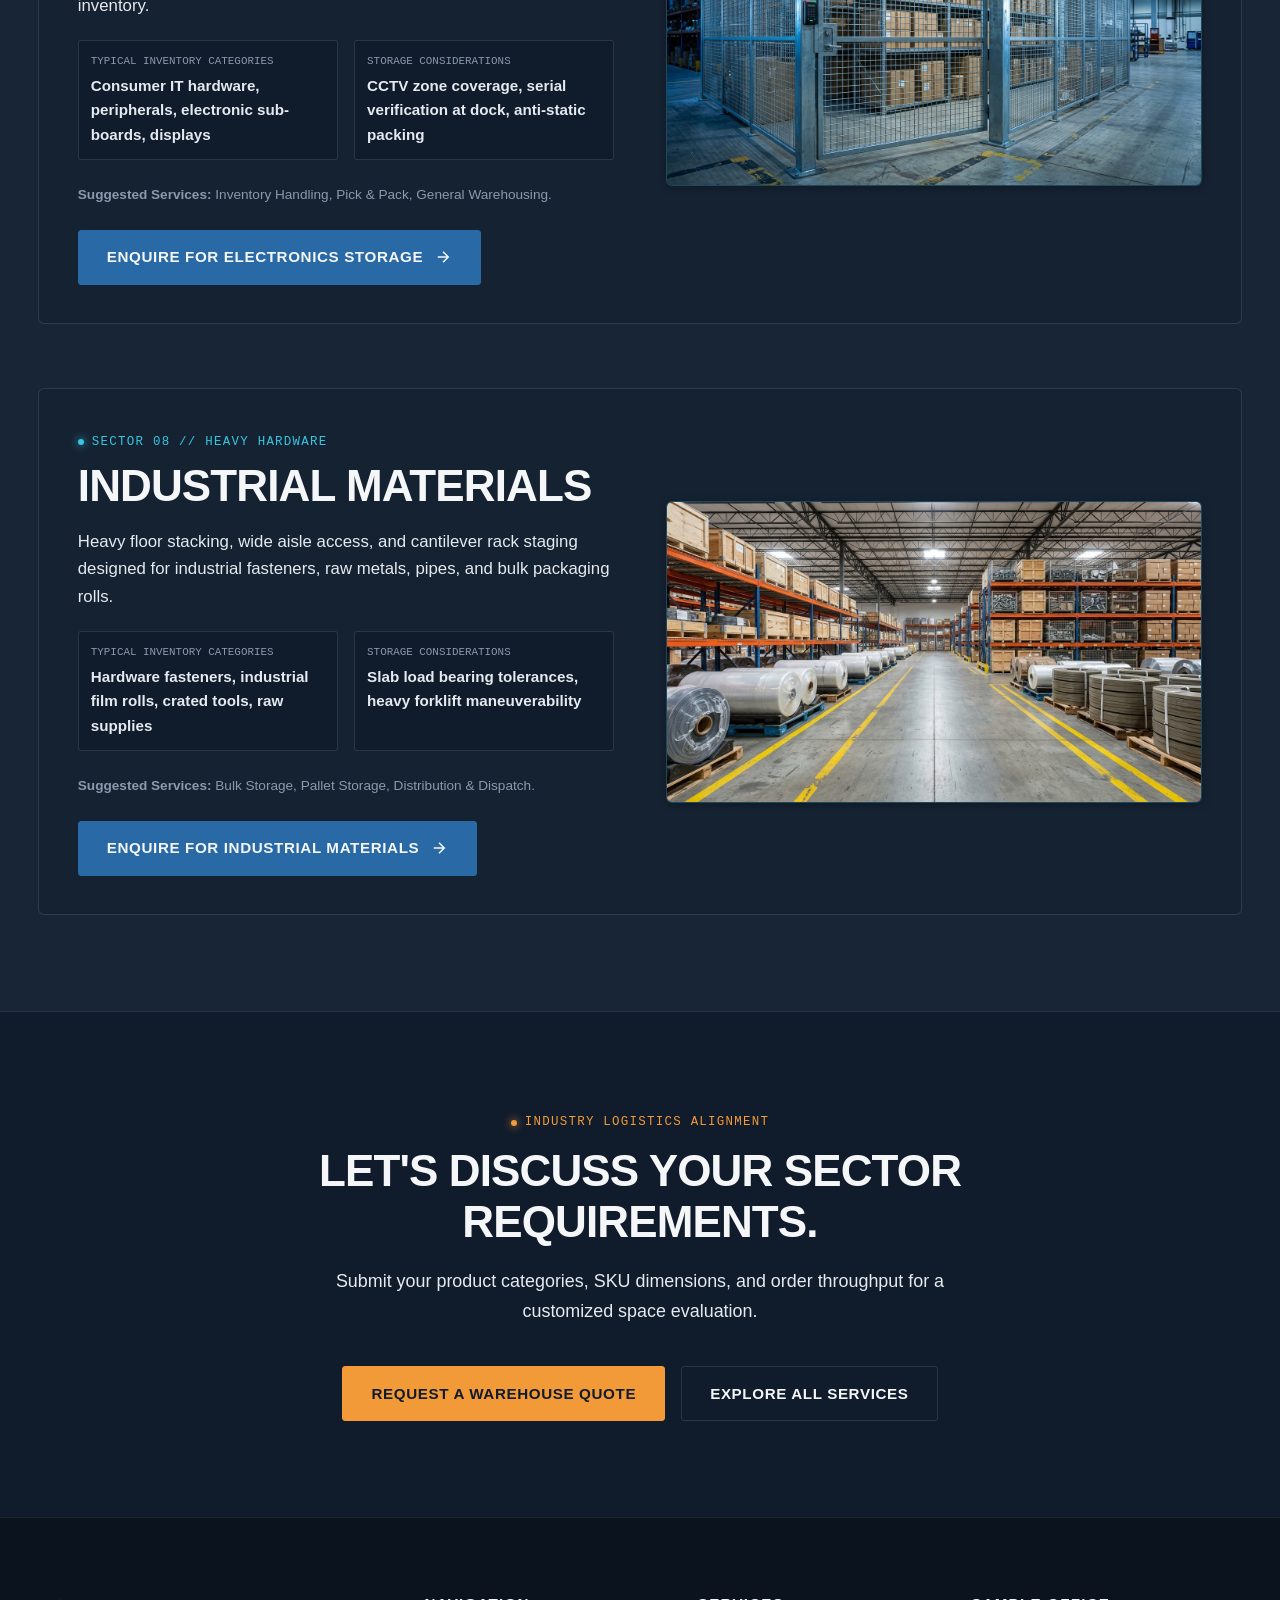
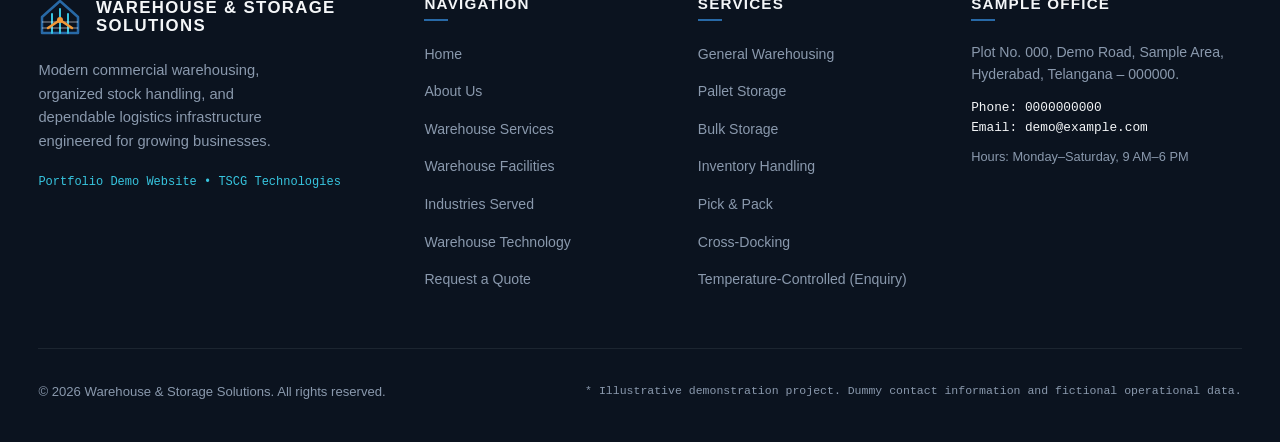
<file: industries.html>
<!DOCTYPE html>
<html lang="en">
<head>
  <meta charset="UTF-8">
  <meta name="viewport" content="width=device-width, initial-scale=1.0">
  <title>Industries Served | Commercial Warehousing &amp; Inventory Solutions</title>
  <meta name="description" content="Explore tailored warehouse storage solutions for retail, FMCG, manufacturing, automotive, electronics, and industrial material supply chains.">
  <meta property="og:title" content="Industries Served — Warehouse & Storage Solutions">
  <meta property="og:description" content="Enterprise logistics programs structured for distinct inventory profiles and velocity requirements.">
  <meta property="og:type" content="website">
  <meta property="og:image" content="images/industry-ecommerce-retail.jpeg">
  <link rel="canonical" href="https://demo.example.com/warehouse-company/industries.html">
  <link rel="stylesheet" href="css/style.css">
</head>
<body>

  <!-- Navigation -->
    <!-- ==================== 1. PREMIUM NAVIGATION ==================== -->
  <header class="site-header" role="banner">
    <div class="container nav-container">
      <a href="index.html" class="brand-link" aria-label="Warehouse and Storage Solutions Home">
        <svg class="brand-symbol" viewBox="0 0 44 44" fill="none" xmlns="http://www.w3.org/2000/svg" aria-hidden="true">
          <path d="M4 22L22 6L40 22V38H4V22Z" stroke="#2869A6" stroke-width="2.5" stroke-linejoin="round"/>
          <path d="M14 19V38M22 14V38M30 19V38" stroke="#37C5DF" stroke-width="2" stroke-linecap="round"/>
          <path d="M4 27H40M4 33H40" stroke="rgba(229, 234, 240, 0.4)" stroke-width="1.5"/>
          <path d="M10 33L22 25L34 33" stroke="#F29A38" stroke-width="2.5" stroke-linecap="round" stroke-linejoin="round"/>
          <circle cx="22" cy="25" r="3" fill="#F29A38"/>
        </svg>
        <div class="brand-text-block">
          <span class="brand-title">WAREHOUSE &amp; STORAGE SOLUTIONS</span>
        </div>
      </a>

      <nav class="nav-menu" aria-label="Main Navigation">
        <a href="index.html" class="nav-link">Home</a>
        <a href="about.html" class="nav-link">About</a>
        <a href="services.html" class="nav-link">Services</a>
        <a href="contact.html" class="nav-link">Contact</a>
      </nav>

      <button class="menu-toggle" aria-label="Toggle navigation menu" aria-expanded="false">
        <span></span>
        <span></span>
        <span></span>
      </button>
    </div>
  </header>

    <!-- Mobile Drawer -->
  <div class="mobile-drawer" role="dialog" aria-modal="true" aria-label="Mobile Navigation">
    <div class="mobile-links">
      <a href="index.html" class="mobile-link">Home <span>&rarr;</span></a>
      <a href="about.html" class="mobile-link">About Us <span>&rarr;</span></a>
      <a href="services.html" class="mobile-link">Services <span>&rarr;</span></a>
      <a href="contact.html" class="mobile-link">Contact <span>&rarr;</span></a>
    </div>
    <div class="mobile-drawer-footer">
      <a href="contact.html" class="btn btn-orange" style="width: 100%;">Request Storage Space</a>
    </div>
  </div>

  <main id="main-content">

    <!-- Industries Hero -->
    <section class="section-padding bg-midnight" style="padding-top: calc(var(--header-height) + 4rem);" aria-labelledby="industries-hero-title">
      <div class="container">
        <div style="max-width: 860px;">
          <span class="text-technical reveal">Enterprise Supply Chain Solutions</span>
          <h1 id="industries-hero-title" class="heading-editorial reveal reveal-delay-1" style="margin: 0.75rem 0 1.5rem;">
            SECTOR-SPECIFIC WAREHOUSING STRATEGIES.
          </h1>
          <p class="text-lead reveal reveal-delay-2">
            Every product category carries distinct velocity patterns, packaging standards, and handling sensitivities. We tailor slotting, racking, and verification protocols to match your industry requirements.
          </p>
        </div>

        <div class="demo-banner reveal reveal-delay-3" style="margin-top: 2rem;">
          <svg viewBox="0 0 24 24" fill="none" stroke="currentColor" stroke-width="2"><circle cx="12" cy="12" r="10"/><line x1="12" y1="8" x2="12" y2="12"/><line x1="12" y1="16" x2="12.01" y2="16"/></svg>
          <span>SECTOR DISCLOSURE: Specialist and regulated storage categories (such as pharmaceuticals or food ingredients) are presented as enquiry-dependent capabilities subject to verified regional facility certifications, SLA agreements, and statutory compliance.</span>
        </div>
      </div>
    </section>

    <!-- Industry Sectors (8 Showcase Sections) -->
    <section class="section-padding bg-deep" aria-label="Industries Detail Grid">
      <div class="container">
        <div style="display: flex; flex-direction: column; gap: 4rem;">

          <!-- 1. E-commerce & Retail -->
          <article class="grid-split reveal" style="background: var(--dark-card); padding: clamp(1.5rem, 3vw, 2.5rem); border-radius: var(--radius-sm); border: 1px solid var(--dark-border);">
            <div>
              <span class="text-technical">Sector 01 // Digital &amp; Omnichannel Commerce</span>
              <h2 class="heading-section" style="margin: 0.5rem 0 1rem;">E-commerce &amp; Retail</h2>
              <p class="text-lead" style="font-size: 1.05rem; margin-bottom: 1.25rem;">
                Structured bin locations, high-velocity pick faces, and dedicated packing cells engineered to manage expansive SKU assortments and promotional order spikes.
              </p>
              <div style="display: grid; grid-template-columns: 1fr 1fr; gap: 1rem; margin-bottom: 1.5rem;">
                <div class="spec-box">
                  <div class="spec-box-label">Typical Inventory Categories</div>
                  <div class="spec-box-value">Consumer goods, lifestyle apparel, packaged merchandise, accessories</div>
                </div>
                <div class="spec-box">
                  <div class="spec-box-label">Storage Considerations</div>
                  <div class="spec-box-value">Fast SKU accessibility, high pick density, returns quarantine area</div>
                </div>
              </div>
              <p style="font-size:0.85rem; color:var(--mid-grey); margin-bottom:1.5rem;">
                <strong>Suggested Services:</strong> E-commerce Fulfilment, Pick &amp; Pack, Value-Added Services.
              </p>
              <a href="contact.html?type=E-commerce%20Fulfilment" class="btn btn-primary">
                Enquire for E-commerce &amp; Retail
                <svg viewBox="0 0 24 24" fill="none" stroke="currentColor" stroke-width="2"><path d="M5 12h14M12 5l7 7-7 7"/></svg>
              </a>
            </div>
            <div>
              <!-- Image: images/industry-ecommerce-retail.jpeg -->
              <div class="img-container aspect-16-9">
  <img src="images/industry-ecommerce-retail.jpeg" alt="Retail and e-commerce picking aisles with organized bins and packaging tables" loading="lazy">
</div>
            </div>
          </article>

          <!-- 2. FMCG -->
          <article class="grid-split reveal" style="background: var(--dark-card); padding: clamp(1.5rem, 3vw, 2.5rem); border-radius: var(--radius-sm); border: 1px solid var(--dark-border);">
            <div>
              <span class="text-technical text-technical--orange">Sector 02 // High Turnover Volume</span>
              <h2 class="heading-section" style="margin: 0.5rem 0 1rem;">Fast-Moving Consumer Goods (FMCG)</h2>
              <p class="text-lead" style="font-size: 1.05rem; margin-bottom: 1.25rem;">
                Pallet-dense storage architectures focused on rapid turnover cycles, batch tracking, strict expiration date control, and direct carrier dispatch handoffs.
              </p>
              <div style="display: grid; grid-template-columns: 1fr 1fr; gap: 1rem; margin-bottom: 1.5rem;">
                <div class="spec-box">
                  <div class="spec-box-label">Typical Inventory Categories</div>
                  <div class="spec-box-value">Packaged personal hygiene, cleaning supplies, shelf-stable goods</div>
                </div>
                <div class="spec-box">
                  <div class="spec-box-label">Storage Considerations</div>
                  <div class="spec-box-value">Rigorous FIFO/FEFO slotting, rapid cross-dock turnarounds</div>
                </div>
              </div>
              <p style="font-size:0.85rem; color:var(--mid-grey); margin-bottom:1.5rem;">
                <strong>Suggested Services:</strong> Pallet Storage, Cross-Docking, Inventory Handling.
              </p>
              <a href="contact.html?type=Pallet%20Storage" class="btn btn-primary">
                Enquire for FMCG Solutions
                <svg viewBox="0 0 24 24" fill="none" stroke="currentColor" stroke-width="2"><path d="M5 12h14M12 5l7 7-7 7"/></svg>
              </a>
            </div>
            <div>
              <!-- Image: images/industry-fmcg.jpeg -->
              <div class="img-container aspect-16-9">
  <img src="images/industry-fmcg.jpeg" alt="Large volume palletized consumer packaged goods in a high-density warehouse" loading="lazy">
</div>
            </div>
          </article>

          <!-- 3. Manufacturing -->
          <article class="grid-split reveal" style="background: var(--dark-card); padding: clamp(1.5rem, 3vw, 2.5rem); border-radius: var(--radius-sm); border: 1px solid var(--dark-border);">
            <div>
              <span class="text-technical">Sector 03 // Production Support</span>
              <h2 class="heading-section" style="margin: 0.5rem 0 1rem;">Manufacturing</h2>
              <p class="text-lead" style="font-size: 1.05rem; margin-bottom: 1.25rem;">
                Buffer staging programs engineered to store raw materials, sub-assemblies, and finished production goods, preventing factory floor congestion and line stoppages.
              </p>
              <div style="display: grid; grid-template-columns: 1fr 1fr; gap: 1rem; margin-bottom: 1.5rem;">
                <div class="spec-box">
                  <div class="spec-box-label">Typical Inventory Categories</div>
                  <div class="spec-box-value">Raw production inputs, corrugated packaging stock, finished hardware</div>
                </div>
                <div class="spec-box">
                  <div class="spec-box-label">Storage Considerations</div>
                  <div class="spec-box-value">Heavy load floor ratings, JIT dispatch call-offs, batch lot tagging</div>
                </div>
              </div>
              <p style="font-size:0.85rem; color:var(--mid-grey); margin-bottom:1.5rem;">
                <strong>Suggested Services:</strong> General Warehousing, Bulk Storage, Distribution &amp; Dispatch.
              </p>
              <a href="contact.html?type=Bulk%20Storage" class="btn btn-primary">
                Enquire for Manufacturing Storage
                <svg viewBox="0 0 24 24" fill="none" stroke="currentColor" stroke-width="2"><path d="M5 12h14M12 5l7 7-7 7"/></svg>
              </a>
            </div>
            <div>
              <!-- Image: images/industry-manufacturing.jpeg -->
              <div class="img-container aspect-16-9">
  <img src="images/industry-manufacturing.jpeg" alt="Industrial manufacturing warehouse buffer staging area with raw materials and crates" loading="lazy">
</div>
            </div>
          </article>

          <!-- 4. Automotive -->
          <article class="grid-split reveal" style="background: var(--dark-card); padding: clamp(1.5rem, 3vw, 2.5rem); border-radius: var(--radius-sm); border: 1px solid var(--dark-border);">
            <div>
              <span class="text-technical text-technical--orange">Sector 04 // Precision Parts</span>
              <h2 class="heading-section" style="margin: 0.5rem 0 1rem;">Automotive</h2>
              <p class="text-lead" style="font-size: 1.05rem; margin-bottom: 1.25rem;">
                Categorized storage systems supporting varied parts footprints—from high-density spare parts shelving to oversized body panel crates and palletized components.
              </p>
              <div style="display: grid; grid-template-columns: 1fr 1fr; gap: 1rem; margin-bottom: 1.5rem;">
                <div class="spec-box">
                  <div class="spec-box-label">Typical Inventory Categories</div>
                  <div class="spec-box-value">Replacement parts, brake assemblies, wiring harnesses, boxed accessories</div>
                </div>
                <div class="spec-box">
                  <div class="spec-box-label">Storage Considerations</div>
                  <div class="spec-box-value">Exact serial part-number matching, protective crating, heavy rack beams</div>
                </div>
              </div>
              <p style="font-size:0.85rem; color:var(--mid-grey); margin-bottom:1.5rem;">
                <strong>Suggested Services:</strong> Pick &amp; Pack, Pallet Storage, Value-Added Services.
              </p>
              <a href="contact.html?type=Pallet%20Storage" class="btn btn-primary">
                Enquire for Automotive Solutions
                <svg viewBox="0 0 24 24" fill="none" stroke="currentColor" stroke-width="2"><path d="M5 12h14M12 5l7 7-7 7"/></svg>
              </a>
            </div>
            <div>
              <!-- Image: images/industry-automotive.jpeg -->
              <div class="img-container aspect-16-9">
  <img src="images/industry-automotive.jpeg" alt="Automotive spare parts organized in high density warehouse shelving" loading="lazy">
</div>
            </div>
          </article>

          <!-- 5. Pharmaceuticals (Enquiry-dependent) -->
          <article class="grid-split reveal" style="background: var(--dark-card); padding: clamp(1.5rem, 3vw, 2.5rem); border-radius: var(--radius-sm); border: 1px solid rgba(55, 197, 223, 0.3);">
            <div>
              <span class="text-technical" style="color:var(--electric-cyan);">Sector 05 // Regulated Storage Category</span>
              <h2 class="heading-section" style="margin: 0.5rem 0 1rem;">Pharmaceuticals (Enquiry Only)</h2>
              <p class="text-lead" style="font-size: 1.05rem; margin-bottom: 1.25rem;">
                Evaluated strictly on an enquiry-dependent basis. Storage programs require verified regulatory licensing, facility climate controls, and temperature data-logging validation.
              </p>
              <div style="display: grid; grid-template-columns: 1fr 1fr; gap: 1rem; margin-bottom: 1.5rem;">
                <div class="spec-box">
                  <div class="spec-box-label">Typical Inventory Enquiries</div>
                  <div class="spec-box-value">Packaged medical devices, ambient pharmaceuticals, clinic supplies</div>
                </div>
                <div class="spec-box">
                  <div class="spec-box-label">Regulatory Prerequisite</div>
                  <div class="spec-box-value">Verified licensing, calibration certificates, temperature compliance</div>
                </div>
              </div>
              <p style="font-size:0.85rem; color:var(--mid-grey); margin-bottom:1.5rem;">
                <strong>Suggested Services:</strong> Temperature-Controlled (Concept), Inventory Handling.
              </p>
              <a href="contact.html?type=Temperature-Controlled%20Storage%20Enquiry" class="btn btn-cyan">
                Submit Regulated Storage Enquiry
                <svg viewBox="0 0 24 24" fill="none" stroke="currentColor" stroke-width="2"><path d="M5 12h14M12 5l7 7-7 7"/></svg>
              </a>
            </div>
            <div>
              <!-- Image: images/industry-pharmaceuticals.jpeg -->
              <div class="img-container aspect-16-9">
  <img src="images/industry-pharmaceuticals.jpeg" alt="Conceptual clean pharmaceutical warehouse aisle with climate sensors and sealed packaging" loading="lazy">
</div>
            </div>
          </article>

          <!-- 6. Food & Beverage (Enquiry-dependent) -->
          <article class="grid-split reveal" style="background: var(--dark-card); padding: clamp(1.5rem, 3vw, 2.5rem); border-radius: var(--radius-sm); border: 1px solid rgba(55, 197, 223, 0.3);">
            <div>
              <span class="text-technical" style="color:var(--electric-cyan);">Sector 06 // Food Safety Standards</span>
              <h2 class="heading-section" style="margin: 0.5rem 0 1rem;">Food &amp; Beverage (Enquiry Only)</h2>
              <p class="text-lead" style="font-size: 1.05rem; margin-bottom: 1.25rem;">
                Subject to verified dry food-grade facility capabilities, pest exclusion certifications, and product-specific hygiene clearances.
              </p>
              <div style="display: grid; grid-template-columns: 1fr 1fr; gap: 1rem; margin-bottom: 1.5rem;">
                <div class="spec-box">
                  <div class="spec-box-label">Typical Inventory Enquiries</div>
                  <div class="spec-box-value">Dry packaged foodstuffs, bottled beverages, canned goods</div>
                </div>
                <div class="spec-box">
                  <div class="spec-box-label">Sanitary Prerequisite</div>
                  <div class="spec-box-value">Sealed food-grade cartons, pest defense protocol, moisture checks</div>
                </div>
              </div>
              <p style="font-size:0.85rem; color:var(--mid-grey); margin-bottom:1.5rem;">
                <strong>Suggested Services:</strong> General Warehousing, Cross-Docking.
              </p>
              <a href="contact.html?type=General%20Storage" class="btn btn-cyan">
                Submit Food Storage Enquiry
                <svg viewBox="0 0 24 24" fill="none" stroke="currentColor" stroke-width="2"><path d="M5 12h14M12 5l7 7-7 7"/></svg>
              </a>
            </div>
            <div>
              <!-- Image: images/industry-food-beverage.jpeg -->
              <div class="img-container aspect-16-9">
  <img src="images/industry-food-beverage.jpeg" alt="Dry food and beverage storage in an organized commercial warehouse" loading="lazy">
</div>
            </div>
          </article>

          <!-- 7. Electronics -->
          <article class="grid-split reveal" style="background: var(--dark-card); padding: clamp(1.5rem, 3vw, 2.5rem); border-radius: var(--radius-sm); border: 1px solid var(--dark-border);">
            <div>
              <span class="text-technical text-technical--orange">Sector 07 // High Value &amp; Security</span>
              <h2 class="heading-section" style="margin: 0.5rem 0 1rem;">Electronics &amp; Technology</h2>
              <p class="text-lead" style="font-size: 1.05rem; margin-bottom: 1.25rem;">
                Secure caged enclosures, strict serial barcode capture, ESD-aware handling, and controlled access storage for high-value electronic inventory.
              </p>
              <div style="display: grid; grid-template-columns: 1fr 1fr; gap: 1rem; margin-bottom: 1.5rem;">
                <div class="spec-box">
                  <div class="spec-box-label">Typical Inventory Categories</div>
                  <div class="spec-box-value">Consumer IT hardware, peripherals, electronic sub-boards, displays</div>
                </div>
                <div class="spec-box">
                  <div class="spec-box-label">Storage Considerations</div>
                  <div class="spec-box-value">CCTV zone coverage, serial verification at dock, anti-static packing</div>
                </div>
              </div>
              <p style="font-size:0.85rem; color:var(--mid-grey); margin-bottom:1.5rem;">
                <strong>Suggested Services:</strong> Inventory Handling, Pick &amp; Pack, General Warehousing.
              </p>
              <a href="contact.html?type=Inventory%20Handling" class="btn btn-primary">
                Enquire for Electronics Storage
                <svg viewBox="0 0 24 24" fill="none" stroke="currentColor" stroke-width="2"><path d="M5 12h14M12 5l7 7-7 7"/></svg>
              </a>
            </div>
            <div>
              <!-- Image: images/industry-electronics.jpeg -->
              <div class="img-container aspect-16-9">
  <img src="images/industry-electronics.jpeg" alt="Electronics inventory stored in high security warehouse shelving with serial scanning" loading="lazy">
</div>
            </div>
          </article>

          <!-- 8. Industrial Materials -->
          <article class="grid-split reveal" style="background: var(--dark-card); padding: clamp(1.5rem, 3vw, 2.5rem); border-radius: var(--radius-sm); border: 1px solid var(--dark-border);">
            <div>
              <span class="text-technical">Sector 08 // Heavy Hardware</span>
              <h2 class="heading-section" style="margin: 0.5rem 0 1rem;">Industrial Materials</h2>
              <p class="text-lead" style="font-size: 1.05rem; margin-bottom: 1.25rem;">
                Heavy floor stacking, wide aisle access, and cantilever rack staging designed for industrial fasteners, raw metals, pipes, and bulk packaging rolls.
              </p>
              <div style="display: grid; grid-template-columns: 1fr 1fr; gap: 1rem; margin-bottom: 1.5rem;">
                <div class="spec-box">
                  <div class="spec-box-label">Typical Inventory Categories</div>
                  <div class="spec-box-value">Hardware fasteners, industrial film rolls, crated tools, raw supplies</div>
                </div>
                <div class="spec-box">
                  <div class="spec-box-label">Storage Considerations</div>
                  <div class="spec-box-value">Slab load bearing tolerances, heavy forklift maneuverability</div>
                </div>
              </div>
              <p style="font-size:0.85rem; color:var(--mid-grey); margin-bottom:1.5rem;">
                <strong>Suggested Services:</strong> Bulk Storage, Pallet Storage, Distribution &amp; Dispatch.
              </p>
              <a href="contact.html?type=Bulk%20Storage" class="btn btn-primary">
                Enquire for Industrial Materials
                <svg viewBox="0 0 24 24" fill="none" stroke="currentColor" stroke-width="2"><path d="M5 12h14M12 5l7 7-7 7"/></svg>
              </a>
            </div>
            <div>
              <!-- Image: images/industry-materials.jpeg -->
              <div class="img-container aspect-16-9">
  <img src="images/industry-materials.jpeg" alt="Industrial materials and construction supplies stored in heavy-duty warehouse racks" loading="lazy">
</div>
            </div>
          </article>

        </div>
      </div>
    </section>

    <!-- Final CTA -->
    <section class="section-padding bg-midnight" style="border-top: 1px solid var(--dark-border);">
      <div class="container" style="text-align: center; max-width: 800px;">
        <span class="text-technical text-technical--orange reveal">Industry Logistics Alignment</span>
        <h2 class="heading-section reveal reveal-delay-1" style="margin-top: 0.75rem; margin-bottom: 1.25rem;">
          LET'S DISCUSS YOUR SECTOR REQUIREMENTS.
        </h2>
        <p class="text-lead reveal reveal-delay-2" style="margin: 0 auto 2.5rem;">
          Submit your product categories, SKU dimensions, and order throughput for a customized space evaluation.
        </p>
        <div style="display: flex; justify-content: center; flex-wrap: wrap; gap: 1rem;" class="reveal reveal-delay-3">
          <a href="contact.html" class="btn btn-orange">Request a Warehouse Quote</a>
          <a href="services.html" class="btn btn-outline">Explore All Services</a>
        </div>
      </div>
    </section>

  </main>

  <!-- Footer -->
  <footer class="site-footer" role="contentinfo">
    <div class="container">
      <div class="footer-grid">
        <div class="footer-brand">
          <a href="index.html" class="brand-link" style="margin-bottom: 1rem;">
            <svg class="brand-symbol" viewBox="0 0 44 44" fill="none" xmlns="http://www.w3.org/2000/svg" aria-hidden="true">
              <path d="M4 22L22 6L40 22V38H4V22Z" stroke="#2869A6" stroke-width="2.5" stroke-linejoin="round"/>
              <path d="M14 19V38M22 14V38M30 19V38" stroke="#37C5DF" stroke-width="2" stroke-linecap="round"/>
              <path d="M4 27H40M4 33H40" stroke="rgba(229, 234, 240, 0.4)" stroke-width="1.5"/>
              <path d="M10 33L22 25L34 33" stroke="#F29A38" stroke-width="2.5" stroke-linecap="round" stroke-linejoin="round"/>
              <circle cx="22" cy="25" r="3" fill="#F29A38"/>
            </svg>
            <div class="brand-text-block">
              <span class="brand-title">WAREHOUSE &amp; STORAGE SOLUTIONS</span>
            </div>
          </a>
          <p>
            Modern commercial warehousing, organized stock handling, and dependable logistics infrastructure engineered for growing businesses.
          </p>
          <div style="font-family: var(--font-mono); font-size: 0.75rem; color: var(--electric-cyan);">
            Portfolio Demo Website &bull; TSCG Technologies
          </div>
        </div>

        <div>
          <h4 class="footer-col-title">Navigation</h4>
          <ul class="footer-links">
            <li><a href="index.html" class="footer-link">Home</a></li>
            <li><a href="about.html" class="footer-link">About Us</a></li>
            <li><a href="services.html" class="footer-link">Warehouse Services</a></li>
            <li><a href="facilities.html" class="footer-link">Warehouse Facilities</a></li>
            <li><a href="industries.html" class="footer-link">Industries Served</a></li>
            <li><a href="technology.html" class="footer-link">Warehouse Technology</a></li>
            <li><a href="contact.html" class="footer-link">Request a Quote</a></li>
          </ul>
        </div>

        <div>
          <h4 class="footer-col-title">Services</h4>
          <ul class="footer-links">
            <li><a href="services.html#general" class="footer-link">General Warehousing</a></li>
            <li><a href="services.html#pallet" class="footer-link">Pallet Storage</a></li>
            <li><a href="services.html#bulk" class="footer-link">Bulk Storage</a></li>
            <li><a href="services.html#inventory" class="footer-link">Inventory Handling</a></li>
            <li><a href="services.html#fulfilment" class="footer-link">Pick &amp; Pack</a></li>
            <li><a href="services.html#crossdock" class="footer-link">Cross-Docking</a></li>
            <li><a href="services.html#temperature" class="footer-link">Temperature-Controlled (Enquiry)</a></li>
          </ul>
        </div>

        <div>
          <h4 class="footer-col-title">Sample Office</h4>
          <div style="font-size: 0.88rem; color: var(--mid-grey); line-height: 1.6; margin-bottom: 0.75rem;">
            Plot No. 000, Demo Road, Sample Area,<br>
            Hyderabad, Telangana &ndash; 000000.
          </div>
          <div style="font-family: var(--font-mono); font-size: 0.8rem; color: var(--cool-white); margin-bottom: 0.5rem;">
            Phone: 0000000000<br>
            Email: demo@example.com
          </div>
          <div style="font-size: 0.8rem; color: var(--mid-grey);">
            Hours: Monday&ndash;Saturday, 9 AM&ndash;6 PM
          </div>
        </div>
      </div>

      <div class="footer-bottom">
        <div>
          &copy; <span class="current-year">2026</span> Warehouse &amp; Storage Solutions. All rights reserved.
        </div>
        <div class="footer-disclosure">
          * Illustrative demonstration project. Dummy contact information and fictional operational data.
        </div>
      </div>
    </div>
  </footer>

  <!-- Scripts -->
  <script src="js/navigation.js"></script>
  <script src="js/animations.js"></script>
  <script src="js/main.js"></script>
</body>
</html>
</file>
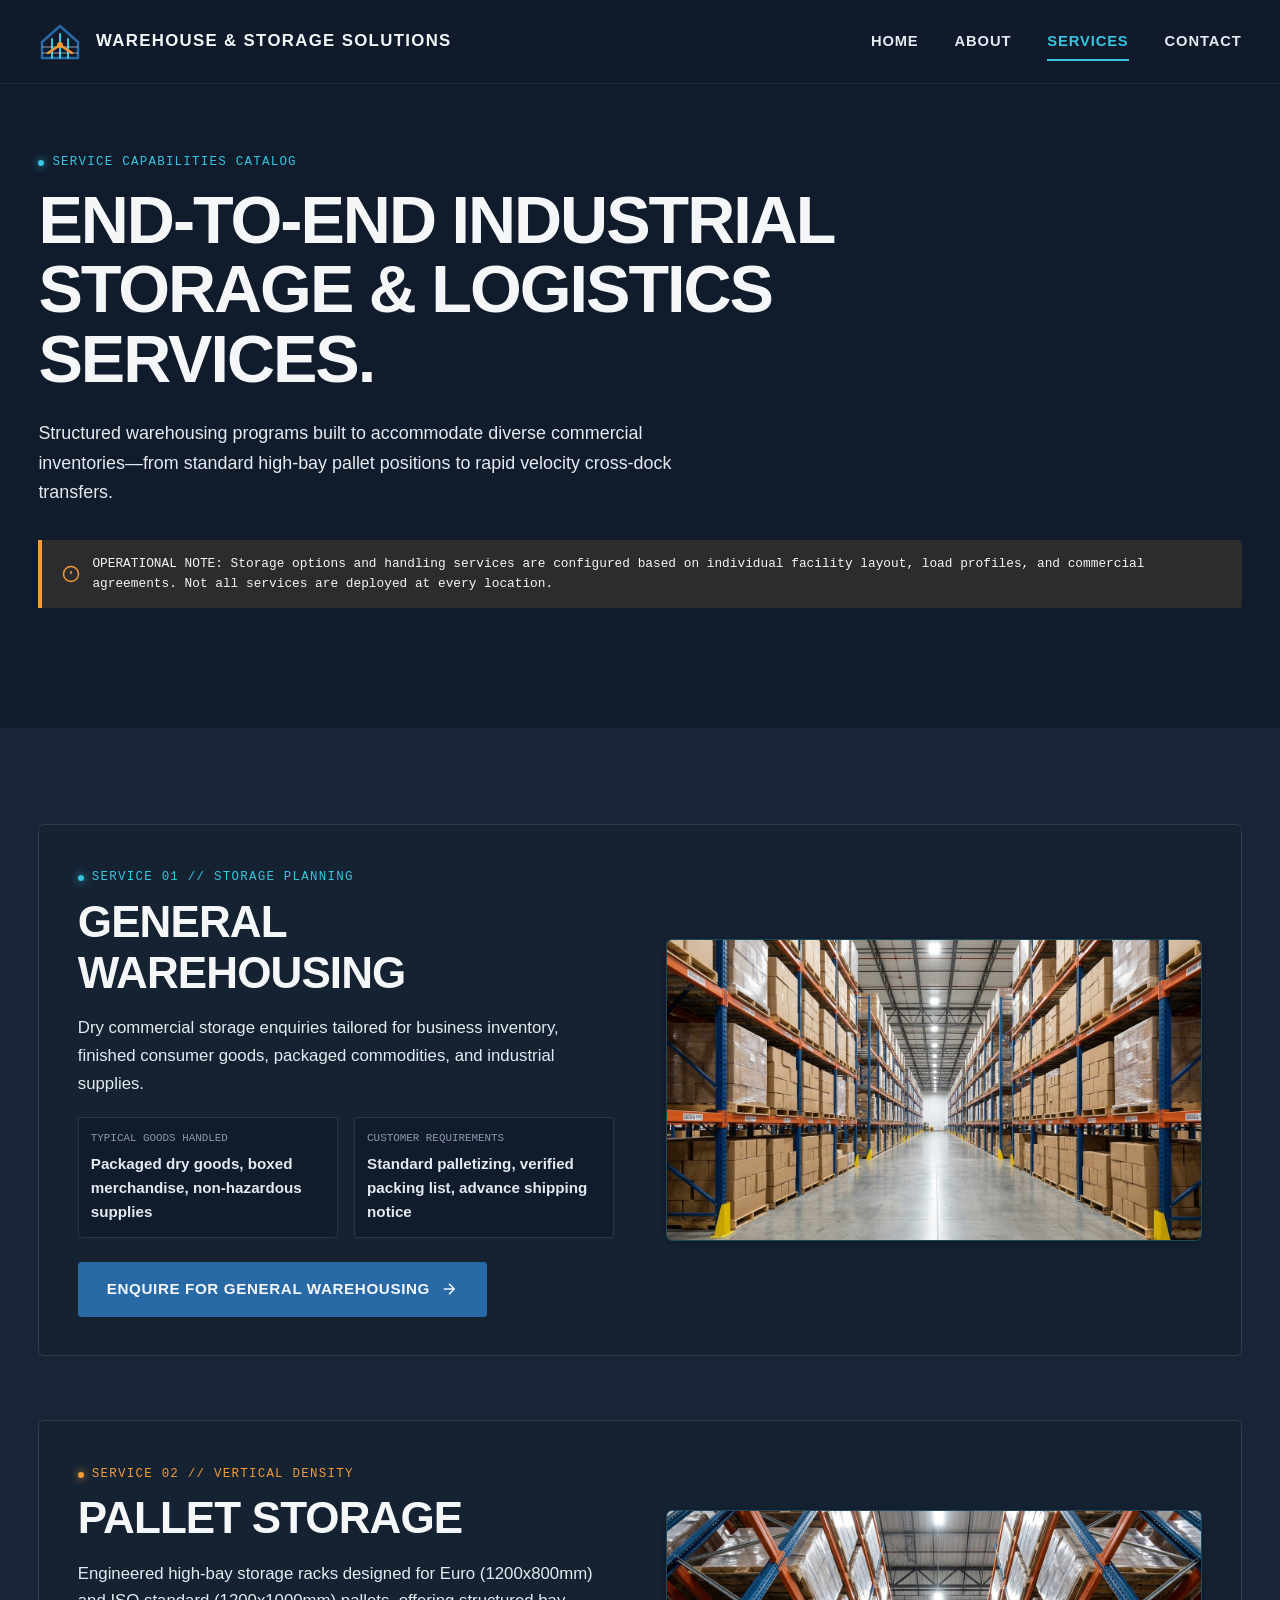
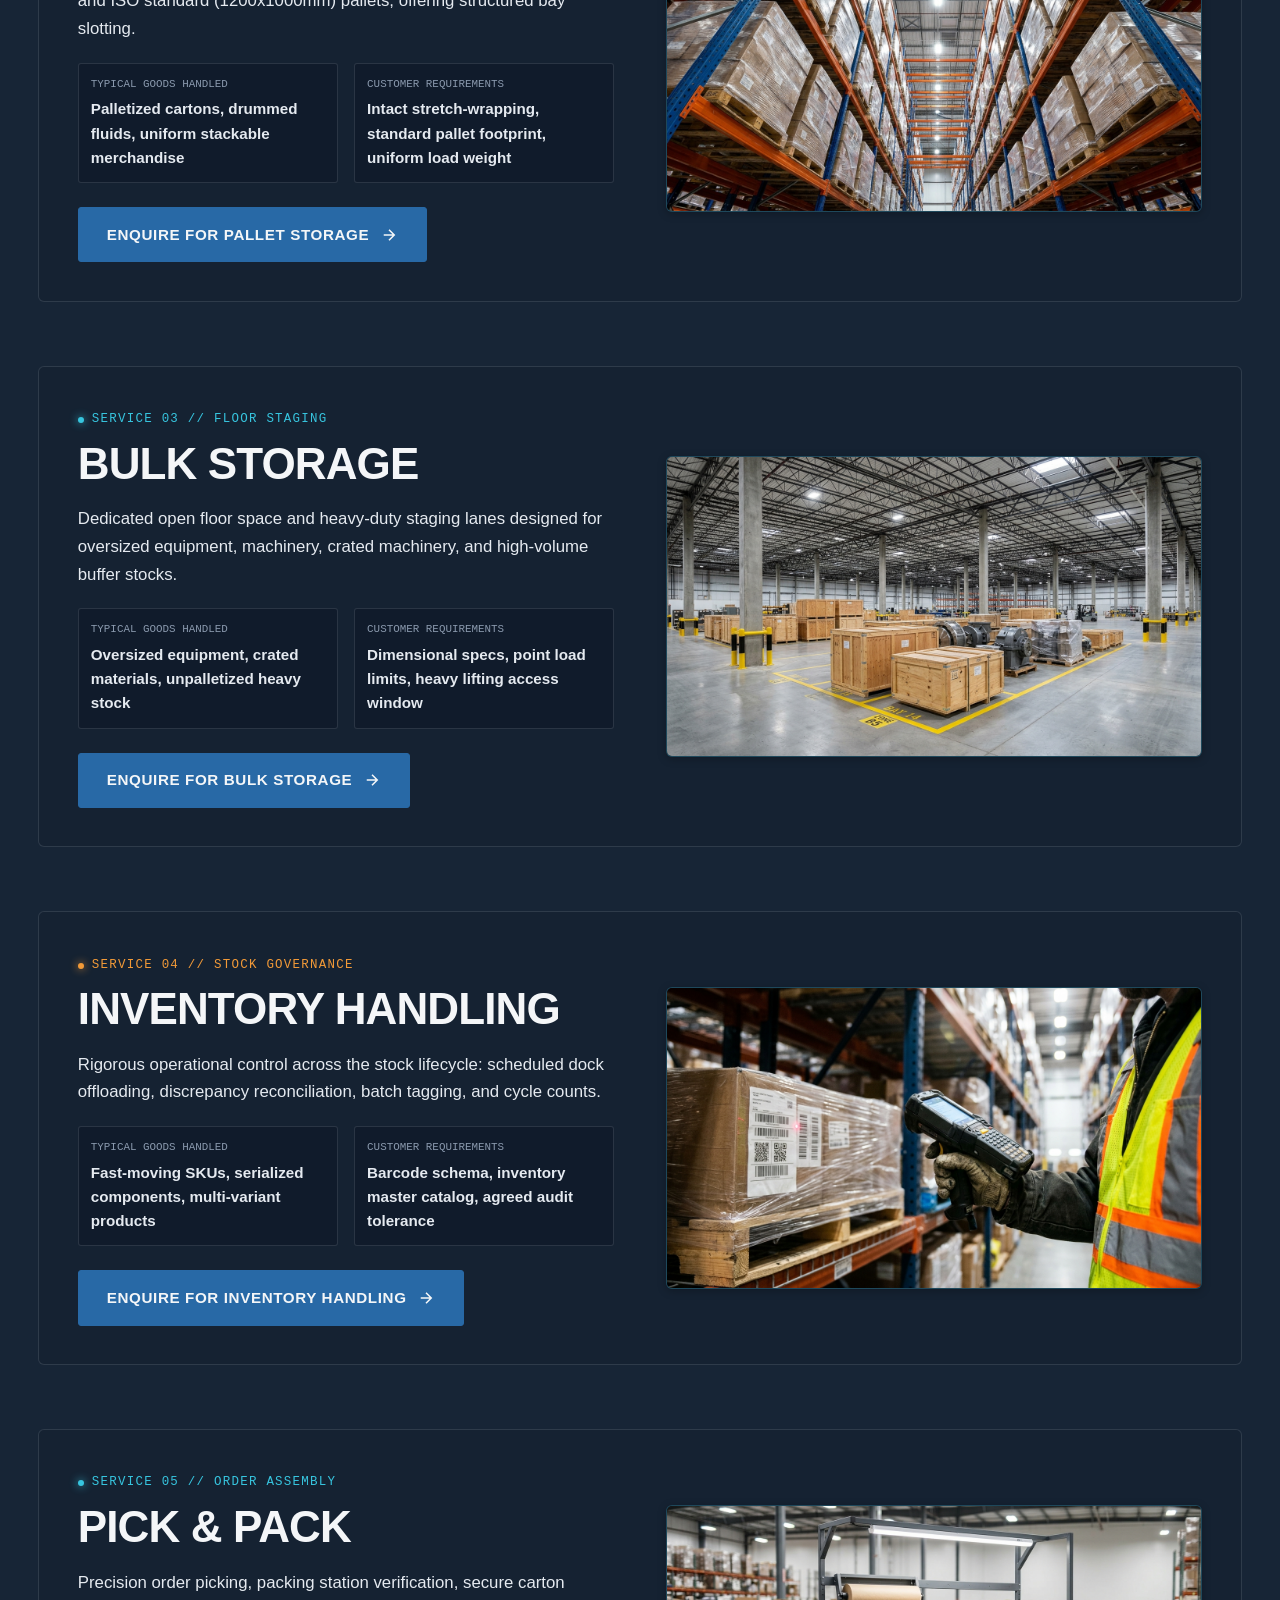
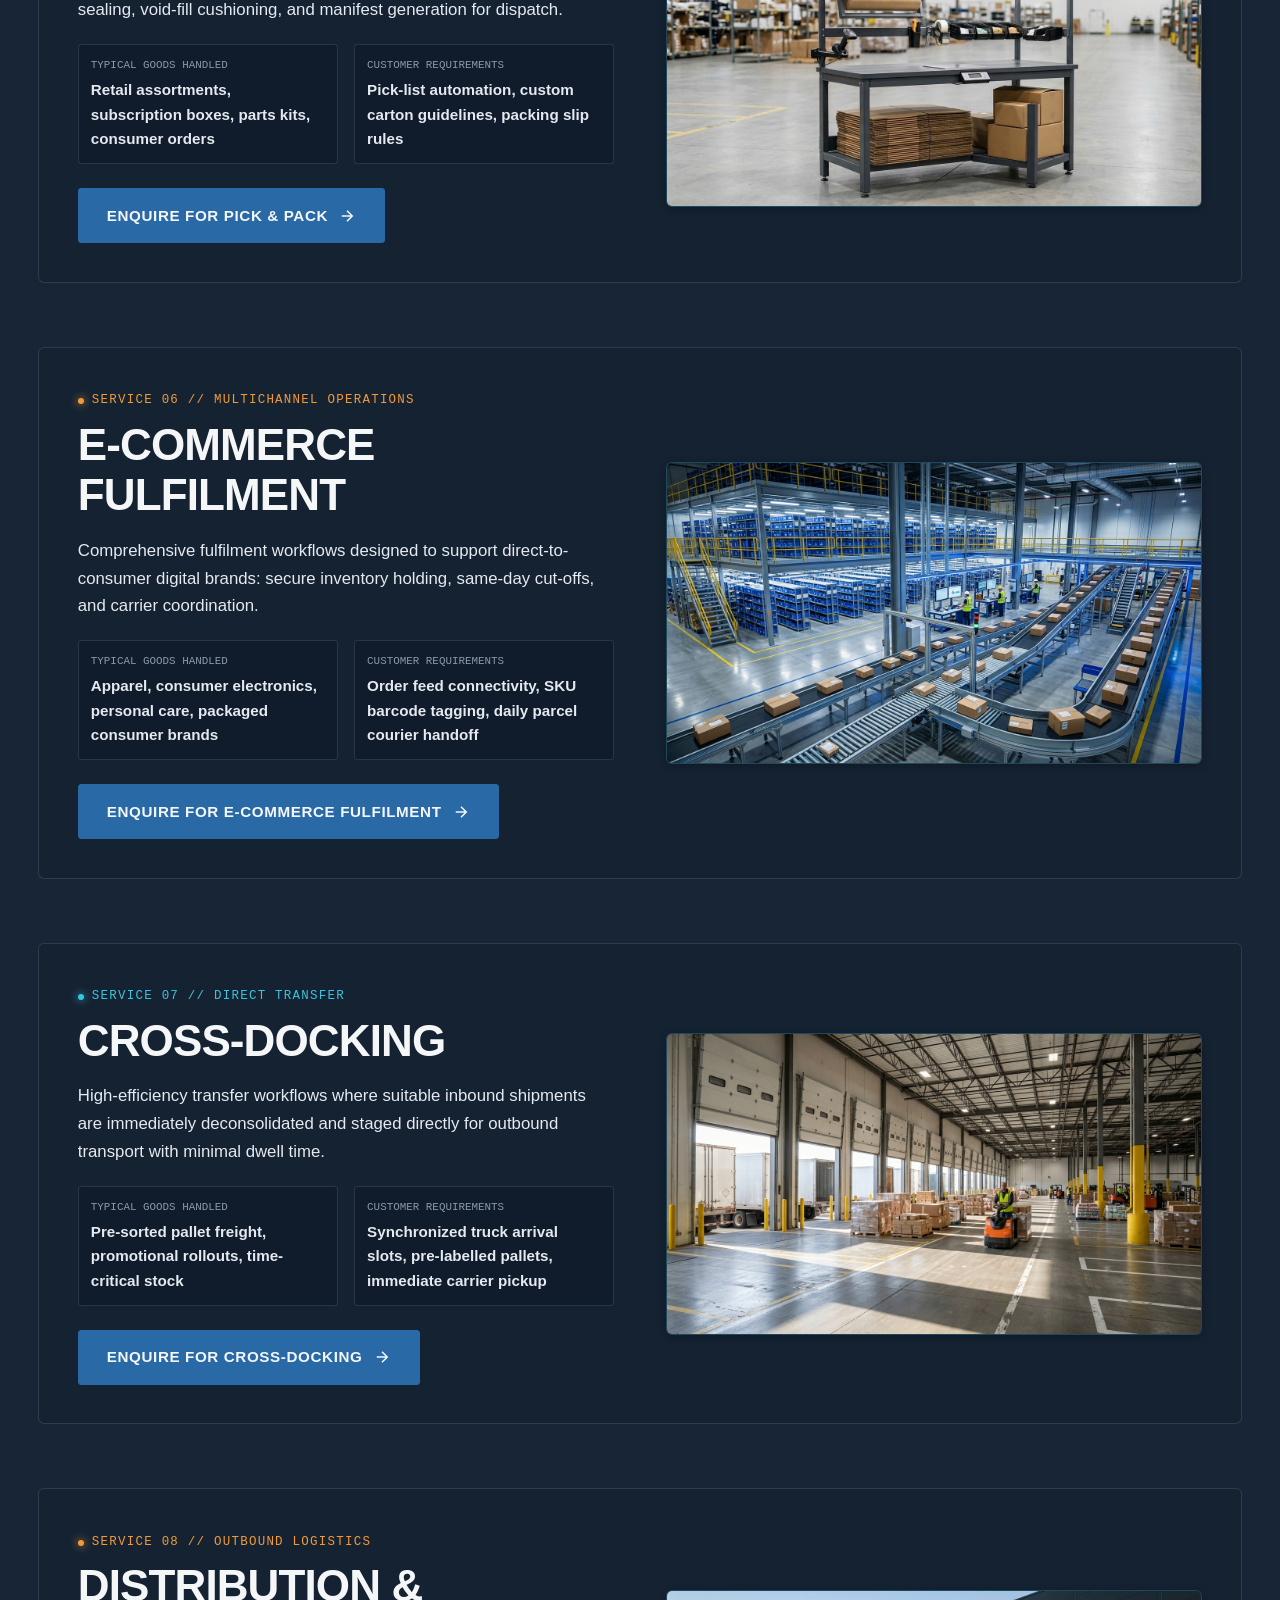
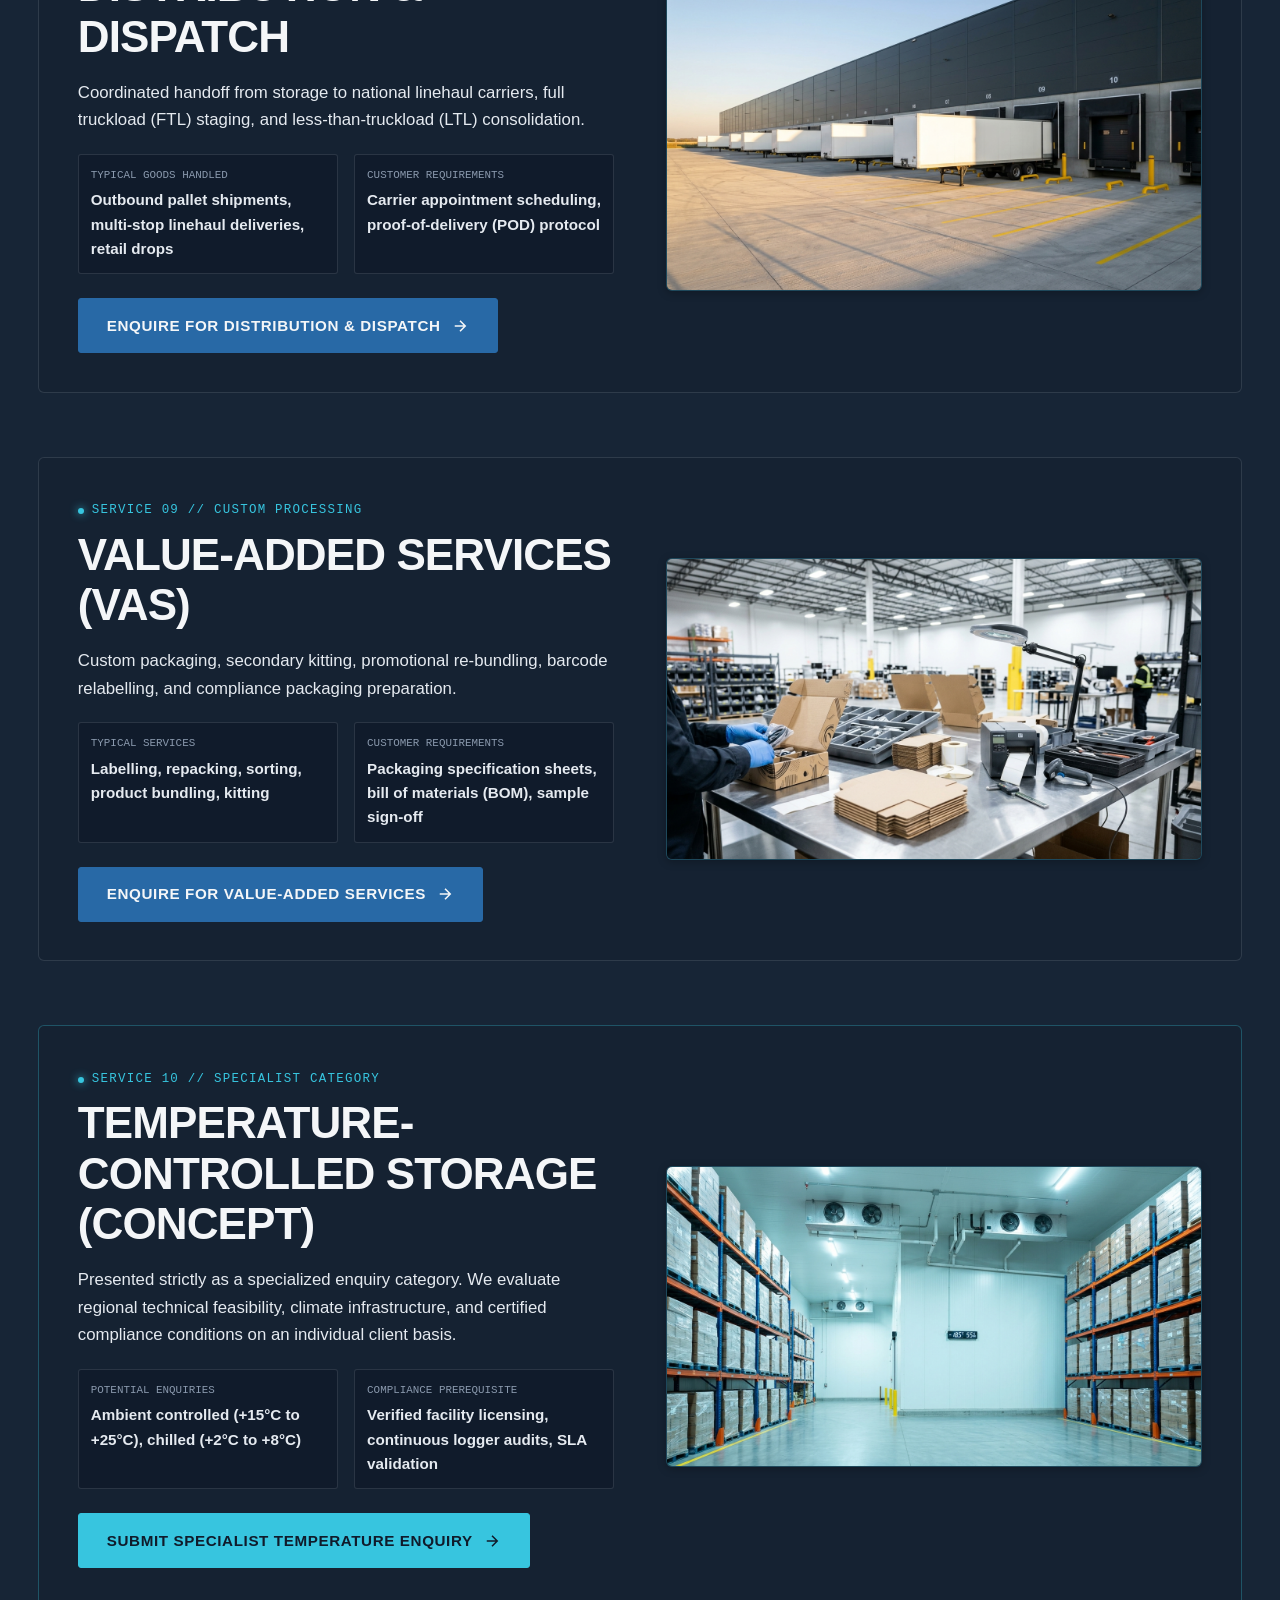
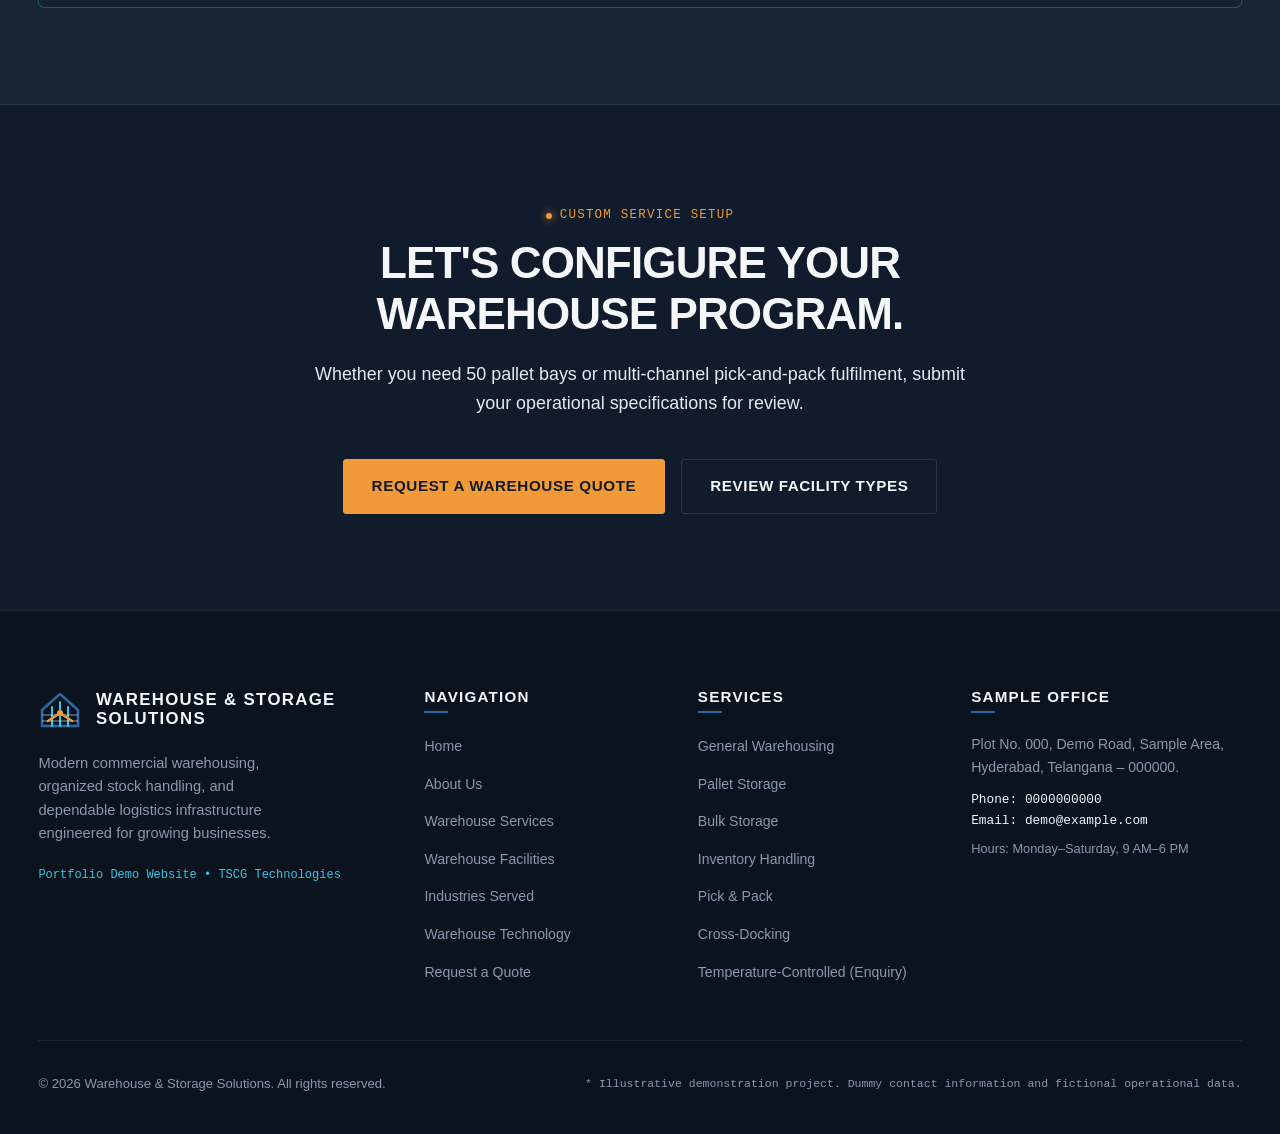
<file: services.html>
<!DOCTYPE html>
<html lang="en">
<head>
  <meta charset="UTF-8">
  <meta name="viewport" content="width=device-width, initial-scale=1.0">
  <title>Warehouse Services | Industrial Storage &amp; Fulfilment Solutions</title>
  <meta name="description" content="Explore our complete suite of industrial warehouse services: pallet storage, inventory handling, pick & pack, e-commerce fulfilment, and cross-docking.">
  <meta property="og:title" content="Warehouse Services — Warehouse & Storage Solutions">
  <meta property="og:description" content="Commercial warehousing services tailored to modern enterprise supply chain dynamics.">
  <meta property="og:type" content="website">
  <meta property="og:image" content="images/service-general-warehousing.jpeg">
  <link rel="canonical" href="https://demo.example.com/warehouse-company/services.html">
  <link rel="stylesheet" href="css/style.css">
</head>
<body>

  <!-- Navigation -->
    <!-- ==================== 1. PREMIUM NAVIGATION ==================== -->
  <header class="site-header" role="banner">
    <div class="container nav-container">
      <a href="index.html" class="brand-link" aria-label="Warehouse and Storage Solutions Home">
        <svg class="brand-symbol" viewBox="0 0 44 44" fill="none" xmlns="http://www.w3.org/2000/svg" aria-hidden="true">
          <path d="M4 22L22 6L40 22V38H4V22Z" stroke="#2869A6" stroke-width="2.5" stroke-linejoin="round"/>
          <path d="M14 19V38M22 14V38M30 19V38" stroke="#37C5DF" stroke-width="2" stroke-linecap="round"/>
          <path d="M4 27H40M4 33H40" stroke="rgba(229, 234, 240, 0.4)" stroke-width="1.5"/>
          <path d="M10 33L22 25L34 33" stroke="#F29A38" stroke-width="2.5" stroke-linecap="round" stroke-linejoin="round"/>
          <circle cx="22" cy="25" r="3" fill="#F29A38"/>
        </svg>
        <div class="brand-text-block">
          <span class="brand-title">WAREHOUSE &amp; STORAGE SOLUTIONS</span>
        </div>
      </a>

      <nav class="nav-menu" aria-label="Main Navigation">
        <a href="index.html" class="nav-link">Home</a>
        <a href="about.html" class="nav-link">About</a>
        <a href="services.html" class="nav-link">Services</a>
        <a href="contact.html" class="nav-link">Contact</a>
      </nav>

      <button class="menu-toggle" aria-label="Toggle navigation menu" aria-expanded="false">
        <span></span>
        <span></span>
        <span></span>
      </button>
    </div>
  </header>

    <!-- Mobile Drawer -->
  <div class="mobile-drawer" role="dialog" aria-modal="true" aria-label="Mobile Navigation">
    <div class="mobile-links">
      <a href="index.html" class="mobile-link">Home <span>&rarr;</span></a>
      <a href="about.html" class="mobile-link">About Us <span>&rarr;</span></a>
      <a href="services.html" class="mobile-link">Services <span>&rarr;</span></a>
      <a href="contact.html" class="mobile-link">Contact <span>&rarr;</span></a>
    </div>
    <div class="mobile-drawer-footer">
      <a href="contact.html" class="btn btn-orange" style="width: 100%;">Request Storage Space</a>
    </div>
  </div>

  <main id="main-content">

    <!-- Services Hero -->
    <section class="section-padding bg-midnight" style="padding-top: calc(var(--header-height) + 4rem);" aria-labelledby="services-hero-title">
      <div class="container">
        <div style="max-width: 840px;">
          <span class="text-technical reveal">Service Capabilities Catalog</span>
          <h1 id="services-hero-title" class="heading-editorial reveal reveal-delay-1" style="margin: 0.75rem 0 1.5rem;">
            END-TO-END INDUSTRIAL STORAGE &amp; LOGISTICS SERVICES.
          </h1>
          <p class="text-lead reveal reveal-delay-2">
            Structured warehousing programs built to accommodate diverse commercial inventories—from standard high-bay pallet positions to rapid velocity cross-dock transfers.
          </p>
        </div>

        <div class="demo-banner reveal reveal-delay-3" style="margin-top: 2rem;">
          <svg viewBox="0 0 24 24" fill="none" stroke="currentColor" stroke-width="2"><circle cx="12" cy="12" r="10"/><line x1="12" y1="8" x2="12" y2="12"/><line x1="12" y1="16" x2="12.01" y2="16"/></svg>
          <span>OPERATIONAL NOTE: Storage options and handling services are configured based on individual facility layout, load profiles, and commercial agreements. Not all services are deployed at every location.</span>
        </div>
      </div>
    </section>

    <!-- Services Detailed Showcase (10 Services) -->
    <section class="section-padding bg-deep" aria-label="Detailed Service Offerings">
      <div class="container">
        <div style="display: flex; flex-direction: column; gap: 4rem;">

          <!-- Service 1: General Warehousing -->
          <article id="general" class="grid-split reveal" style="background: var(--dark-card); padding: clamp(1.5rem, 3vw, 2.5rem); border-radius: var(--radius-sm); border: 1px solid var(--dark-border);">
            <div>
              <span class="text-technical">Service 01 // Storage Planning</span>
              <h2 class="heading-section" style="margin: 0.5rem 0 1rem;">General Warehousing</h2>
              <p class="text-lead" style="font-size: 1.05rem; margin-bottom: 1.25rem;">
                Dry commercial storage enquiries tailored for business inventory, finished consumer goods, packaged commodities, and industrial supplies.
              </p>
              <div style="display: grid; grid-template-columns: 1fr 1fr; gap: 1rem; margin-bottom: 1.5rem;">
                <div class="spec-box">
                  <div class="spec-box-label">Typical Goods Handled</div>
                  <div class="spec-box-value">Packaged dry goods, boxed merchandise, non-hazardous supplies</div>
                </div>
                <div class="spec-box">
                  <div class="spec-box-label">Customer Requirements</div>
                  <div class="spec-box-value">Standard palletizing, verified packing list, advance shipping notice</div>
                </div>
              </div>
              <a href="contact.html?type=General%20Storage" class="btn btn-primary">
                Enquire for General Warehousing
                <svg viewBox="0 0 24 24" fill="none" stroke="currentColor" stroke-width="2"><path d="M5 12h14M12 5l7 7-7 7"/></svg>
              </a>
            </div>
            <div>
              <!-- Image: images/service-general-warehousing.jpeg -->
              <div class="img-container aspect-16-9">
  <img src="images/service-general-warehousing.jpeg" alt="Clean dry commercial warehouse storage showing organized rows of packaged inventory" loading="lazy">
</div>
            </div>
          </article>

          <!-- Service 2: Pallet Storage -->
          <article id="pallet" class="grid-split reveal" style="background: var(--dark-card); padding: clamp(1.5rem, 3vw, 2.5rem); border-radius: var(--radius-sm); border: 1px solid var(--dark-border);">
            <div>
              <span class="text-technical text-technical--orange">Service 02 // Vertical Density</span>
              <h2 class="heading-section" style="margin: 0.5rem 0 1rem;">Pallet Storage</h2>
              <p class="text-lead" style="font-size: 1.05rem; margin-bottom: 1.25rem;">
                Engineered high-bay storage racks designed for Euro (1200x800mm) and ISO standard (1200x1000mm) pallets, offering structured bay slotting.
              </p>
              <div style="display: grid; grid-template-columns: 1fr 1fr; gap: 1rem; margin-bottom: 1.5rem;">
                <div class="spec-box">
                  <div class="spec-box-label">Typical Goods Handled</div>
                  <div class="spec-box-value">Palletized cartons, drummed fluids, uniform stackable merchandise</div>
                </div>
                <div class="spec-box">
                  <div class="spec-box-label">Customer Requirements</div>
                  <div class="spec-box-value">Intact stretch-wrapping, standard pallet footprint, uniform load weight</div>
                </div>
              </div>
              <a href="contact.html?type=Pallet%20Storage" class="btn btn-primary">
                Enquire for Pallet Storage
                <svg viewBox="0 0 24 24" fill="none" stroke="currentColor" stroke-width="2"><path d="M5 12h14M12 5l7 7-7 7"/></svg>
              </a>
            </div>
            <div>
              <!-- Image: images/service-pallet-storage.jpeg -->
              <div class="img-container aspect-16-9">
  <img src="images/service-pallet-storage.jpeg" alt="High-rack pallet storage infrastructure showing reach forklift accessing upper bays" loading="lazy">
</div>
            </div>
          </article>

          <!-- Service 3: Bulk Storage -->
          <article id="bulk" class="grid-split reveal" style="background: var(--dark-card); padding: clamp(1.5rem, 3vw, 2.5rem); border-radius: var(--radius-sm); border: 1px solid var(--dark-border);">
            <div>
              <span class="text-technical">Service 03 // Floor Staging</span>
              <h2 class="heading-section" style="margin: 0.5rem 0 1rem;">Bulk Storage</h2>
              <p class="text-lead" style="font-size: 1.05rem; margin-bottom: 1.25rem;">
                Dedicated open floor space and heavy-duty staging lanes designed for oversized equipment, machinery, crated machinery, and high-volume buffer stocks.
              </p>
              <div style="display: grid; grid-template-columns: 1fr 1fr; gap: 1rem; margin-bottom: 1.5rem;">
                <div class="spec-box">
                  <div class="spec-box-label">Typical Goods Handled</div>
                  <div class="spec-box-value">Oversized equipment, crated materials, unpalletized heavy stock</div>
                </div>
                <div class="spec-box">
                  <div class="spec-box-label">Customer Requirements</div>
                  <div class="spec-box-value">Dimensional specs, point load limits, heavy lifting access window</div>
                </div>
              </div>
              <a href="contact.html?type=Bulk%20Storage" class="btn btn-primary">
                Enquire for Bulk Storage
                <svg viewBox="0 0 24 24" fill="none" stroke="currentColor" stroke-width="2"><path d="M5 12h14M12 5l7 7-7 7"/></svg>
              </a>
            </div>
            <div>
              <!-- Image: images/service-bulk-storage.jpeg -->
              <div class="img-container aspect-16-9">
  <img src="images/service-bulk-storage.jpeg" alt="Floor bulk storage area in an industrial warehouse for oversized cargo" loading="lazy">
</div>
            </div>
          </article>

          <!-- Service 4: Inventory Handling -->
          <article id="inventory" class="grid-split reveal" style="background: var(--dark-card); padding: clamp(1.5rem, 3vw, 2.5rem); border-radius: var(--radius-sm); border: 1px solid var(--dark-border);">
            <div>
              <span class="text-technical text-technical--orange">Service 04 // Stock Governance</span>
              <h2 class="heading-section" style="margin: 0.5rem 0 1rem;">Inventory Handling</h2>
              <p class="text-lead" style="font-size: 1.05rem; margin-bottom: 1.25rem;">
                Rigorous operational control across the stock lifecycle: scheduled dock offloading, discrepancy reconciliation, batch tagging, and cycle counts.
              </p>
              <div style="display: grid; grid-template-columns: 1fr 1fr; gap: 1rem; margin-bottom: 1.5rem;">
                <div class="spec-box">
                  <div class="spec-box-label">Typical Goods Handled</div>
                  <div class="spec-box-value">Fast-moving SKUs, serialized components, multi-variant products</div>
                </div>
                <div class="spec-box">
                  <div class="spec-box-label">Customer Requirements</div>
                  <div class="spec-box-value">Barcode schema, inventory master catalog, agreed audit tolerance</div>
                </div>
              </div>
              <a href="contact.html?type=Inventory%20Handling" class="btn btn-primary">
                Enquire for Inventory Handling
                <svg viewBox="0 0 24 24" fill="none" stroke="currentColor" stroke-width="2"><path d="M5 12h14M12 5l7 7-7 7"/></svg>
              </a>
            </div>
            <div>
              <!-- Image: images/service-inventory-management.jpeg -->
              <div class="img-container aspect-16-9">
  <img src="images/service-inventory-management.jpeg" alt="Warehouse technician auditing inventory with digital handheld scanner" loading="lazy">
</div>
            </div>
          </article>

          <!-- Service 5: Pick & Pack -->
          <article id="fulfilment" class="grid-split reveal" style="background: var(--dark-card); padding: clamp(1.5rem, 3vw, 2.5rem); border-radius: var(--radius-sm); border: 1px solid var(--dark-border);">
            <div>
              <span class="text-technical">Service 05 // Order Assembly</span>
              <h2 class="heading-section" style="margin: 0.5rem 0 1rem;">Pick &amp; Pack</h2>
              <p class="text-lead" style="font-size: 1.05rem; margin-bottom: 1.25rem;">
                Precision order picking, packing station verification, secure carton sealing, void-fill cushioning, and manifest generation for dispatch.
              </p>
              <div style="display: grid; grid-template-columns: 1fr 1fr; gap: 1rem; margin-bottom: 1.5rem;">
                <div class="spec-box">
                  <div class="spec-box-label">Typical Goods Handled</div>
                  <div class="spec-box-value">Retail assortments, subscription boxes, parts kits, consumer orders</div>
                </div>
                <div class="spec-box">
                  <div class="spec-box-label">Customer Requirements</div>
                  <div class="spec-box-value">Pick-list automation, custom carton guidelines, packing slip rules</div>
                </div>
              </div>
              <a href="contact.html?type=Pick%20%26%20Pack" class="btn btn-primary">
                Enquire for Pick &amp; Pack
                <svg viewBox="0 0 24 24" fill="none" stroke="currentColor" stroke-width="2"><path d="M5 12h14M12 5l7 7-7 7"/></svg>
              </a>
            </div>
            <div>
              <!-- Image: images/service-pick-pack.jpeg -->
              <div class="img-container aspect-16-9">
  <img src="images/service-pick-pack.jpeg" alt="Modern order picking and packing station with conveyor and cartons" loading="lazy">
</div>
            </div>
          </article>

          <!-- Service 6: E-commerce Fulfilment -->
          <article id="ecommerce" class="grid-split reveal" style="background: var(--dark-card); padding: clamp(1.5rem, 3vw, 2.5rem); border-radius: var(--radius-sm); border: 1px solid var(--dark-border);">
            <div>
              <span class="text-technical text-technical--orange">Service 06 // Multichannel Operations</span>
              <h2 class="heading-section" style="margin: 0.5rem 0 1rem;">E-commerce Fulfilment</h2>
              <p class="text-lead" style="font-size: 1.05rem; margin-bottom: 1.25rem;">
                Comprehensive fulfilment workflows designed to support direct-to-consumer digital brands: secure inventory holding, same-day cut-offs, and carrier coordination.
              </p>
              <div style="display: grid; grid-template-columns: 1fr 1fr; gap: 1rem; margin-bottom: 1.5rem;">
                <div class="spec-box">
                  <div class="spec-box-label">Typical Goods Handled</div>
                  <div class="spec-box-value">Apparel, consumer electronics, personal care, packaged consumer brands</div>
                </div>
                <div class="spec-box">
                  <div class="spec-box-label">Customer Requirements</div>
                  <div class="spec-box-value">Order feed connectivity, SKU barcode tagging, daily parcel courier handoff</div>
                </div>
              </div>
              <a href="contact.html?type=E-commerce%20Fulfilment" class="btn btn-primary">
                Enquire for E-commerce Fulfilment
                <svg viewBox="0 0 24 24" fill="none" stroke="currentColor" stroke-width="2"><path d="M5 12h14M12 5l7 7-7 7"/></svg>
              </a>
            </div>
            <div>
              <!-- Image: images/service-ecommerce-fulfilment.jpeg -->
              <div class="img-container aspect-16-9">
  <img src="images/service-ecommerce-fulfilment.jpeg" alt="E-commerce fulfilment operations with automated sorting and packaging tables" loading="lazy">
</div>
            </div>
          </article>

          <!-- Service 7: Cross-Docking -->
          <article id="crossdock" class="grid-split reveal" style="background: var(--dark-card); padding: clamp(1.5rem, 3vw, 2.5rem); border-radius: var(--radius-sm); border: 1px solid var(--dark-border);">
            <div>
              <span class="text-technical">Service 07 // Direct Transfer</span>
              <h2 class="heading-section" style="margin: 0.5rem 0 1rem;">Cross-Docking</h2>
              <p class="text-lead" style="font-size: 1.05rem; margin-bottom: 1.25rem;">
                High-efficiency transfer workflows where suitable inbound shipments are immediately deconsolidated and staged directly for outbound transport with minimal dwell time.
              </p>
              <div style="display: grid; grid-template-columns: 1fr 1fr; gap: 1rem; margin-bottom: 1.5rem;">
                <div class="spec-box">
                  <div class="spec-box-label">Typical Goods Handled</div>
                  <div class="spec-box-value">Pre-sorted pallet freight, promotional rollouts, time-critical stock</div>
                </div>
                <div class="spec-box">
                  <div class="spec-box-label">Customer Requirements</div>
                  <div class="spec-box-value">Synchronized truck arrival slots, pre-labelled pallets, immediate carrier pickup</div>
                </div>
              </div>
              <a href="contact.html?type=Cross-Docking" class="btn btn-primary">
                Enquire for Cross-Docking
                <svg viewBox="0 0 24 24" fill="none" stroke="currentColor" stroke-width="2"><path d="M5 12h14M12 5l7 7-7 7"/></svg>
              </a>
            </div>
            <div>
              <!-- Image: images/service-cross-docking.jpeg -->
              <div class="img-container aspect-16-9">
  <img src="images/service-cross-docking.jpeg" alt="Cross-dock staging floor with pallet trucks transferring freight across dock bays" loading="lazy">
</div>
            </div>
          </article>

          <!-- Service 8: Distribution & Dispatch -->
          <article id="distribution" class="grid-split reveal" style="background: var(--dark-card); padding: clamp(1.5rem, 3vw, 2.5rem); border-radius: var(--radius-sm); border: 1px solid var(--dark-border);">
            <div>
              <span class="text-technical text-technical--orange">Service 08 // Outbound Logistics</span>
              <h2 class="heading-section" style="margin: 0.5rem 0 1rem;">Distribution &amp; Dispatch</h2>
              <p class="text-lead" style="font-size: 1.05rem; margin-bottom: 1.25rem;">
                Coordinated handoff from storage to national linehaul carriers, full truckload (FTL) staging, and less-than-truckload (LTL) consolidation.
              </p>
              <div style="display: grid; grid-template-columns: 1fr 1fr; gap: 1rem; margin-bottom: 1.5rem;">
                <div class="spec-box">
                  <div class="spec-box-label">Typical Goods Handled</div>
                  <div class="spec-box-value">Outbound pallet shipments, multi-stop linehaul deliveries, retail drops</div>
                </div>
                <div class="spec-box">
                  <div class="spec-box-label">Customer Requirements</div>
                  <div class="spec-box-value">Carrier appointment scheduling, proof-of-delivery (POD) protocol</div>
                </div>
              </div>
              <a href="contact.html?type=Distribution%20%26%20Dispatch" class="btn btn-primary">
                Enquire for Distribution &amp; Dispatch
                <svg viewBox="0 0 24 24" fill="none" stroke="currentColor" stroke-width="2"><path d="M5 12h14M12 5l7 7-7 7"/></svg>
              </a>
            </div>
            <div>
              <!-- Image: images/service-distribution-dispatch.jpeg -->
              <div class="img-container aspect-16-9">
  <img src="images/service-distribution-dispatch.jpeg" alt="Loading dock bays with distribution trucks parked for scheduled freight departure" loading="lazy">
</div>
            </div>
          </article>

          <!-- Service 9: Value-Added Services -->
          <article id="vas" class="grid-split reveal" style="background: var(--dark-card); padding: clamp(1.5rem, 3vw, 2.5rem); border-radius: var(--radius-sm); border: 1px solid var(--dark-border);">
            <div>
              <span class="text-technical">Service 09 // Custom Processing</span>
              <h2 class="heading-section" style="margin: 0.5rem 0 1rem;">Value-Added Services (VAS)</h2>
              <p class="text-lead" style="font-size: 1.05rem; margin-bottom: 1.25rem;">
                Custom packaging, secondary kitting, promotional re-bundling, barcode relabelling, and compliance packaging preparation.
              </p>
              <div style="display: grid; grid-template-columns: 1fr 1fr; gap: 1rem; margin-bottom: 1.5rem;">
                <div class="spec-box">
                  <div class="spec-box-label">Typical Services</div>
                  <div class="spec-box-value">Labelling, repacking, sorting, product bundling, kitting</div>
                </div>
                <div class="spec-box">
                  <div class="spec-box-label">Customer Requirements</div>
                  <div class="spec-box-value">Packaging specification sheets, bill of materials (BOM), sample sign-off</div>
                </div>
              </div>
              <a href="contact.html?type=Other" class="btn btn-primary">
                Enquire for Value-Added Services
                <svg viewBox="0 0 24 24" fill="none" stroke="currentColor" stroke-width="2"><path d="M5 12h14M12 5l7 7-7 7"/></svg>
              </a>
            </div>
            <div>
              <!-- Image: images/service-value-added.jpeg -->
              <div class="img-container aspect-16-9">
  <img src="images/service-value-added.jpeg" alt="Warehouse assembly table showing manual kitting, relabelling, and packaging work" loading="lazy">
</div>
            </div>
          </article>

          <!-- Service 10: Temperature-Controlled Storage Concept -->
          <article id="temperature" class="grid-split reveal" style="background: var(--dark-card); padding: clamp(1.5rem, 3vw, 2.5rem); border-radius: var(--radius-sm); border: 1px solid rgba(55, 197, 223, 0.3);">
            <div>
              <span class="text-technical" style="color: var(--electric-cyan);">Service 10 // Specialist Category</span>
              <h2 class="heading-section" style="margin: 0.5rem 0 1rem;">Temperature-Controlled Storage (Concept)</h2>
              <p class="text-lead" style="font-size: 1.05rem; margin-bottom: 1.25rem;">
                Presented strictly as a specialized enquiry category. We evaluate regional technical feasibility, climate infrastructure, and certified compliance conditions on an individual client basis.
              </p>
              <div style="display: grid; grid-template-columns: 1fr 1fr; gap: 1rem; margin-bottom: 1.5rem;">
                <div class="spec-box">
                  <div class="spec-box-label">Potential Enquiries</div>
                  <div class="spec-box-value">Ambient controlled (+15&deg;C to +25&deg;C), chilled (+2&deg;C to +8&deg;C)</div>
                </div>
                <div class="spec-box">
                  <div class="spec-box-label">Compliance Prerequisite</div>
                  <div class="spec-box-value">Verified facility licensing, continuous logger audits, SLA validation</div>
                </div>
              </div>
              <a href="contact.html?type=Temperature-Controlled%20Storage%20Enquiry" class="btn btn-cyan">
                Submit Specialist Temperature Enquiry
                <svg viewBox="0 0 24 24" fill="none" stroke="currentColor" stroke-width="2"><path d="M5 12h14M12 5l7 7-7 7"/></svg>
              </a>
            </div>
            <div>
              <!-- Image: images/service-temperature-controlled.jpeg -->
              <div class="img-container aspect-16-9">
  <img src="images/service-temperature-controlled.jpeg" alt="Conceptual temperature monitored storage zone with climate sensors" loading="lazy">
</div>
            </div>
          </article>

        </div>
      </div>
    </section>

    <!-- Final CTA -->
    <section class="section-padding bg-midnight" style="border-top: 1px solid var(--dark-border);">
      <div class="container" style="text-align: center; max-width: 800px;">
        <span class="text-technical text-technical--orange reveal">Custom Service Setup</span>
        <h2 class="heading-section reveal reveal-delay-1" style="margin-top: 0.75rem; margin-bottom: 1.25rem;">
          LET'S CONFIGURE YOUR WAREHOUSE PROGRAM.
        </h2>
        <p class="text-lead reveal reveal-delay-2" style="margin: 0 auto 2.5rem;">
          Whether you need 50 pallet bays or multi-channel pick-and-pack fulfilment, submit your operational specifications for review.
        </p>
        <div style="display: flex; justify-content: center; flex-wrap: wrap; gap: 1rem;" class="reveal reveal-delay-3">
          <a href="contact.html" class="btn btn-orange">Request a Warehouse Quote</a>
          <a href="facilities.html" class="btn btn-outline">Review Facility Types</a>
        </div>
      </div>
    </section>

  </main>

  <!-- Footer -->
  <footer class="site-footer" role="contentinfo">
    <div class="container">
      <div class="footer-grid">
        <div class="footer-brand">
          <a href="index.html" class="brand-link" style="margin-bottom: 1rem;">
            <svg class="brand-symbol" viewBox="0 0 44 44" fill="none" xmlns="http://www.w3.org/2000/svg" aria-hidden="true">
              <path d="M4 22L22 6L40 22V38H4V22Z" stroke="#2869A6" stroke-width="2.5" stroke-linejoin="round"/>
              <path d="M14 19V38M22 14V38M30 19V38" stroke="#37C5DF" stroke-width="2" stroke-linecap="round"/>
              <path d="M4 27H40M4 33H40" stroke="rgba(229, 234, 240, 0.4)" stroke-width="1.5"/>
              <path d="M10 33L22 25L34 33" stroke="#F29A38" stroke-width="2.5" stroke-linecap="round" stroke-linejoin="round"/>
              <circle cx="22" cy="25" r="3" fill="#F29A38"/>
            </svg>
            <div class="brand-text-block">
              <span class="brand-title">WAREHOUSE &amp; STORAGE SOLUTIONS</span>
            </div>
          </a>
          <p>
            Modern commercial warehousing, organized stock handling, and dependable logistics infrastructure engineered for growing businesses.
          </p>
          <div style="font-family: var(--font-mono); font-size: 0.75rem; color: var(--electric-cyan);">
            Portfolio Demo Website &bull; TSCG Technologies
          </div>
        </div>

        <div>
          <h4 class="footer-col-title">Navigation</h4>
          <ul class="footer-links">
            <li><a href="index.html" class="footer-link">Home</a></li>
            <li><a href="about.html" class="footer-link">About Us</a></li>
            <li><a href="services.html" class="footer-link">Warehouse Services</a></li>
            <li><a href="facilities.html" class="footer-link">Warehouse Facilities</a></li>
            <li><a href="industries.html" class="footer-link">Industries Served</a></li>
            <li><a href="technology.html" class="footer-link">Warehouse Technology</a></li>
            <li><a href="contact.html" class="footer-link">Request a Quote</a></li>
          </ul>
        </div>

        <div>
          <h4 class="footer-col-title">Services</h4>
          <ul class="footer-links">
            <li><a href="services.html#general" class="footer-link">General Warehousing</a></li>
            <li><a href="services.html#pallet" class="footer-link">Pallet Storage</a></li>
            <li><a href="services.html#bulk" class="footer-link">Bulk Storage</a></li>
            <li><a href="services.html#inventory" class="footer-link">Inventory Handling</a></li>
            <li><a href="services.html#fulfilment" class="footer-link">Pick &amp; Pack</a></li>
            <li><a href="services.html#crossdock" class="footer-link">Cross-Docking</a></li>
            <li><a href="services.html#temperature" class="footer-link">Temperature-Controlled (Enquiry)</a></li>
          </ul>
        </div>

        <div>
          <h4 class="footer-col-title">Sample Office</h4>
          <div style="font-size: 0.88rem; color: var(--mid-grey); line-height: 1.6; margin-bottom: 0.75rem;">
            Plot No. 000, Demo Road, Sample Area,<br>
            Hyderabad, Telangana &ndash; 000000.
          </div>
          <div style="font-family: var(--font-mono); font-size: 0.8rem; color: var(--cool-white); margin-bottom: 0.5rem;">
            Phone: 0000000000<br>
            Email: demo@example.com
          </div>
          <div style="font-size: 0.8rem; color: var(--mid-grey);">
            Hours: Monday&ndash;Saturday, 9 AM&ndash;6 PM
          </div>
        </div>
      </div>

      <div class="footer-bottom">
        <div>
          &copy; <span class="current-year">2026</span> Warehouse &amp; Storage Solutions. All rights reserved.
        </div>
        <div class="footer-disclosure">
          * Illustrative demonstration project. Dummy contact information and fictional operational data.
        </div>
      </div>
    </div>
  </footer>

  <!-- Scripts -->
  <script src="js/navigation.js"></script>
  <script src="js/animations.js"></script>
  <script src="js/main.js"></script>
</body>
</html>
</file>
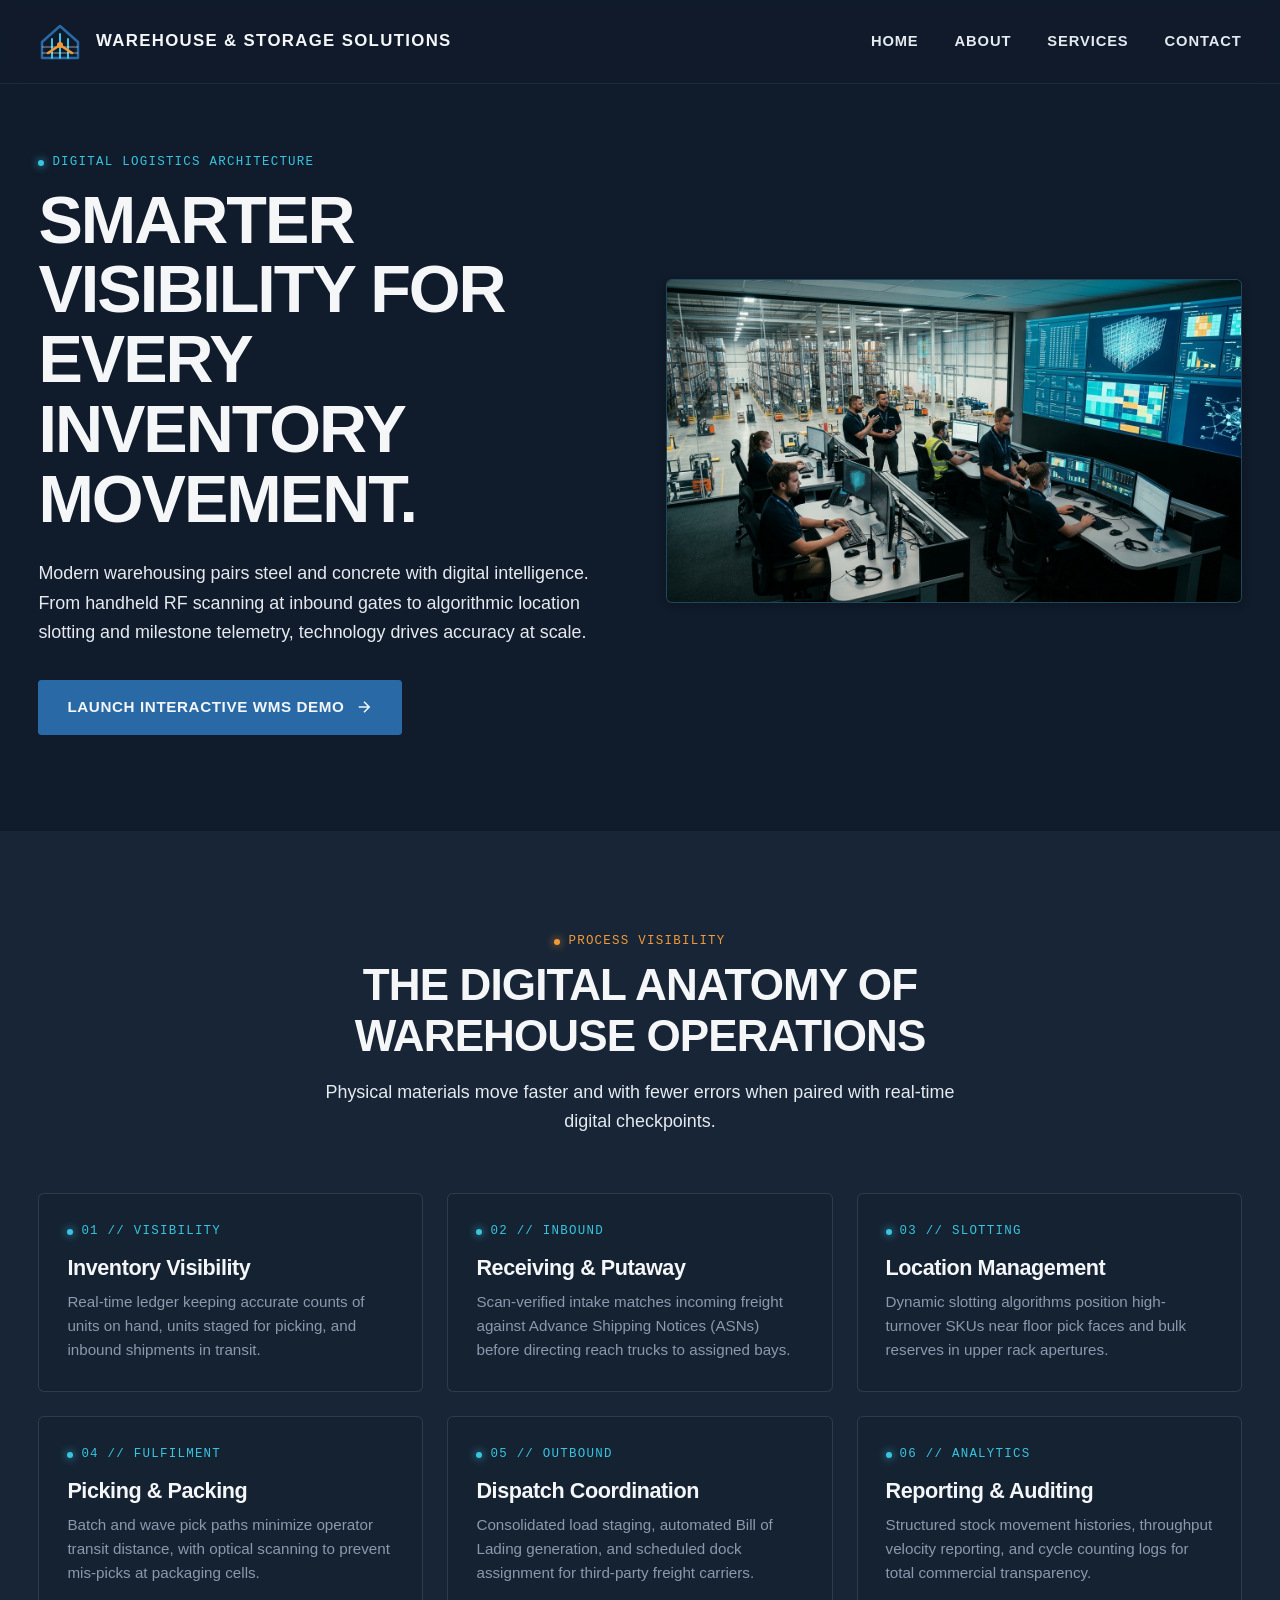
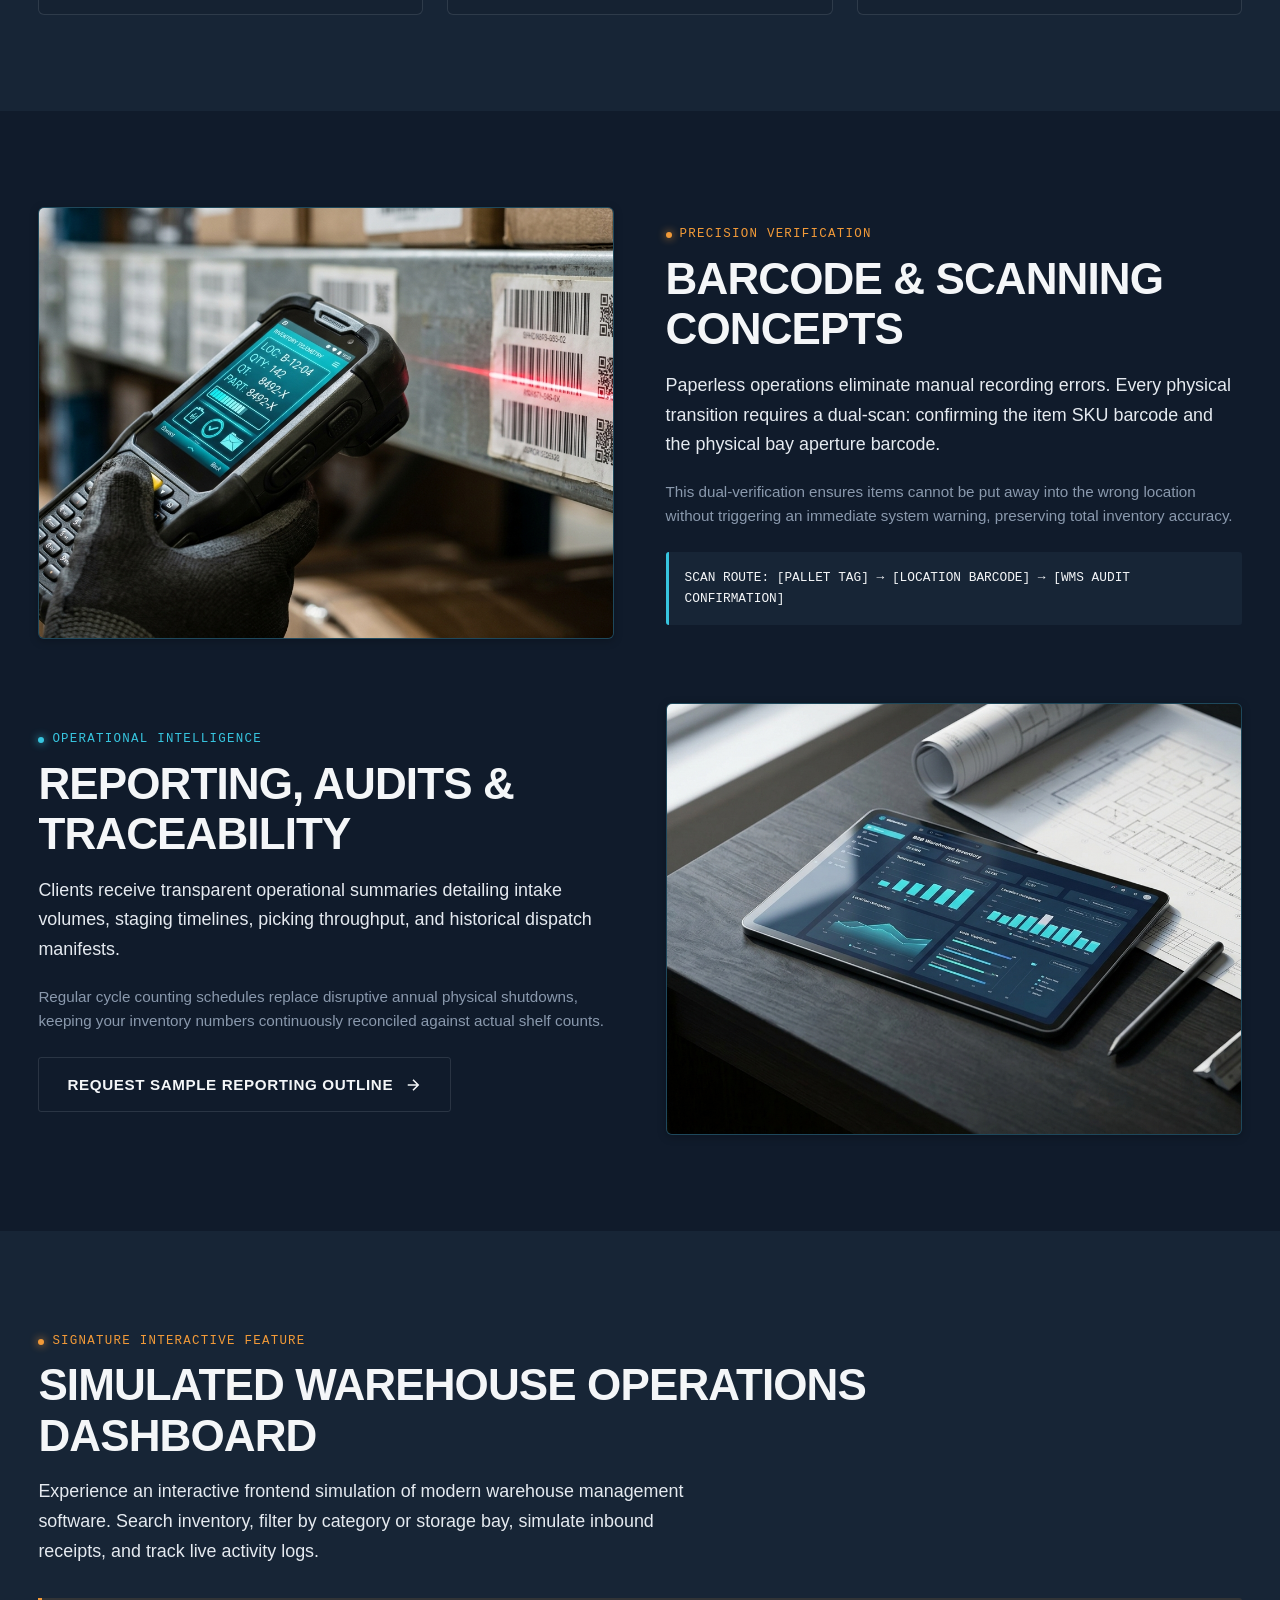
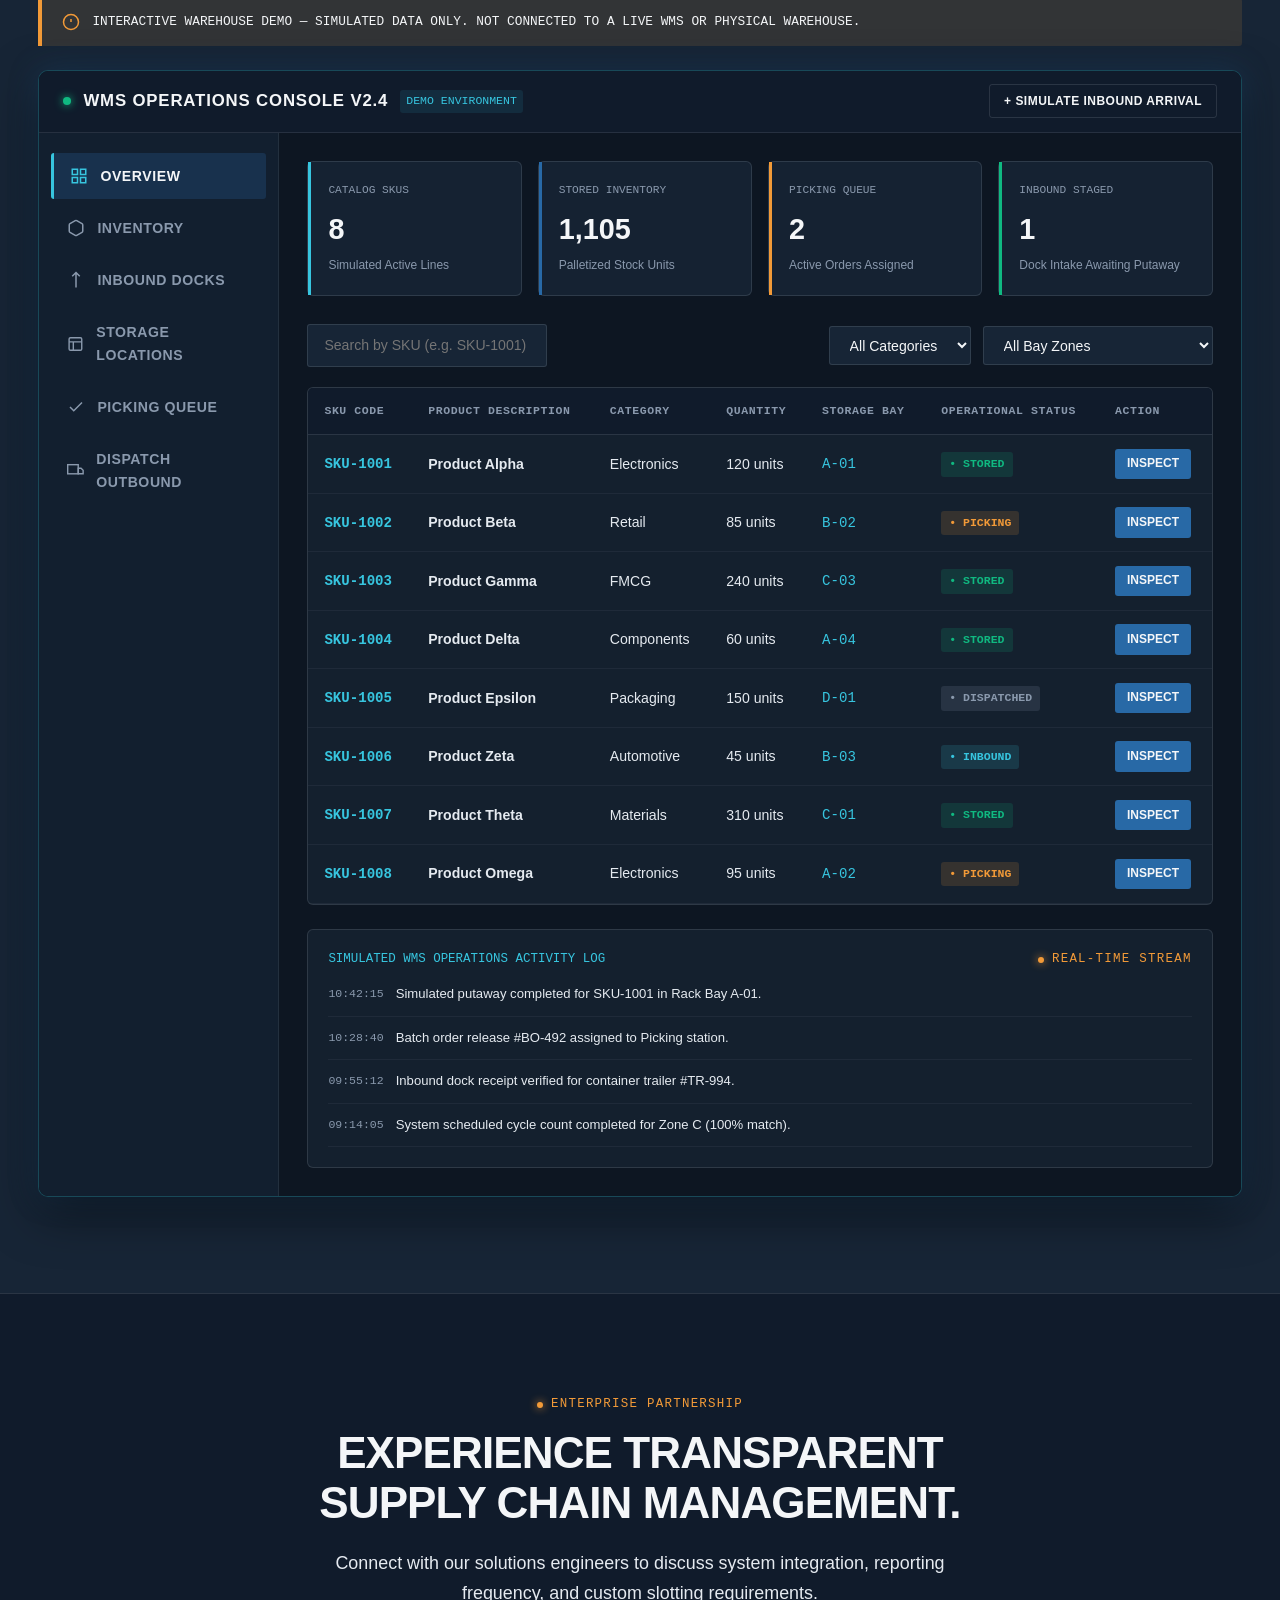
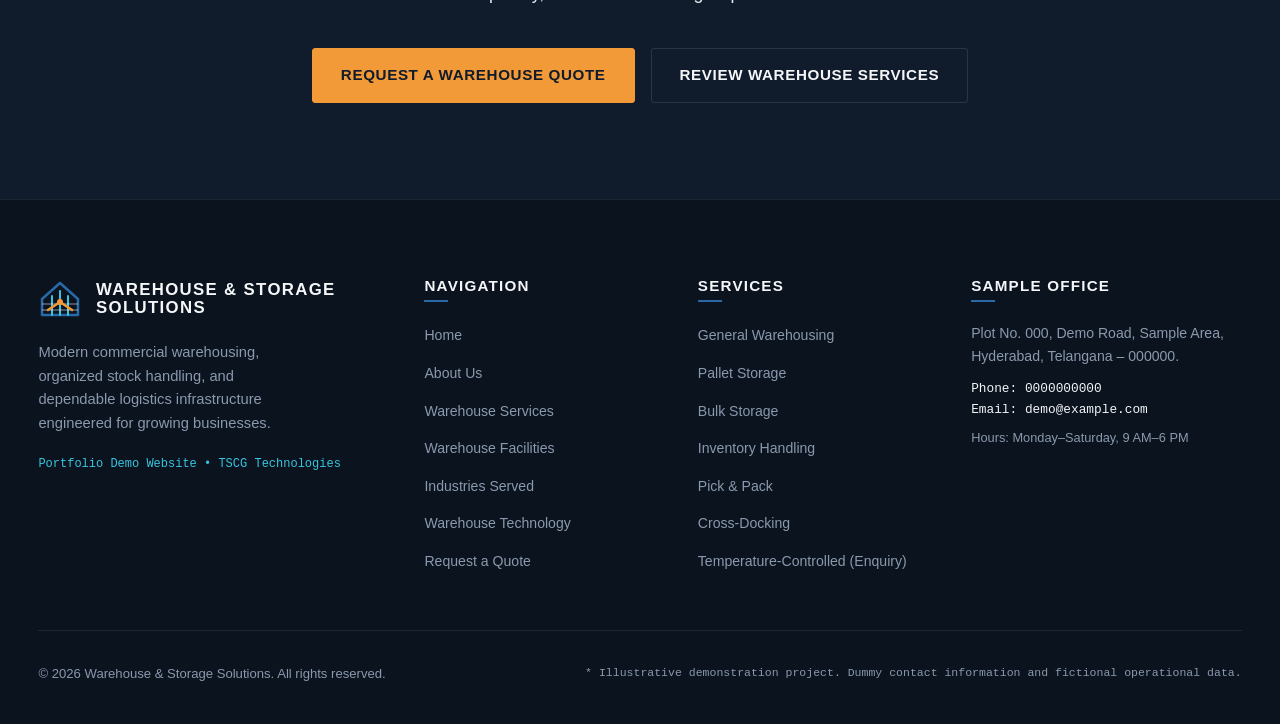
<file: technology.html>
<!DOCTYPE html>
<html lang="en">
<head>
  <meta charset="UTF-8">
  <meta name="viewport" content="width=device-width, initial-scale=1.0">
  <title>Warehouse Technology &amp; Operations | Simulated WMS Dashboard Demo</title>
  <meta name="description" content="Explore modern warehouse technology, barcode inventory scanning, slotting logic, and an interactive simulated warehouse management dashboard.">
  <meta property="og:title" content="Warehouse Technology & Operations — Simulated WMS Demo">
  <meta property="og:description" content="Smarter visibility for every inventory movement with simulated WMS operations demo.">
  <meta property="og:type" content="website">
  <meta property="og:image" content="images/technology-hero-dashboard.jpeg">
  <link rel="canonical" href="https://demo.example.com/warehouse-company/technology.html">
  <link rel="stylesheet" href="css/style.css">
</head>
<body>

  <!-- Navigation -->
    <!-- ==================== 1. PREMIUM NAVIGATION ==================== -->
  <header class="site-header" role="banner">
    <div class="container nav-container">
      <a href="index.html" class="brand-link" aria-label="Warehouse and Storage Solutions Home">
        <svg class="brand-symbol" viewBox="0 0 44 44" fill="none" xmlns="http://www.w3.org/2000/svg" aria-hidden="true">
          <path d="M4 22L22 6L40 22V38H4V22Z" stroke="#2869A6" stroke-width="2.5" stroke-linejoin="round"/>
          <path d="M14 19V38M22 14V38M30 19V38" stroke="#37C5DF" stroke-width="2" stroke-linecap="round"/>
          <path d="M4 27H40M4 33H40" stroke="rgba(229, 234, 240, 0.4)" stroke-width="1.5"/>
          <path d="M10 33L22 25L34 33" stroke="#F29A38" stroke-width="2.5" stroke-linecap="round" stroke-linejoin="round"/>
          <circle cx="22" cy="25" r="3" fill="#F29A38"/>
        </svg>
        <div class="brand-text-block">
          <span class="brand-title">WAREHOUSE &amp; STORAGE SOLUTIONS</span>
        </div>
      </a>

      <nav class="nav-menu" aria-label="Main Navigation">
        <a href="index.html" class="nav-link">Home</a>
        <a href="about.html" class="nav-link">About</a>
        <a href="services.html" class="nav-link">Services</a>
        <a href="contact.html" class="nav-link">Contact</a>
      </nav>

      <button class="menu-toggle" aria-label="Toggle navigation menu" aria-expanded="false">
        <span></span>
        <span></span>
        <span></span>
      </button>
    </div>
  </header>

    <!-- Mobile Drawer -->
  <div class="mobile-drawer" role="dialog" aria-modal="true" aria-label="Mobile Navigation">
    <div class="mobile-links">
      <a href="index.html" class="mobile-link">Home <span>&rarr;</span></a>
      <a href="about.html" class="mobile-link">About Us <span>&rarr;</span></a>
      <a href="services.html" class="mobile-link">Services <span>&rarr;</span></a>
      <a href="contact.html" class="mobile-link">Contact <span>&rarr;</span></a>
    </div>
    <div class="mobile-drawer-footer">
      <a href="contact.html" class="btn btn-orange" style="width: 100%;">Request Storage Space</a>
    </div>
  </div>

  <main id="main-content">

    <!-- Technology Hero -->
    <section class="section-padding bg-midnight" style="padding-top: calc(var(--header-height) + 4rem);" aria-labelledby="tech-hero-title">
      <div class="container">
        <div class="grid-split">
          <div>
            <span class="text-technical reveal">Digital Logistics Architecture</span>
            <h1 id="tech-hero-title" class="heading-editorial reveal reveal-delay-1" style="margin: 0.75rem 0 1.5rem;">
              SMARTER VISIBILITY FOR EVERY INVENTORY MOVEMENT.
            </h1>
            <p class="text-lead reveal reveal-delay-2">
              Modern warehousing pairs steel and concrete with digital intelligence. From handheld RF scanning at inbound gates to algorithmic location slotting and milestone telemetry, technology drives accuracy at scale.
            </p>
            <div style="margin-top: 2rem;" class="reveal reveal-delay-3">
              <a href="#interactive-wms-demo" class="btn btn-primary">
                Launch Interactive WMS Demo
                <svg viewBox="0 0 24 24" fill="none" stroke="currentColor" stroke-width="2"><path d="M5 12h14M12 5l7 7-7 7"/></svg>
              </a>
            </div>
          </div>

          <div class="reveal reveal-delay-2">
            <!-- Image: images/technology-hero-dashboard.jpeg -->
            <div class="img-container aspect-16-9">
  <img src="images/technology-hero-dashboard.jpeg" alt="Warehouse operations control room showing digital dashboard displays and telemetry" loading="eager">
</div>
          </div>
        </div>
      </div>
    </section>

    <!-- Operational Systems Breakdown -->
    <section class="section-padding bg-deep" aria-labelledby="systems-breakdown-heading">
      <div class="container">
        <div style="max-width: 820px; margin: 0 auto; text-align: center; margin-bottom: 3.5rem;" class="reveal">
          <span class="text-technical text-technical--orange">Process Visibility</span>
          <h2 id="systems-breakdown-heading" class="heading-section" style="margin-top: 0.5rem;">
            The Digital Anatomy of Warehouse Operations
          </h2>
          <p class="text-lead" style="margin: 0 auto;">
            Physical materials move faster and with fewer errors when paired with real-time digital checkpoints.
          </p>
        </div>

        <div class="grid-3">
          <!-- 1. Inventory Visibility -->
          <div class="service-card reveal">
            <span class="text-technical">01 // VISIBILITY</span>
            <h3 class="heading-card" style="margin: 0.75rem 0 0.5rem;">Inventory Visibility</h3>
            <p class="text-muted">Real-time ledger keeping accurate counts of units on hand, units staged for picking, and inbound shipments in transit.</p>
          </div>

          <!-- 2. Receiving & Putaway -->
          <div class="service-card reveal reveal-delay-1">
            <span class="text-technical">02 // INBOUND</span>
            <h3 class="heading-card" style="margin: 0.75rem 0 0.5rem;">Receiving &amp; Putaway</h3>
            <p class="text-muted">Scan-verified intake matches incoming freight against Advance Shipping Notices (ASNs) before directing reach trucks to assigned bays.</p>
          </div>

          <!-- 3. Storage Location Management -->
          <div class="service-card reveal reveal-delay-2">
            <span class="text-technical">03 // SLOTTING</span>
            <h3 class="heading-card" style="margin: 0.75rem 0 0.5rem;">Location Management</h3>
            <p class="text-muted">Dynamic slotting algorithms position high-turnover SKUs near floor pick faces and bulk reserves in upper rack apertures.</p>
          </div>

          <!-- 4. Picking & Packing -->
          <div class="service-card reveal">
            <span class="text-technical">04 // FULFILMENT</span>
            <h3 class="heading-card" style="margin: 0.75rem 0 0.5rem;">Picking &amp; Packing</h3>
            <p class="text-muted">Batch and wave pick paths minimize operator transit distance, with optical scanning to prevent mis-picks at packaging cells.</p>
          </div>

          <!-- 5. Dispatch Coordination -->
          <div class="service-card reveal reveal-delay-1">
            <span class="text-technical">05 // OUTBOUND</span>
            <h3 class="heading-card" style="margin: 0.75rem 0 0.5rem;">Dispatch Coordination</h3>
            <p class="text-muted">Consolidated load staging, automated Bill of Lading generation, and scheduled dock assignment for third-party freight carriers.</p>
          </div>

          <!-- 6. Reporting & Analytics -->
          <div class="service-card reveal reveal-delay-2">
            <span class="text-technical">06 // ANALYTICS</span>
            <h3 class="heading-card" style="margin: 0.75rem 0 0.5rem;">Reporting &amp; Auditing</h3>
            <p class="text-muted">Structured stock movement histories, throughput velocity reporting, and cycle counting logs for total commercial transparency.</p>
          </div>
        </div>
      </div>
    </section>

    <!-- Deep-Dive Split: Barcode Scanning & Analytics -->
    <section class="section-padding bg-midnight" aria-labelledby="scanning-deepdive-heading">
      <div class="container">
        <div class="grid-split" style="margin-bottom: 4rem;">
          <div class="reveal">
            <!-- Image: images/technology-scanning-rfid.jpeg -->
            <div class="img-container aspect-4-3">
  <img src="images/technology-scanning-rfid.jpeg" alt="Warehouse operator using wireless RF handheld scanner to confirm pallet barcode label" loading="lazy">
</div>
          </div>

          <div class="reveal reveal-delay-1">
            <span class="text-technical text-technical--orange">Precision Verification</span>
            <h2 id="scanning-deepdive-heading" class="heading-section" style="margin-top: 0.5rem;">
              Barcode &amp; Scanning Concepts
            </h2>
            <p class="text-lead" style="margin-bottom: 1.25rem;">
              Paperless operations eliminate manual recording errors. Every physical transition requires a dual-scan: confirming the item SKU barcode and the physical bay aperture barcode.
            </p>
            <p class="text-muted" style="margin-bottom: 1.5rem;">
              This dual-verification ensures items cannot be put away into the wrong location without triggering an immediate system warning, preserving total inventory accuracy.
            </p>
            <div style="font-family: var(--font-mono); font-size: 0.8rem; background: var(--deep-industrial); padding: 1rem; border-left: 3px solid var(--electric-cyan); border-radius: var(--radius-xs);">
              SCAN ROUTE: [PALLET TAG] &rarr; [LOCATION BARCODE] &rarr; [WMS AUDIT CONFIRMATION]
            </div>
          </div>
        </div>

        <div class="grid-split">
          <div class="reveal">
            <span class="text-technical">Operational Intelligence</span>
            <h2 class="heading-section" style="margin-top: 0.5rem;">
              Reporting, Audits &amp; Traceability
            </h2>
            <p class="text-lead" style="margin-bottom: 1.25rem;">
              Clients receive transparent operational summaries detailing intake volumes, staging timelines, picking throughput, and historical dispatch manifests.
            </p>
            <p class="text-muted" style="margin-bottom: 1.5rem;">
              Regular cycle counting schedules replace disruptive annual physical shutdowns, keeping your inventory numbers continuously reconciled against actual shelf counts.
            </p>
            <a href="contact.html" class="btn btn-outline">
              Request Sample Reporting Outline
              <svg viewBox="0 0 24 24" fill="none" stroke="currentColor" stroke-width="2"><path d="M5 12h14M12 5l7 7-7 7"/></svg>
            </a>
          </div>

          <div class="reveal reveal-delay-2">
            <!-- Image: images/technology-reporting-analytics.jpeg -->
            <div class="img-container aspect-4-3">
  <img src="images/technology-reporting-analytics.jpeg" alt="Enterprise analytics report showing warehouse inventory metrics and stock turnover charts" loading="lazy">
</div>
          </div>
        </div>
      </div>
    </section>

    <!-- ==================== SIGNATURE FEATURE: INTERACTIVE WAREHOUSE OPERATIONS DEMO ==================== -->
    <section id="interactive-wms-demo" class="section-padding bg-deep" aria-labelledby="interactive-demo-heading">
      <div class="container">
        <div style="max-width: 860px; margin-bottom: 2rem;" class="reveal">
          <span class="text-technical text-technical--orange">Signature Interactive Feature</span>
          <h2 id="interactive-demo-heading" class="heading-section" style="margin-top: 0.5rem;">
            Simulated Warehouse Operations Dashboard
          </h2>
          <p class="text-lead">
            Experience an interactive frontend simulation of modern warehouse management software. Search inventory, filter by category or storage bay, simulate inbound receipts, and track live activity logs.
          </p>
        </div>

        <!-- Prominent Disclosure Banner -->
        <div class="demo-banner reveal">
          <svg viewBox="0 0 24 24" fill="none" stroke="currentColor" stroke-width="2"><circle cx="12" cy="12" r="10"/><line x1="12" y1="8" x2="12" y2="12"/><line x1="12" y1="16" x2="12.01" y2="16"/></svg>
          <span>INTERACTIVE WAREHOUSE DEMO — SIMULATED DATA ONLY. NOT CONNECTED TO A LIVE WMS OR PHYSICAL WAREHOUSE.</span>
        </div>

        <!-- Dashboard UI Frame -->
        <div class="dashboard-frame reveal">
          <!-- Top Bar -->
          <div class="dashboard-topbar">
            <div class="dashboard-title-group">
              <span class="pulse-dot"></span>
              <span class="dashboard-title">WMS OPERATIONS CONSOLE v2.4</span>
              <span style="font-family: var(--font-mono); font-size: 0.72rem; color: var(--electric-cyan); background: rgba(55,197,223,0.1); padding: 2px 6px; border-radius: 3px;">
                DEMO ENVIRONMENT
              </span>
            </div>
            <div style="display: flex; gap: 0.75rem; align-items: center;">
              <button class="btn btn-outline" style="padding: 0.4rem 0.85rem; font-size: 0.75rem;" id="dash-btn-sim-inbound">
                + Simulate Inbound Arrival
              </button>
            </div>
          </div>

          <!-- Body with Sidebar and Main Area -->
          <div class="dashboard-body">
            <!-- Sidebar -->
            <aside class="dashboard-sidebar" role="navigation" aria-label="Dashboard Sections">
              <button class="dash-nav-btn is-active" data-tab="overview">
                <svg viewBox="0 0 24 24" fill="none" stroke="currentColor" stroke-width="2"><rect x="3" y="3" width="7" height="7"/><rect x="14" y="3" width="7" height="7"/><rect x="14" y="14" width="7" height="7"/><rect x="3" y="14" width="7" height="7"/></svg>
                Overview
              </button>
              <button class="dash-nav-btn" data-tab="inventory">
                <svg viewBox="0 0 24 24" fill="none" stroke="currentColor" stroke-width="2"><path d="M21 16V8a2 2 0 0 0-1-1.73l-7-4a2 2 0 0 0-2 0l-7 4A2 2 0 0 0 3 8v8a2 2 0 0 0 1 1.73l7 4a2 2 0 0 0 2 0l7-4A2 2 0 0 0 21 16z"/></svg>
                Inventory
              </button>
              <button class="dash-nav-btn" data-tab="inbound">
                <svg viewBox="0 0 24 24" fill="none" stroke="currentColor" stroke-width="2"><path d="M12 2v20M17 7l-5-5-5 5"/></svg>
                Inbound Docks
              </button>
              <button class="dash-nav-btn" data-tab="storage">
                <svg viewBox="0 0 24 24" fill="none" stroke="currentColor" stroke-width="2"><rect x="3" y="3" width="18" height="18" rx="2"/><path d="M3 9h18M9 21V9"/></svg>
                Storage Locations
              </button>
              <button class="dash-nav-btn" data-tab="picking">
                <svg viewBox="0 0 24 24" fill="none" stroke="currentColor" stroke-width="2"><polyline points="20 6 9 17 4 12"/></svg>
                Picking Queue
              </button>
              <button class="dash-nav-btn" data-tab="dispatch">
                <svg viewBox="0 0 24 24" fill="none" stroke="currentColor" stroke-width="2"><rect x="1" y="3" width="15" height="13"/><polygon points="16 8 20 8 23 11 23 16 16 16 16 8"/></svg>
                Dispatch Outbound
              </button>
            </aside>

            <!-- Main Work Area -->
            <div class="dashboard-main">
              <!-- KPI Metric Cards -->
              <div class="dash-kpi-row">
                <div class="dash-kpi-card dash-kpi-card--cyan">
                  <div class="kpi-title">Catalog SKUs</div>
                  <div id="kpi-total-skus" class="kpi-value">8</div>
                  <div class="kpi-sub">Simulated Active Lines</div>
                </div>
                <div class="dash-kpi-card">
                  <div class="kpi-title">Stored Inventory</div>
                  <div id="kpi-stored-units" class="kpi-value">1,100</div>
                  <div class="kpi-sub">Palletized Stock Units</div>
                </div>
                <div class="dash-kpi-card dash-kpi-card--orange">
                  <div class="kpi-title">Picking Queue</div>
                  <div id="kpi-active-picks" class="kpi-value">2</div>
                  <div class="kpi-sub">Active Orders Assigned</div>
                </div>
                <div class="dash-kpi-card dash-kpi-card--green">
                  <div class="kpi-title">Inbound Staged</div>
                  <div id="kpi-inbound-queue" class="kpi-value">1</div>
                  <div class="kpi-sub">Dock Intake Awaiting Putaway</div>
                </div>
              </div>

              <!-- Filter & Search Controls -->
              <div class="dash-filter-bar">
                <input type="text" id="dash-search" class="dash-search-input" placeholder="Search by SKU (e.g. SKU-1001) or Title..." aria-label="Search simulated inventory">

                <div style="display: flex; gap: 0.75rem; flex-wrap: wrap;">
                  <select id="dash-cat-filter" class="dash-select" aria-label="Filter inventory by category">
                    <option value="all">All Categories</option>
                    <option value="Electronics">Electronics</option>
                    <option value="Retail">Retail</option>
                    <option value="FMCG">FMCG</option>
                    <option value="Components">Components</option>
                    <option value="Packaging">Packaging</option>
                    <option value="Automotive">Automotive</option>
                    <option value="Materials">Materials</option>
                  </select>

                  <select id="dash-loc-filter" class="dash-select" aria-label="Filter inventory by bay zone">
                    <option value="all">All Bay Zones</option>
                    <option value="A">Zone A (Bays A-01 to A-04)</option>
                    <option value="B">Zone B (Bays B-01 to B-04)</option>
                    <option value="C">Zone C (Bays C-01 to C-04)</option>
                    <option value="D">Zone D (Bays D-01 to D-04)</option>
                  </select>
                </div>
              </div>

              <!-- Main Table -->
              <div class="dash-table-container">
                <table class="dash-table">
                  <thead>
                    <tr>
                      <th>SKU Code</th>
                      <th>Product Description</th>
                      <th>Category</th>
                      <th>Quantity</th>
                      <th>Storage Bay</th>
                      <th>Operational Status</th>
                      <th>Action</th>
                    </tr>
                  </thead>
                  <tbody id="dash-inventory-body">
                    <!-- Populated dynamically by js/dashboard.js -->
                  </tbody>
                </table>
              </div>

              <!-- Activity Log Stream -->
              <div class="activity-stream">
                <div class="activity-stream-header">
                  <span>SIMULATED WMS OPERATIONS ACTIVITY LOG</span>
                  <span class="text-technical text-technical--orange">REAL-TIME STREAM</span>
                </div>
                <div id="dash-activity-list" class="activity-list">
                  <!-- Populated dynamically by js/dashboard.js -->
                </div>
              </div>
            </div>
          </div>
        </div>
      </div>
    </section>

    <!-- Modal for Item Inspection & Local Simulation -->
    <div id="demo-modal" class="demo-modal" role="dialog" aria-modal="true" aria-labelledby="modal-title">
      <div class="demo-modal-dialog">
        <div class="modal-header">
          <h3 id="modal-title" style="font-size: 1.25rem;">SKU Inspection</h3>
          <button id="modal-close" class="modal-close-btn" aria-label="Close dialog">&times;</button>
        </div>
        <div id="modal-body">
          <!-- Populated dynamically by js/dashboard.js -->
        </div>
      </div>
    </div>

    <!-- Final CTA -->
    <section class="section-padding bg-midnight" style="border-top: 1px solid var(--dark-border);">
      <div class="container" style="text-align: center; max-width: 800px;">
        <span class="text-technical text-technical--orange reveal">Enterprise Partnership</span>
        <h2 class="heading-section reveal reveal-delay-1" style="margin-top: 0.75rem; margin-bottom: 1.25rem;">
          EXPERIENCE TRANSPARENT SUPPLY CHAIN MANAGEMENT.
        </h2>
        <p class="text-lead reveal reveal-delay-2" style="margin: 0 auto 2.5rem;">
          Connect with our solutions engineers to discuss system integration, reporting frequency, and custom slotting requirements.
        </p>
        <div style="display: flex; justify-content: center; flex-wrap: wrap; gap: 1rem;" class="reveal reveal-delay-3">
          <a href="contact.html" class="btn btn-orange">Request a Warehouse Quote</a>
          <a href="services.html" class="btn btn-outline">Review Warehouse Services</a>
        </div>
      </div>
    </section>

  </main>

  <!-- Footer -->
  <footer class="site-footer" role="contentinfo">
    <div class="container">
      <div class="footer-grid">
        <div class="footer-brand">
          <a href="index.html" class="brand-link" style="margin-bottom: 1rem;">
            <svg class="brand-symbol" viewBox="0 0 44 44" fill="none" xmlns="http://www.w3.org/2000/svg" aria-hidden="true">
              <path d="M4 22L22 6L40 22V38H4V22Z" stroke="#2869A6" stroke-width="2.5" stroke-linejoin="round"/>
              <path d="M14 19V38M22 14V38M30 19V38" stroke="#37C5DF" stroke-width="2" stroke-linecap="round"/>
              <path d="M4 27H40M4 33H40" stroke="rgba(229, 234, 240, 0.4)" stroke-width="1.5"/>
              <path d="M10 33L22 25L34 33" stroke="#F29A38" stroke-width="2.5" stroke-linecap="round" stroke-linejoin="round"/>
              <circle cx="22" cy="25" r="3" fill="#F29A38"/>
            </svg>
            <div class="brand-text-block">
              <span class="brand-title">WAREHOUSE &amp; STORAGE SOLUTIONS</span>
            </div>
          </a>
          <p>
            Modern commercial warehousing, organized stock handling, and dependable logistics infrastructure engineered for growing businesses.
          </p>
          <div style="font-family: var(--font-mono); font-size: 0.75rem; color: var(--electric-cyan);">
            Portfolio Demo Website &bull; TSCG Technologies
          </div>
        </div>

        <div>
          <h4 class="footer-col-title">Navigation</h4>
          <ul class="footer-links">
            <li><a href="index.html" class="footer-link">Home</a></li>
            <li><a href="about.html" class="footer-link">About Us</a></li>
            <li><a href="services.html" class="footer-link">Warehouse Services</a></li>
            <li><a href="facilities.html" class="footer-link">Warehouse Facilities</a></li>
            <li><a href="industries.html" class="footer-link">Industries Served</a></li>
            <li><a href="technology.html" class="footer-link">Warehouse Technology</a></li>
            <li><a href="contact.html" class="footer-link">Request a Quote</a></li>
          </ul>
        </div>

        <div>
          <h4 class="footer-col-title">Services</h4>
          <ul class="footer-links">
            <li><a href="services.html#general" class="footer-link">General Warehousing</a></li>
            <li><a href="services.html#pallet" class="footer-link">Pallet Storage</a></li>
            <li><a href="services.html#bulk" class="footer-link">Bulk Storage</a></li>
            <li><a href="services.html#inventory" class="footer-link">Inventory Handling</a></li>
            <li><a href="services.html#fulfilment" class="footer-link">Pick &amp; Pack</a></li>
            <li><a href="services.html#crossdock" class="footer-link">Cross-Docking</a></li>
            <li><a href="services.html#temperature" class="footer-link">Temperature-Controlled (Enquiry)</a></li>
          </ul>
        </div>

        <div>
          <h4 class="footer-col-title">Sample Office</h4>
          <div style="font-size: 0.88rem; color: var(--mid-grey); line-height: 1.6; margin-bottom: 0.75rem;">
            Plot No. 000, Demo Road, Sample Area,<br>
            Hyderabad, Telangana &ndash; 000000.
          </div>
          <div style="font-family: var(--font-mono); font-size: 0.8rem; color: var(--cool-white); margin-bottom: 0.5rem;">
            Phone: 0000000000<br>
            Email: demo@example.com
          </div>
          <div style="font-size: 0.8rem; color: var(--mid-grey);">
            Hours: Monday&ndash;Saturday, 9 AM&ndash;6 PM
          </div>
        </div>
      </div>

      <div class="footer-bottom">
        <div>
          &copy; <span class="current-year">2026</span> Warehouse &amp; Storage Solutions. All rights reserved.
        </div>
        <div class="footer-disclosure">
          * Illustrative demonstration project. Dummy contact information and fictional operational data.
        </div>
      </div>
    </div>
  </footer>

  <!-- Scripts -->
  <script src="js/navigation.js"></script>
  <script src="js/animations.js"></script>
  <script src="js/dashboard.js"></script>
  <script src="js/main.js"></script>
</body>
</html>
</file>
<file: css/style.css>
/* ==========================================================================
   WAREHOUSE & STORAGE SOLUTIONS — MASTER STYLESHEET
   Intelligent Industrial Creative Direction | TSCG Technologies Demo
   Pure Vanilla CSS3 — Zero External Frameworks
   ========================================================================== */

/* --- 1. CSS VARIABLES & DESIGN TOKENS --- */
:root {
  /* Brand Palette */
  --midnight-navy: #101B2B;
  --deep-industrial: #172536;
  --charcoal: #202A34;
  --warehouse-blue: #2869A6;
  --warehouse-blue-hover: #1e5285;
  --electric-cyan: #37C5DF;
  --electric-cyan-dim: rgba(55, 197, 223, 0.12);
  --electric-cyan-glow: rgba(55, 197, 223, 0.35);
  --industrial-orange: #F29A38;
  --industrial-orange-hover: #d98224;
  --industrial-orange-dim: rgba(242, 154, 56, 0.12);
  --cool-white: #F4F6F8;
  --light-grey: #E5EAF0;
  --mid-grey: #8A99AD;
  --dark-border: rgba(229, 234, 240, 0.12);
  --dark-card: #152232;
  --dark-card-hover: #1c2e44;

  /* Typography */
  --font-heading: 'Cabinet Grotesk', -apple-system, BlinkMacSystemFont, "Segoe UI", Roboto, "Helvetica Neue", Arial, sans-serif;
  --font-body: 'Inter', -apple-system, BlinkMacSystemFont, "Segoe UI", Roboto, "Helvetica Neue", Arial, sans-serif;
  --font-mono: 'SF Mono', 'Fira Code', 'Consolas', monospace;

  /* Layout & Spacing */
  --site-max-width: 1320px;
  --header-height: 84px;
  --radius-xs: 3px;
  --radius-sm: 6px;
  --radius-md: 10px;
  --radius-lg: 16px;

  /* Shadows & Glows */
  --shadow-sm: 0 2px 8px rgba(0, 0, 0, 0.25);
  --shadow-md: 0 8px 24px rgba(0, 0, 0, 0.35);
  --shadow-lg: 0 16px 48px rgba(0, 0, 0, 0.5);
  --shadow-blue-glow: 0 0 30px rgba(40, 105, 166, 0.3);
  --shadow-cyan-glow: 0 0 25px rgba(55, 197, 223, 0.25);
  --shadow-orange-glow: 0 0 25px rgba(242, 154, 56, 0.25);

  /* Transitions */
  --transition-fast: 0.2s ease;
  --transition-smooth: 0.35s cubic-bezier(0.16, 1, 0.3, 1);
  --transition-slow: 0.6s cubic-bezier(0.16, 1, 0.3, 1);
}

/* --- 2. RESET & BASE --- */
*, *::before, *::after {
  box-sizing: border-box;
  margin: 0;
  padding: 0;
}

html {
  font-size: 16px;
  scroll-behavior: smooth;
  -webkit-font-smoothing: antialiased;
  -moz-osx-font-smoothing: grayscale;
}

body {
  font-family: var(--font-body);
  background-color: var(--midnight-navy);
  color: var(--cool-white);
  line-height: 1.6;
  overflow-x: hidden;
  min-height: 100vh;
  display: flex;
  flex-direction: column;
}

img, svg {
  display: block;
  max-width: 100%;
}

a {
  color: inherit;
  text-decoration: none;
  transition: color var(--transition-fast);
}

button, input, select, textarea {
  font: inherit;
  color: inherit;
}

button {
  background: none;
  border: none;
  cursor: pointer;
}

ul, ol {
  list-style: none;
}

/* Accessible Focus States */
:focus-visible {
  outline: 2px solid var(--electric-cyan);
  outline-offset: 3px;
}

/* --- 3. TYPOGRAPHY & HEADINGS --- */
h1, h2, h3, h4, h5, h6 {
  font-family: var(--font-heading);
  font-weight: 800;
  line-height: 1.15;
  color: var(--cool-white);
  letter-spacing: -0.02em;
}

.heading-editorial {
  font-size: clamp(2.4rem, 5.2vw, 4.4rem);
  text-transform: uppercase;
  font-weight: 900;
  letter-spacing: -0.03em;
  line-height: 1.05;
}

.heading-section {
  font-size: clamp(1.85rem, 3.5vw, 2.75rem);
  text-transform: uppercase;
  margin-bottom: 1rem;
}

.heading-card {
  font-size: 1.35rem;
  font-weight: 700;
  line-height: 1.3;
}

.text-lead {
  font-size: clamp(1.05rem, 1.4vw, 1.25rem);
  color: var(--light-grey);
  font-weight: 400;
  max-width: 68ch;
  line-height: 1.65;
}

.text-technical {
  font-family: var(--font-mono);
  font-size: 0.78rem;
  letter-spacing: 0.1em;
  text-transform: uppercase;
  color: var(--electric-cyan);
  display: inline-flex;
  align-items: center;
  gap: 0.5rem;
}

.text-technical::before {
  content: '';
  display: inline-block;
  width: 6px;
  height: 6px;
  background-color: var(--electric-cyan);
  border-radius: 50%;
  box-shadow: 0 0 8px var(--electric-cyan);
}

.text-technical--orange {
  color: var(--industrial-orange);
}
.text-technical--orange::before {
  background-color: var(--industrial-orange);
  box-shadow: 0 0 8px var(--industrial-orange);
}

.text-muted {
  color: var(--mid-grey);
  font-size: 0.95rem;
}

/* --- 4. CONTAINER & LAYOUT UTILITIES --- */
.container {
  width: 100%;
  max-width: var(--site-max-width);
  margin-left: auto;
  margin-right: auto;
  padding-left: clamp(1.25rem, 3vw, 2.5rem);
  padding-right: clamp(1.25rem, 3vw, 2.5rem);
}

.section-padding {
  padding-top: clamp(4rem, 7.5vw, 7rem);
  padding-bottom: clamp(4rem, 7.5vw, 7rem);
}

.section-padding-sm {
  padding-top: clamp(2.5rem, 4.5vw, 4rem);
  padding-bottom: clamp(2.5rem, 4.5vw, 4rem);
}

.bg-midnight { background-color: var(--midnight-navy); }
.bg-deep { background-color: var(--deep-industrial); }
.bg-charcoal { background-color: var(--charcoal); }

/* High-Contrast Bright Information Sections */
.bg-bright {
  background-color: var(--cool-white);
  color: var(--midnight-navy);
}
.bg-bright h1, .bg-bright h2, .bg-bright h3, .bg-bright h4 {
  color: var(--midnight-navy);
}
.bg-bright .text-lead, .bg-bright .text-muted {
  color: #384859;
}
.bg-bright .text-technical {
  color: var(--warehouse-blue);
}
.bg-bright .text-technical::before {
  background-color: var(--warehouse-blue);
  box-shadow: 0 0 8px rgba(40, 105, 166, 0.4);
}

.grid-split {
  display: grid;
  grid-template-columns: 1fr;
  gap: clamp(2rem, 4vw, 4rem);
  align-items: center;
}
@media (min-width: 900px) {
  .grid-split {
    grid-template-columns: 1fr 1fr;
  }
}

.grid-3 {
  display: grid;
  grid-template-columns: 1fr;
  gap: 1.5rem;
}
@media (min-width: 640px) {
  .grid-3 {
    grid-template-columns: repeat(2, 1fr);
  }
}
@media (min-width: 1024px) {
  .grid-3 {
    grid-template-columns: repeat(3, 1fr);
  }
}

.grid-4 {
  display: grid;
  grid-template-columns: 1fr;
  gap: 1.5rem;
}
@media (min-width: 640px) {
  .grid-4 {
    grid-template-columns: repeat(2, 1fr);
  }
}
@media (min-width: 1100px) {
  .grid-4 {
    grid-template-columns: repeat(4, 1fr);
  }
}

/* --- 5. BUTTONS & INTERACTIVE ELEMENTS --- */
.btn {
  display: inline-flex;
  align-items: center;
  justify-content: center;
  gap: 0.65rem;
  padding: 0.9rem 1.75rem;
  font-family: var(--font-heading);
  font-weight: 700;
  font-size: 0.95rem;
  text-transform: uppercase;
  letter-spacing: 0.04em;
  border-radius: var(--radius-xs);
  transition: all var(--transition-smooth);
  position: relative;
  overflow: hidden;
  white-space: nowrap;
}

.btn-primary {
  background-color: var(--warehouse-blue);
  color: var(--cool-white);
  border: 1px solid var(--warehouse-blue);
}
.btn-primary:hover {
  background-color: var(--warehouse-blue-hover);
  border-color: var(--warehouse-blue-hover);
  box-shadow: var(--shadow-blue-glow);
  transform: translateY(-2px);
}

.btn-orange {
  background-color: var(--industrial-orange);
  color: var(--midnight-navy);
  border: 1px solid var(--industrial-orange);
}
.btn-orange:hover {
  background-color: var(--industrial-orange-hover);
  border-color: var(--industrial-orange-hover);
  box-shadow: var(--shadow-orange-glow);
  transform: translateY(-2px);
}

.btn-cyan {
  background-color: var(--electric-cyan);
  color: var(--midnight-navy);
  border: 1px solid var(--electric-cyan);
}
.btn-cyan:hover {
  background-color: #5ce0f8;
  box-shadow: var(--shadow-cyan-glow);
  transform: translateY(-2px);
}

.btn-outline {
  background: transparent;
  color: var(--cool-white);
  border: 1px solid var(--dark-border);
}
.btn-outline:hover {
  border-color: var(--electric-cyan);
  color: var(--electric-cyan);
  background-color: var(--electric-cyan-dim);
  transform: translateY(-2px);
}

.btn-outline-dark {
  background: transparent;
  color: var(--midnight-navy);
  border: 1px solid rgba(16, 27, 43, 0.25);
}
.btn-outline-dark:hover {
  border-color: var(--warehouse-blue);
  color: var(--warehouse-blue);
  background-color: rgba(40, 105, 166, 0.08);
  transform: translateY(-2px);
}

.btn svg {
  width: 18px;
  height: 18px;
  transition: transform var(--transition-fast);
}
.btn:hover svg {
  transform: translateX(4px);
}

/* Demo Badge Disclaimers */
.demo-banner {
  background-color: rgba(242, 154, 56, 0.12);
  border-left: 4px solid var(--industrial-orange);
  color: var(--cool-white);
  padding: 0.85rem 1.25rem;
  font-family: var(--font-mono);
  font-size: 0.8rem;
  display: flex;
  align-items: center;
  gap: 0.75rem;
  margin-bottom: 1.5rem;
  border-radius: 0 var(--radius-xs) var(--radius-xs) 0;
}
.demo-banner svg {
  flex-shrink: 0;
  width: 18px;
  height: 18px;
  color: var(--industrial-orange);
}

/* --- 6. NAVIGATION COMPONENT --- */
.site-header {
  position: fixed;
  top: 0;
  left: 0;
  right: 0;
  height: var(--header-height);
  z-index: 1000;
  transition: background-color var(--transition-smooth), border-color var(--transition-smooth), box-shadow var(--transition-smooth), backdrop-filter var(--transition-smooth);
  background-color: rgba(16, 27, 43, 0.5);
  backdrop-filter: blur(8px);
  border-bottom: 1px solid rgba(229, 234, 240, 0.08);
}

.site-header.is-scrolled {
  background-color: rgba(16, 27, 43, 0.95);
  backdrop-filter: blur(16px);
  border-bottom-color: rgba(55, 197, 223, 0.2);
  box-shadow: 0 10px 30px rgba(0, 0, 0, 0.45);
}

.nav-container {
  display: flex;
  align-items: center;
  justify-content: space-between;
  height: 100%;
}

/* Abstract Logo: Warehouse Architecture + Racks + Motion */
.brand-link {
  display: flex;
  align-items: center;
  gap: 0.85rem;
  text-decoration: none;
}

.brand-symbol {
  width: 44px;
  height: 44px;
  flex-shrink: 0;
}

.brand-text-block {
  display: flex;
  flex-direction: column;
}

.brand-title {
  font-family: var(--font-heading);
  font-weight: 900;
  font-size: 1.05rem;
  letter-spacing: 0.08em;
  text-transform: uppercase;
  color: var(--cool-white);
  line-height: 1.1;
}

.brand-sub {
  font-family: var(--font-mono);
  font-size: 0.65rem;
  letter-spacing: 0.15em;
  text-transform: uppercase;
  color: var(--electric-cyan);
  margin-top: 2px;
}

.nav-menu {
  display: none;
  align-items: center;
  gap: 2.25rem;
}
@media (min-width: 860px) {
  .nav-menu {
    display: flex;
  }
}

.nav-link {
  font-family: var(--font-heading);
  font-size: 0.92rem;
  font-weight: 700;
  text-transform: uppercase;
  letter-spacing: 0.06em;
  color: var(--light-grey);
  padding: 0.5rem 0;
  position: relative;
  transition: color var(--transition-fast);
}

.nav-link::after {
  content: '';
  position: absolute;
  bottom: 0;
  left: 0;
  width: 0%;
  height: 2px;
  background-color: var(--electric-cyan);
  transition: width var(--transition-smooth);
}

.nav-link:hover,
.nav-link.is-active {
  color: var(--electric-cyan);
}

.nav-link.is-active::after {
  width: 100%;
}

.nav-actions {
  display: none;
}

/* Mobile Nav Toggle */
.menu-toggle {
  display: flex;
  flex-direction: column;
  justify-content: space-around;
  width: 32px;
  height: 24px;
  background: transparent;
  border: none;
  cursor: pointer;
  z-index: 1100;
  padding: 0;
}
@media (min-width: 860px) {
  .menu-toggle {
    display: none;
  }
}

.menu-toggle span {
  display: block;
  width: 100%;
  height: 2px;
  background-color: var(--cool-white);
  transition: all var(--transition-smooth);
  transform-origin: center;
}

.menu-toggle.is-open span:nth-child(1) {
  transform: translateY(8px) rotate(45deg);
  background-color: var(--electric-cyan);
}
.menu-toggle.is-open span:nth-child(2) {
  opacity: 0;
}
.menu-toggle.is-open span:nth-child(3) {
  transform: translateY(-8px) rotate(-45deg);
  background-color: var(--electric-cyan);
}

/* Mobile Drawer */
.mobile-drawer {
  position: fixed;
  top: 0;
  left: 0;
  width: 100%;
  height: 100vh;
  background-color: rgba(16, 27, 43, 0.98);
  backdrop-filter: blur(20px);
  z-index: 1050;
  padding: calc(var(--header-height) + 2rem) 2rem 3rem;
  display: flex;
  flex-direction: column;
  justify-content: space-between;
  transform: translateY(-100%);
  transition: transform var(--transition-slow);
  visibility: hidden;
  overflow-y: auto;
}

.mobile-drawer.is-open {
  transform: translateY(0);
  visibility: visible;
}

.mobile-links {
  display: flex;
  flex-direction: column;
  gap: 1.25rem;
}

.mobile-link {
  font-family: var(--font-heading);
  font-size: 1.5rem;
  font-weight: 800;
  text-transform: uppercase;
  color: var(--light-grey);
  border-bottom: 1px solid rgba(229, 234, 240, 0.08);
  padding-bottom: 0.75rem;
  display: flex;
  align-items: center;
  justify-content: space-between;
}

.mobile-link.is-active,
.mobile-link:hover {
  color: var(--electric-cyan);
}

.mobile-drawer-footer {
  margin-top: 2rem;
  display: flex;
  flex-direction: column;
  gap: 1rem;
}

/* --- 7. HERO SECTION ARCHITECTURE --- */
.hero {
  position: relative;
  min-height: 100vh;
  padding-top: calc(var(--header-height) + 3rem);
  padding-bottom: 5rem;
  display: flex;
  align-items: center;
  overflow: hidden;
  background-color: var(--midnight-navy);
}

/* Animated Warehouse Grid Overlay */
.warehouse-grid-bg {
  position: absolute;
  top: 0;
  left: 0;
  width: 100%;
  height: 100%;
  pointer-events: none;
  background-image:
    linear-gradient(to right, rgba(55, 197, 223, 0.04) 1px, transparent 1px),
    linear-gradient(to bottom, rgba(55, 197, 223, 0.04) 1px, transparent 1px);
  background-size: 60px 60px;
  mask-image: radial-gradient(ellipse at center, rgba(0,0,0,1) 30%, rgba(0,0,0,0) 80%);
  -webkit-mask-image: radial-gradient(ellipse at center, rgba(0,0,0,1) 30%, rgba(0,0,0,0) 80%);
  animation: gridShift 30s linear infinite;
  z-index: 1;
}

@keyframes gridShift {
  0% { background-position: 0 0; }
  100% { background-position: 60px 60px; }
}

/* Pulsing Inventory Locators in Hero */
.locator-node {
  position: absolute;
  width: 8px;
  height: 8px;
  background-color: var(--electric-cyan);
  border-radius: 50%;
  box-shadow: 0 0 10px var(--electric-cyan);
  pointer-events: none;
  z-index: 2;
}

.locator-node::after {
  content: '';
  position: absolute;
  top: -6px;
  left: -6px;
  width: 20px;
  height: 20px;
  border: 1px solid var(--electric-cyan);
  border-radius: 50%;
  opacity: 0.7;
  animation: locatorPulse 2.4s ease-out infinite;
}

.locator-node--orange {
  background-color: var(--industrial-orange);
  box-shadow: 0 0 10px var(--industrial-orange);
}
.locator-node--orange::after {
  border-color: var(--industrial-orange);
}

@keyframes locatorPulse {
  0% { transform: scale(0.6); opacity: 1; }
  100% { transform: scale(2.2); opacity: 0; }
}

.locator-tag {
  position: absolute;
  top: -22px;
  left: 12px;
  font-family: var(--font-mono);
  font-size: 0.65rem;
  letter-spacing: 0.05em;
  color: var(--electric-cyan);
  background: rgba(16, 27, 43, 0.85);
  padding: 2px 6px;
  border: 1px solid rgba(55, 197, 223, 0.3);
  border-radius: var(--radius-xs);
  white-space: nowrap;
}

.hero-content {
  position: relative;
  z-index: 3;
}

.hero-grid {
  display: grid;
  grid-template-columns: 1fr;
  gap: 3rem;
  align-items: center;
}
@media (min-width: 1024px) {
  .hero-grid {
    grid-template-columns: 1.15fr 0.85fr;
  }
}

.hero-badge {
  display: inline-flex;
  align-items: center;
  gap: 0.75rem;
  padding: 0.4rem 1rem;
  background: rgba(40, 105, 166, 0.18);
  border: 1px solid rgba(55, 197, 223, 0.3);
  border-radius: 100px;
  margin-bottom: 1.75rem;
}

.hero-badge-dot {
  width: 8px;
  height: 8px;
  border-radius: 50%;
  background-color: var(--electric-cyan);
  box-shadow: 0 0 10px var(--electric-cyan);
}

.hero-badge-text {
  font-family: var(--font-mono);
  font-size: 0.75rem;
  font-weight: 600;
  letter-spacing: 0.1em;
  text-transform: uppercase;
  color: var(--cool-white);
}

.hero-headline {
  margin-bottom: 1.5rem;
}

.hero-description {
  margin-bottom: 2.25rem;
}

.hero-btn-group {
  display: flex;
  flex-wrap: wrap;
  gap: 1rem;
}

/* Hero Technical Telemetry Panel */
.hero-telemetry-card {
  background: linear-gradient(145deg, rgba(23, 37, 54, 0.9), rgba(16, 27, 43, 0.95));
  border: 1px solid rgba(55, 197, 223, 0.25);
  border-radius: var(--radius-md);
  padding: 1.75rem;
  box-shadow: var(--shadow-lg), var(--shadow-cyan-glow);
  position: relative;
  overflow: hidden;
}

.hero-telemetry-card::before {
  content: '';
  position: absolute;
  top: 0;
  left: 0;
  width: 100%;
  height: 2px;
  background: linear-gradient(90deg, transparent, var(--electric-cyan), transparent);
}

.telemetry-header {
  display: flex;
  align-items: center;
  justify-content: space-between;
  border-bottom: 1px solid var(--dark-border);
  padding-bottom: 1rem;
  margin-bottom: 1.25rem;
}

.telemetry-status {
  display: flex;
  align-items: center;
  gap: 0.5rem;
  font-family: var(--font-mono);
  font-size: 0.75rem;
  color: var(--electric-cyan);
}

.pulse-dot {
  width: 8px;
  height: 8px;
  border-radius: 50%;
  background: #10b981;
  box-shadow: 0 0 8px #10b981;
}

.telemetry-grid {
  display: grid;
  grid-template-columns: repeat(2, 1fr);
  gap: 1rem;
  margin-bottom: 1.25rem;
}

.telemetry-item {
  background: rgba(16, 27, 43, 0.6);
  border: 1px solid var(--dark-border);
  padding: 1rem;
  border-radius: var(--radius-xs);
}

.telemetry-label {
  font-family: var(--font-mono);
  font-size: 0.7rem;
  color: var(--mid-grey);
  text-transform: uppercase;
  letter-spacing: 0.05em;
  margin-bottom: 0.35rem;
}

.telemetry-val {
  font-family: var(--font-heading);
  font-size: 1.2rem;
  font-weight: 800;
  color: var(--cool-white);
}

.telemetry-val--cyan { color: var(--electric-cyan); }
.telemetry-val--orange { color: var(--industrial-orange); }

/* --- 8. WAREHOUSE CAPABILITIES HORIZONTAL STRIP --- */
.capabilities-strip {
  background-color: var(--deep-industrial);
  border-top: 1px solid var(--dark-border);
  border-bottom: 1px solid var(--dark-border);
  position: relative;
  z-index: 10;
}

.capabilities-grid {
  display: grid;
  grid-template-columns: 1fr;
}
@media (min-width: 640px) {
  .capabilities-grid {
    grid-template-columns: repeat(2, 1fr);
  }
}
@media (min-width: 1024px) {
  .capabilities-grid {
    grid-template-columns: repeat(4, 1fr);
  }
}

.capability-item {
  padding: 2.25rem 1.75rem;
  display: flex;
  align-items: flex-start;
  gap: 1.25rem;
  border-bottom: 1px solid var(--dark-border);
  transition: background-color var(--transition-fast), transform var(--transition-fast);
  position: relative;
}
@media (min-width: 640px) {
  .capability-item:not(:last-child) {
    border-right: 1px solid var(--dark-border);
  }
}
@media (min-width: 1024px) {
  .capability-item {
    border-bottom: none;
  }
}

.capability-item:hover {
  background-color: rgba(40, 105, 166, 0.08);
}

.capability-item:hover .capability-icon {
  transform: translateY(-3px) scale(1.05);
  border-color: var(--electric-cyan);
  color: var(--electric-cyan);
  box-shadow: var(--shadow-cyan-glow);
}

.capability-icon {
  width: 52px;
  height: 52px;
  flex-shrink: 0;
  display: flex;
  align-items: center;
  justify-content: center;
  background-color: var(--midnight-navy);
  border: 1px solid var(--dark-border);
  border-radius: var(--radius-sm);
  color: var(--warehouse-blue);
  transition: all var(--transition-smooth);
}
.capability-icon svg {
  width: 26px;
  height: 26px;
}

.capability-content h3 {
  font-size: 1.15rem;
  margin-bottom: 0.35rem;
}

.capability-content p {
  font-size: 0.88rem;
  color: var(--mid-grey);
  line-height: 1.5;
}

/* --- 9. IMAGE PLACEHOLDER SYSTEM --- */
.img-placeholder {
  position: relative;
  width: 100%;
  background: linear-gradient(135deg, #172536 0%, #101B2B 100%);
  border: 1px solid rgba(55, 197, 223, 0.2);
  border-radius: var(--radius-sm);
  overflow: hidden;
  display: flex;
  flex-direction: column;
  align-items: center;
  justify-content: center;
  padding: 2rem 1.5rem;
  aspect-ratio: var(--aspect, 16 / 9);
  transition: border-color var(--transition-smooth), box-shadow var(--transition-smooth);
}

.img-placeholder:hover {
  border-color: var(--electric-cyan);
  box-shadow: 0 8px 30px rgba(0, 0, 0, 0.4), var(--shadow-cyan-glow);
}

/* CAD Technical Grid Lines */
.img-placeholder::before {
  content: '';
  position: absolute;
  top: 0;
  left: 0;
  right: 0;
  bottom: 0;
  background-image:
    linear-gradient(to right, rgba(55, 197, 223, 0.06) 1px, transparent 1px),
    linear-gradient(to bottom, rgba(55, 197, 223, 0.06) 1px, transparent 1px);
  background-size: 24px 24px;
  pointer-events: none;
}

/* Corner Reticle Brackets */
.img-placeholder::after {
  content: '';
  position: absolute;
  top: 10px;
  left: 10px;
  right: 10px;
  bottom: 10px;
  border: 1px dashed rgba(55, 197, 223, 0.15);
  pointer-events: none;
}

.placeholder-badge {
  position: absolute;
  top: 16px;
  left: 16px;
  background: rgba(16, 27, 43, 0.88);
  border: 1px solid rgba(55, 197, 223, 0.35);
  border-radius: var(--radius-xs);
  padding: 3px 8px;
  font-family: var(--font-mono);
  font-size: 0.65rem;
  font-weight: 600;
  color: var(--electric-cyan);
  letter-spacing: 0.05em;
  text-transform: uppercase;
  z-index: 2;
  display: flex;
  align-items: center;
  gap: 5px;
}
.placeholder-badge::before {
  content: '';
  display: inline-block;
  width: 5px;
  height: 5px;
  border-radius: 50%;
  background: var(--electric-cyan);
}

.placeholder-filename {
  position: absolute;
  bottom: 16px;
  left: 16px;
  right: 16px;
  font-family: var(--font-mono);
  font-size: 0.72rem;
  color: var(--mid-grey);
  background: rgba(16, 27, 43, 0.9);
  padding: 4px 10px;
  border-radius: var(--radius-xs);
  border: 1px solid var(--dark-border);
  display: flex;
  align-items: center;
  justify-content: space-between;
  z-index: 2;
  white-space: nowrap;
  overflow: hidden;
  text-overflow: ellipsis;
}

.placeholder-graphic {
  position: relative;
  z-index: 2;
  display: flex;
  flex-direction: column;
  align-items: center;
  text-align: center;
  color: var(--warehouse-blue);
  opacity: 0.85;
}

.placeholder-graphic svg {
  width: 48px;
  height: 48px;
  margin-bottom: 0.5rem;
  stroke: var(--electric-cyan);
}

.placeholder-graphic span {
  font-family: var(--font-heading);
  font-size: 0.82rem;
  font-weight: 700;
  text-transform: uppercase;
  letter-spacing: 0.06em;
  color: var(--light-grey);
}

/* Aspect ratios */
.aspect-16-9 { --aspect: 16 / 9; }
.aspect-4-3  { --aspect: 4 / 3; }
.aspect-1-1  { --aspect: 1 / 1; }
.aspect-21-9 { --aspect: 21 / 9; }
.aspect-3-2  { --aspect: 3 / 2; }

/* Real Image Showcase Container */
.img-container {
  position: relative;
  width: 100%;
  aspect-ratio: var(--aspect, 16 / 9);
  border-radius: var(--radius-sm);
  overflow: hidden;
  border: 1px solid rgba(55, 197, 223, 0.22);
  background-color: var(--deep-industrial);
  box-shadow: var(--shadow-sm);
  transition: border-color var(--transition-smooth), box-shadow var(--transition-smooth);
}

.img-container:hover {
  border-color: var(--electric-cyan);
  box-shadow: 0 8px 30px rgba(0, 0, 0, 0.45), var(--shadow-cyan-glow);
}

.img-container img {
  width: 100%;
  height: 100%;
  object-fit: cover;
  display: block;
  transition: transform var(--transition-smooth);
}

.img-container:hover img,
.service-card:hover .img-container img,
.industry-card:hover .img-container img {
  transform: scale(1.04);
}

/* --- 10. INDUSTRIAL SERVICE CARDS --- */
.service-card {
  background-color: var(--dark-card);
  border: 1px solid var(--dark-border);
  border-radius: var(--radius-sm);
  padding: 1.75rem;
  display: flex;
  flex-direction: column;
  justify-content: space-between;
  position: relative;
  overflow: hidden;
  transition: transform var(--transition-smooth), border-color var(--transition-smooth), box-shadow var(--transition-smooth);
}

.service-card::before {
  content: '';
  position: absolute;
  top: 0;
  left: 0;
  width: 0;
  height: 3px;
  background: linear-gradient(90deg, var(--warehouse-blue), var(--electric-cyan));
  transition: width var(--transition-smooth);
}

.service-card:hover {
  transform: translateY(-6px);
  border-color: rgba(55, 197, 223, 0.4);
  box-shadow: var(--shadow-md), var(--shadow-blue-glow);
}

.service-card:hover::before {
  width: 100%;
}

.service-card-media {
  margin-bottom: 1.25rem;
}

.service-category {
  font-family: var(--font-mono);
  font-size: 0.72rem;
  text-transform: uppercase;
  letter-spacing: 0.08em;
  color: var(--electric-cyan);
  margin-bottom: 0.5rem;
}

.service-card-title {
  font-size: 1.35rem;
  margin-bottom: 0.75rem;
  color: var(--cool-white);
}

.service-card-desc {
  font-size: 0.92rem;
  color: var(--mid-grey);
  line-height: 1.6;
  margin-bottom: 1.5rem;
}

.service-card-link {
  display: inline-flex;
  align-items: center;
  gap: 0.5rem;
  font-family: var(--font-heading);
  font-size: 0.85rem;
  font-weight: 700;
  text-transform: uppercase;
  letter-spacing: 0.05em;
  color: var(--cool-white);
  transition: color var(--transition-fast), gap var(--transition-fast);
}

.service-card:hover .service-card-link {
  color: var(--electric-cyan);
  gap: 0.85rem;
}

/* --- 11. OPERATIONS WORKFLOW JOURNEY (01 to 05) --- */
.operations-journey {
  position: relative;
  padding: 3rem 0 1rem;
}

.operations-track {
  display: grid;
  grid-template-columns: 1fr;
  gap: 2rem;
  position: relative;
}
@media (min-width: 900px) {
  .operations-track {
    grid-template-columns: repeat(5, 1fr);
    gap: 1.25rem;
  }
  .operations-track::before {
    content: '';
    position: absolute;
    top: 36px;
    left: 5%;
    width: 90%;
    height: 2px;
    background: repeating-linear-gradient(90deg, var(--warehouse-blue) 0, var(--warehouse-blue) 8px, transparent 8px, transparent 16px);
    z-index: 1;
  }
}

.operation-step {
  position: relative;
  z-index: 2;
  display: flex;
  flex-direction: column;
}

.step-node {
  width: 72px;
  height: 72px;
  border-radius: var(--radius-sm);
  background-color: var(--dark-card);
  border: 1px solid var(--dark-border);
  display: flex;
  align-items: center;
  justify-content: center;
  margin-bottom: 1.5rem;
  position: relative;
  transition: all var(--transition-smooth);
}

.operation-step:hover .step-node {
  border-color: var(--industrial-orange);
  box-shadow: var(--shadow-orange-glow);
  transform: translateY(-4px);
  background-color: var(--deep-industrial);
}

.step-number {
  position: absolute;
  top: -12px;
  left: -8px;
  font-family: var(--font-mono);
  font-size: 0.75rem;
  font-weight: 700;
  background-color: var(--industrial-orange);
  color: var(--midnight-navy);
  padding: 2px 7px;
  border-radius: var(--radius-xs);
}

.step-icon {
  color: var(--electric-cyan);
  width: 32px;
  height: 32px;
}

.step-title {
  font-size: 1.15rem;
  margin-bottom: 0.5rem;
  font-weight: 800;
}

.step-desc {
  font-size: 0.88rem;
  color: var(--mid-grey);
  line-height: 1.5;
}

/* --- 12. INDUSTRIES GRID --- */
.industry-grid {
  display: grid;
  grid-template-columns: 1fr;
  gap: 1.5rem;
}
@media (min-width: 640px) {
  .industry-grid {
    grid-template-columns: repeat(2, 1fr);
  }
}
@media (min-width: 1024px) {
  .industry-grid {
    grid-template-columns: repeat(4, 1fr);
  }
}

.industry-card {
  background-color: var(--dark-card);
  border: 1px solid var(--dark-border);
  border-radius: var(--radius-sm);
  padding: 1.75rem;
  display: flex;
  flex-direction: column;
  transition: all var(--transition-smooth);
  position: relative;
  overflow: hidden;
}

.industry-card:hover {
  border-color: var(--warehouse-blue);
  transform: translateY(-4px);
  box-shadow: var(--shadow-md);
}

.industry-icon-box {
  width: 48px;
  height: 48px;
  background: rgba(40, 105, 166, 0.12);
  border: 1px solid rgba(40, 105, 166, 0.3);
  border-radius: var(--radius-xs);
  display: flex;
  align-items: center;
  justify-content: center;
  color: var(--electric-cyan);
  margin-bottom: 1.25rem;
}

.industry-card h3 {
  font-size: 1.25rem;
  margin-bottom: 0.5rem;
}

.industry-card p {
  font-size: 0.88rem;
  color: var(--mid-grey);
  margin-bottom: 1.25rem;
  flex-grow: 1;
}

.industry-tag {
  align-self: flex-start;
  font-family: var(--font-mono);
  font-size: 0.68rem;
  color: var(--industrial-orange);
  background: var(--industrial-orange-dim);
  padding: 3px 8px;
  border-radius: var(--radius-xs);
  border: 1px solid rgba(242, 154, 56, 0.25);
}

/* --- 13. INTERACTIVE FACILITY FLOOR PLAN (SVG) --- */
.floorplan-wrapper {
  background-color: var(--dark-card);
  border: 1px solid var(--dark-border);
  border-radius: var(--radius-md);
  padding: 1.5rem;
  position: relative;
}

.floorplan-layout {
  display: grid;
  grid-template-columns: 1fr;
  gap: 2rem;
}
@media (min-width: 1024px) {
  .floorplan-layout {
    grid-template-columns: 1.8fr 1.2fr;
  }
}

.floorplan-svg-container {
  background: var(--midnight-navy);
  border: 1px solid rgba(55, 197, 223, 0.2);
  border-radius: var(--radius-sm);
  padding: 1.25rem;
  position: relative;
  overflow: hidden;
}

/* SVG Interactive Zones */
.plan-zone {
  cursor: pointer;
  transition: fill var(--transition-fast), stroke var(--transition-fast), filter var(--transition-fast);
}

.plan-zone rect, .plan-zone polygon, .plan-zone path {
  fill: #172536;
  stroke: rgba(55, 197, 223, 0.4);
  stroke-width: 1.5;
  transition: all var(--transition-fast);
}

.plan-zone text {
  fill: var(--light-grey);
  font-family: var(--font-heading);
  font-size: 12px;
  font-weight: 700;
  pointer-events: none;
  letter-spacing: 0.05em;
}

.plan-zone:hover rect,
.plan-zone:hover polygon,
.plan-zone.is-active rect,
.plan-zone.is-active polygon {
  fill: rgba(40, 105, 166, 0.45);
  stroke: var(--electric-cyan);
  stroke-width: 2.5;
  filter: drop-shadow(0 0 10px rgba(55, 197, 223, 0.4));
}

.plan-zone.zone-orange:hover rect,
.plan-zone.zone-orange.is-active rect {
  fill: rgba(242, 154, 56, 0.25);
  stroke: var(--industrial-orange);
  filter: drop-shadow(0 0 10px rgba(242, 154, 56, 0.4));
}

.floorplan-legend {
  display: flex;
  flex-wrap: wrap;
  gap: 0.75rem;
  margin-top: 1rem;
}

.legend-btn {
  font-family: var(--font-mono);
  font-size: 0.75rem;
  padding: 0.35rem 0.85rem;
  background: var(--deep-industrial);
  border: 1px solid var(--dark-border);
  color: var(--light-grey);
  border-radius: var(--radius-xs);
  cursor: pointer;
  transition: all var(--transition-fast);
}

.legend-btn:hover,
.legend-btn.is-active {
  border-color: var(--electric-cyan);
  color: var(--electric-cyan);
  background: rgba(55, 197, 223, 0.1);
}

.floorplan-info-panel {
  background: var(--deep-industrial);
  border: 1px solid var(--dark-border);
  border-radius: var(--radius-sm);
  padding: 1.75rem;
  display: flex;
  flex-direction: column;
  justify-content: space-between;
}

.zone-detail-header {
  border-bottom: 1px solid var(--dark-border);
  padding-bottom: 1rem;
  margin-bottom: 1.25rem;
}

.zone-detail-tag {
  font-family: var(--font-mono);
  font-size: 0.75rem;
  color: var(--electric-cyan);
  margin-bottom: 0.35rem;
  text-transform: uppercase;
}

.zone-detail-title {
  font-size: 1.5rem;
  color: var(--cool-white);
}

.zone-detail-specs {
  display: grid;
  grid-template-columns: 1fr 1fr;
  gap: 0.85rem;
  margin: 1.25rem 0;
}

.spec-box {
  background: var(--midnight-navy);
  border: 1px solid var(--dark-border);
  padding: 0.75rem;
  border-radius: var(--radius-xs);
}

.spec-box-label {
  font-family: var(--font-mono);
  font-size: 0.68rem;
  color: var(--mid-grey);
  text-transform: uppercase;
  margin-bottom: 0.25rem;
}

.spec-box-value {
  font-family: var(--font-heading);
  font-size: 0.95rem;
  font-weight: 700;
  color: var(--light-grey);
}

/* --- 14. INTERACTIVE STORAGE RACK VISUALIZATION --- */
.rack-system-widget {
  background: var(--dark-card);
  border: 1px solid var(--dark-border);
  border-radius: var(--radius-md);
  padding: 2rem;
  margin: 2.5rem 0;
}

.rack-grid-container {
  display: grid;
  grid-template-columns: repeat(4, 1fr);
  gap: 12px;
  background: #0d1522;
  padding: 1.5rem;
  border-radius: var(--radius-sm);
  border: 2px solid #202a34;
}

.rack-cell {
  background: rgba(23, 37, 54, 0.8);
  border: 1px solid rgba(55, 197, 223, 0.25);
  border-radius: var(--radius-xs);
  padding: 1rem 0.75rem;
  text-align: center;
  cursor: pointer;
  transition: all var(--transition-fast);
  position: relative;
}

.rack-cell:hover, .rack-cell.is-selected {
  border-color: var(--electric-cyan);
  background: rgba(40, 105, 166, 0.3);
  box-shadow: 0 0 15px rgba(55, 197, 223, 0.25);
  transform: scale(1.03);
}

.rack-cell.status-occupied {
  border-left: 3px solid var(--warehouse-blue);
}
.rack-cell.status-active {
  border-left: 3px solid var(--industrial-orange);
}
.rack-cell.status-available {
  border-left: 3px solid #10b981;
}

.rack-pos-code {
  font-family: var(--font-mono);
  font-size: 0.75rem;
  font-weight: 700;
  color: var(--light-grey);
  display: block;
}

.rack-pos-status {
  font-size: 0.68rem;
  color: var(--mid-grey);
  text-transform: uppercase;
  margin-top: 4px;
}

/* --- 15. WAREHOUSE MANAGEMENT SYSTEM (WMS) DASHBOARD --- */
.dashboard-frame {
  background-color: #0b131e;
  border: 1px solid rgba(55, 197, 223, 0.3);
  border-radius: var(--radius-md);
  box-shadow: var(--shadow-lg), var(--shadow-blue-glow);
  overflow: hidden;
  display: flex;
  flex-direction: column;
}

.dashboard-topbar {
  background: #101b2b;
  border-bottom: 1px solid rgba(229, 234, 240, 0.1);
  padding: 0.85rem 1.5rem;
  display: flex;
  align-items: center;
  justify-content: space-between;
  flex-wrap: wrap;
  gap: 1rem;
}

.dashboard-title-group {
  display: flex;
  align-items: center;
  gap: 0.75rem;
}

.dashboard-title {
  font-family: var(--font-heading);
  font-size: 1.05rem;
  font-weight: 800;
  letter-spacing: 0.05em;
  text-transform: uppercase;
}

.dashboard-body {
  display: grid;
  grid-template-columns: 1fr;
  min-height: 600px;
}
@media (min-width: 900px) {
  .dashboard-body {
    grid-template-columns: 240px 1fr;
  }
}

.dashboard-sidebar {
  background-color: #121f2f;
  border-right: 1px solid rgba(229, 234, 240, 0.08);
  padding: 1.25rem 0.75rem;
  display: flex;
  flex-direction: column;
  gap: 0.35rem;
}

.dash-nav-btn {
  display: flex;
  align-items: center;
  gap: 0.75rem;
  padding: 0.75rem 1rem;
  font-family: var(--font-heading);
  font-size: 0.88rem;
  font-weight: 700;
  text-transform: uppercase;
  letter-spacing: 0.04em;
  color: var(--mid-grey);
  border-radius: var(--radius-xs);
  transition: all var(--transition-fast);
  text-align: left;
  width: 100%;
}

.dash-nav-btn svg {
  width: 18px;
  height: 18px;
}

.dash-nav-btn:hover,
.dash-nav-btn.is-active {
  color: var(--cool-white);
  background-color: rgba(40, 105, 166, 0.25);
  border-left: 3px solid var(--electric-cyan);
}

.dash-nav-btn.is-active svg {
  color: var(--electric-cyan);
}

.dashboard-main {
  padding: 1.75rem;
  overflow-y: auto;
  background-color: #0d1622;
}

.dash-kpi-row {
  display: grid;
  grid-template-columns: repeat(auto-fit, minmax(180px, 1fr));
  gap: 1rem;
  margin-bottom: 1.75rem;
}

.dash-kpi-card {
  background: #152232;
  border: 1px solid var(--dark-border);
  padding: 1.25rem;
  border-radius: var(--radius-sm);
  position: relative;
}

.dash-kpi-card::after {
  content: '';
  position: absolute;
  top: 0;
  left: 0;
  width: 3px;
  height: 100%;
  background: var(--warehouse-blue);
}
.dash-kpi-card--cyan::after { background: var(--electric-cyan); }
.dash-kpi-card--orange::after { background: var(--industrial-orange); }
.dash-kpi-card--green::after { background: #10b981; }

.kpi-title {
  font-family: var(--font-mono);
  font-size: 0.7rem;
  text-transform: uppercase;
  color: var(--mid-grey);
  margin-bottom: 0.4rem;
}

.kpi-value {
  font-family: var(--font-heading);
  font-size: 1.8rem;
  font-weight: 800;
  color: var(--cool-white);
}

.kpi-sub {
  font-size: 0.75rem;
  color: var(--mid-grey);
  margin-top: 0.2rem;
}

/* Dashboard Filter Bar */
.dash-filter-bar {
  display: flex;
  align-items: center;
  justify-content: space-between;
  gap: 1rem;
  margin-bottom: 1.25rem;
  flex-wrap: wrap;
}

.dash-search-input {
  background: #172536;
  border: 1px solid var(--dark-border);
  color: var(--cool-white);
  padding: 0.6rem 1rem;
  border-radius: var(--radius-xs);
  font-size: 0.88rem;
  min-width: 240px;
}
.dash-search-input:focus {
  border-color: var(--electric-cyan);
}

.dash-select {
  background: #172536;
  border: 1px solid var(--dark-border);
  color: var(--cool-white);
  padding: 0.6rem 1rem;
  border-radius: var(--radius-xs);
  font-size: 0.88rem;
  cursor: pointer;
}

/* Dashboard Data Tables */
.dash-table-container {
  overflow-x: auto;
  background: #14202e;
  border: 1px solid var(--dark-border);
  border-radius: var(--radius-sm);
  margin-bottom: 1.5rem;
}

.dash-table {
  width: 100%;
  border-collapse: collapse;
  font-size: 0.88rem;
  text-align: left;
}

.dash-table th {
  background: #101b2b;
  color: var(--mid-grey);
  font-family: var(--font-mono);
  font-size: 0.72rem;
  text-transform: uppercase;
  letter-spacing: 0.05em;
  padding: 0.85rem 1rem;
  border-bottom: 1px solid var(--dark-border);
}

.dash-table td {
  padding: 0.85rem 1rem;
  border-bottom: 1px solid rgba(229, 234, 240, 0.05);
  color: var(--light-grey);
}

.dash-table tr:hover td {
  background: rgba(40, 105, 166, 0.12);
}

.sku-badge {
  font-family: var(--font-mono);
  font-weight: 700;
  color: var(--electric-cyan);
}

.status-pill {
  display: inline-flex;
  align-items: center;
  gap: 5px;
  padding: 3px 8px;
  border-radius: var(--radius-xs);
  font-family: var(--font-mono);
  font-size: 0.72rem;
  font-weight: 600;
  text-transform: uppercase;
}
.status-pill--stored { background: rgba(16, 185, 129, 0.15); color: #10b981; }
.status-pill--picking { background: rgba(242, 154, 56, 0.15); color: var(--industrial-orange); }
.status-pill--inbound { background: rgba(55, 197, 223, 0.15); color: var(--electric-cyan); }
.status-pill--dispatched { background: rgba(148, 163, 184, 0.15); color: var(--mid-grey); }

.table-btn {
  padding: 0.35rem 0.75rem;
  font-size: 0.75rem;
  font-weight: 700;
  text-transform: uppercase;
  border-radius: var(--radius-xs);
  background: var(--warehouse-blue);
  color: var(--cool-white);
  transition: all var(--transition-fast);
}
.table-btn:hover {
  background: var(--electric-cyan);
  color: var(--midnight-navy);
}

/* Activity Stream Panel */
.activity-stream {
  background: #14202e;
  border: 1px solid var(--dark-border);
  border-radius: var(--radius-sm);
  padding: 1.25rem;
}

.activity-stream-header {
  font-family: var(--font-mono);
  font-size: 0.78rem;
  text-transform: uppercase;
  color: var(--electric-cyan);
  margin-bottom: 1rem;
  display: flex;
  align-items: center;
  justify-content: space-between;
}

.activity-list {
  display: flex;
  flex-direction: column;
  gap: 0.75rem;
  max-height: 220px;
  overflow-y: auto;
}

.activity-item {
  display: flex;
  align-items: flex-start;
  gap: 0.75rem;
  font-size: 0.82rem;
  padding-bottom: 0.75rem;
  border-bottom: 1px solid rgba(229, 234, 240, 0.05);
}

.activity-time {
  font-family: var(--font-mono);
  font-size: 0.72rem;
  color: var(--mid-grey);
  white-space: nowrap;
}

.activity-desc {
  color: var(--light-grey);
  line-height: 1.4;
}

/* Modal for Simulated Interactions */
.demo-modal {
  position: fixed;
  top: 0;
  left: 0;
  width: 100%;
  height: 100%;
  background: rgba(16, 27, 43, 0.85);
  backdrop-filter: blur(8px);
  z-index: 2000;
  display: flex;
  align-items: center;
  justify-content: center;
  padding: 1.5rem;
  opacity: 0;
  pointer-events: none;
  transition: opacity var(--transition-fast);
}

.demo-modal.is-active {
  opacity: 1;
  pointer-events: all;
}

.demo-modal-dialog {
  background: #152232;
  border: 1px solid var(--electric-cyan);
  border-radius: var(--radius-md);
  box-shadow: var(--shadow-lg), var(--shadow-cyan-glow);
  width: 100%;
  max-width: 540px;
  padding: 2rem;
  transform: translateY(20px);
  transition: transform var(--transition-smooth);
}

.demo-modal.is-active .demo-modal-dialog {
  transform: translateY(0);
}

.modal-header {
  display: flex;
  align-items: center;
  justify-content: space-between;
  border-bottom: 1px solid var(--dark-border);
  padding-bottom: 1rem;
  margin-bottom: 1.25rem;
}

.modal-close-btn {
  font-size: 1.5rem;
  color: var(--mid-grey);
  cursor: pointer;
  line-height: 1;
}
.modal-close-btn:hover {
  color: var(--cool-white);
}

/* --- 16. B2B QUOTE FORM & CONTACT --- */
.quote-form-card {
  background-color: var(--dark-card);
  border: 1px solid var(--dark-border);
  border-radius: var(--radius-md);
  padding: clamp(1.75rem, 4vw, 3rem);
  box-shadow: var(--shadow-md);
}

.form-grid-2 {
  display: grid;
  grid-template-columns: 1fr;
  gap: 1.25rem;
}
@media (min-width: 640px) {
  .form-grid-2 {
    grid-template-columns: 1fr 1fr;
  }
}

.form-grid-3 {
  display: grid;
  grid-template-columns: 1fr;
  gap: 1.25rem;
}
@media (min-width: 768px) {
  .form-grid-3 {
    grid-template-columns: repeat(3, 1fr);
  }
}

.form-group {
  display: flex;
  flex-direction: column;
  margin-bottom: 1.25rem;
}

.form-label {
  font-family: var(--font-heading);
  font-size: 0.85rem;
  font-weight: 700;
  text-transform: uppercase;
  letter-spacing: 0.05em;
  color: var(--light-grey);
  margin-bottom: 0.5rem;
  display: flex;
  justify-content: space-between;
}

.form-label span.req {
  color: var(--industrial-orange);
}

.form-input,
.form-select,
.form-textarea {
  width: 100%;
  background-color: var(--deep-industrial);
  border: 1px solid var(--dark-border);
  color: var(--cool-white);
  padding: 0.85rem 1rem;
  border-radius: var(--radius-xs);
  transition: border-color var(--transition-fast), box-shadow var(--transition-fast);
}

.form-input:focus,
.form-select:focus,
.form-textarea:focus {
  border-color: var(--electric-cyan);
  box-shadow: 0 0 10px rgba(55, 197, 223, 0.2);
  outline: none;
}

.form-input.is-invalid,
.form-select.is-invalid,
.form-textarea.is-invalid {
  border-color: #ef4444;
}

.form-error-msg {
  font-size: 0.75rem;
  color: #ef4444;
  margin-top: 0.35rem;
  display: none;
}
.form-error-msg.is-visible {
  display: block;
}

.contact-info-card {
  background-color: var(--dark-card);
  border: 1px solid var(--dark-border);
  border-radius: var(--radius-md);
  padding: 2.25rem;
}

.contact-item {
  display: flex;
  align-items: flex-start;
  gap: 1rem;
  margin-bottom: 1.75rem;
}

.contact-icon {
  width: 44px;
  height: 44px;
  background: var(--deep-industrial);
  border: 1px solid var(--dark-border);
  border-radius: var(--radius-xs);
  display: flex;
  align-items: center;
  justify-content: center;
  color: var(--electric-cyan);
  flex-shrink: 0;
}

.contact-meta-label {
  font-family: var(--font-mono);
  font-size: 0.7rem;
  text-transform: uppercase;
  color: var(--mid-grey);
  margin-bottom: 0.25rem;
}

.contact-meta-val {
  font-size: 1rem;
  font-weight: 600;
  color: var(--cool-white);
}

/* --- 17. FOOTER --- */
.site-footer {
  background-color: #0b131f;
  border-top: 1px solid rgba(229, 234, 240, 0.08);
  padding-top: clamp(4rem, 6vw, 6rem);
  padding-bottom: 2.5rem;
  margin-top: auto;
}

.footer-grid {
  display: grid;
  grid-template-columns: 1fr;
  gap: 3rem;
  margin-bottom: 3.5rem;
}
@media (min-width: 640px) {
  .footer-grid {
    grid-template-columns: repeat(2, 1fr);
  }
}
@media (min-width: 1024px) {
  .footer-grid {
    grid-template-columns: 1.5fr 1fr 1fr 1.2fr;
  }
}

.footer-brand p {
  color: var(--mid-grey);
  font-size: 0.92rem;
  margin: 1.25rem 0;
  max-width: 32ch;
  line-height: 1.6;
}

.footer-col-title {
  font-family: var(--font-heading);
  font-size: 0.95rem;
  font-weight: 800;
  text-transform: uppercase;
  letter-spacing: 0.08em;
  color: var(--cool-white);
  margin-bottom: 1.25rem;
  position: relative;
  padding-bottom: 0.5rem;
}
.footer-col-title::after {
  content: '';
  position: absolute;
  bottom: 0;
  left: 0;
  width: 24px;
  height: 2px;
  background-color: var(--warehouse-blue);
}

.footer-links {
  display: flex;
  flex-direction: column;
  gap: 0.75rem;
}

.footer-link {
  color: var(--mid-grey);
  font-size: 0.88rem;
  transition: color var(--transition-fast), transform var(--transition-fast);
  display: inline-block;
}
.footer-link:hover {
  color: var(--electric-cyan);
  transform: translateX(4px);
}

.footer-bottom {
  border-top: 1px solid rgba(229, 234, 240, 0.08);
  padding-top: 2rem;
  display: flex;
  flex-direction: column;
  gap: 1rem;
  align-items: center;
  justify-content: space-between;
  font-size: 0.82rem;
  color: var(--mid-grey);
}
@media (min-width: 768px) {
  .footer-bottom {
    flex-direction: row;
  }
}

.footer-disclosure {
  font-family: var(--font-mono);
  font-size: 0.72rem;
  color: var(--mid-grey);
  text-align: center;
}
@media (min-width: 768px) {
  .footer-disclosure {
    text-align: right;
  }
}

/* --- 18. SCROLL REVEAL ANIMATIONS --- */
.reveal {
  opacity: 0;
  transform: translateY(28px);
  transition: opacity 0.7s cubic-bezier(0.16, 1, 0.3, 1), transform 0.7s cubic-bezier(0.16, 1, 0.3, 1);
}

.reveal.is-visible {
  opacity: 1;
  transform: translateY(0);
}

.reveal-delay-1 { transition-delay: 0.1s; }
.reveal-delay-2 { transition-delay: 0.2s; }
.reveal-delay-3 { transition-delay: 0.3s; }
.reveal-delay-4 { transition-delay: 0.4s; }

/* Reduced Motion Safety */
@media (prefers-reduced-motion: reduce) {
  *, *::before, *::after {
    animation-duration: 0.01ms !important;
    animation-iteration-count: 1 !important;
    transition-duration: 0.01ms !important;
    scroll-behavior: auto !important;
  }
  .reveal {
    opacity: 1 !important;
    transform: none !important;
  }
}
</file>
